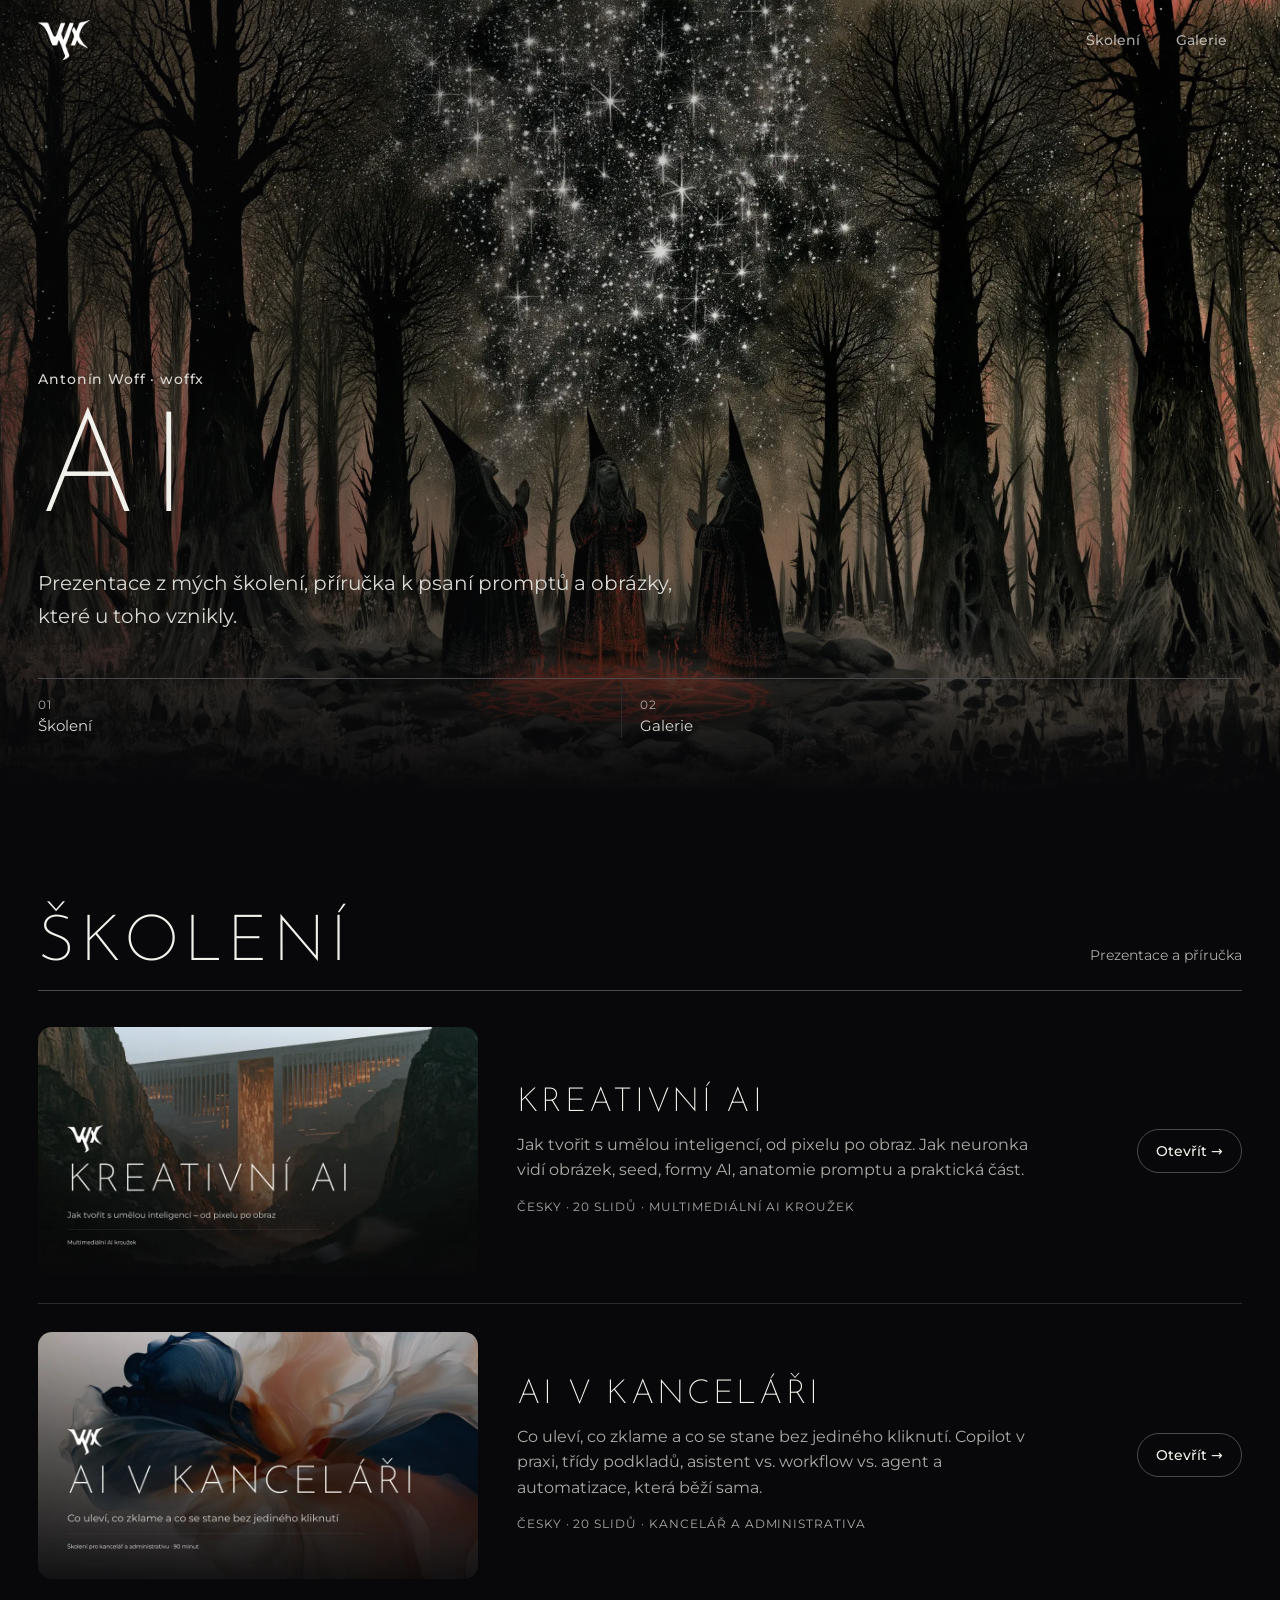
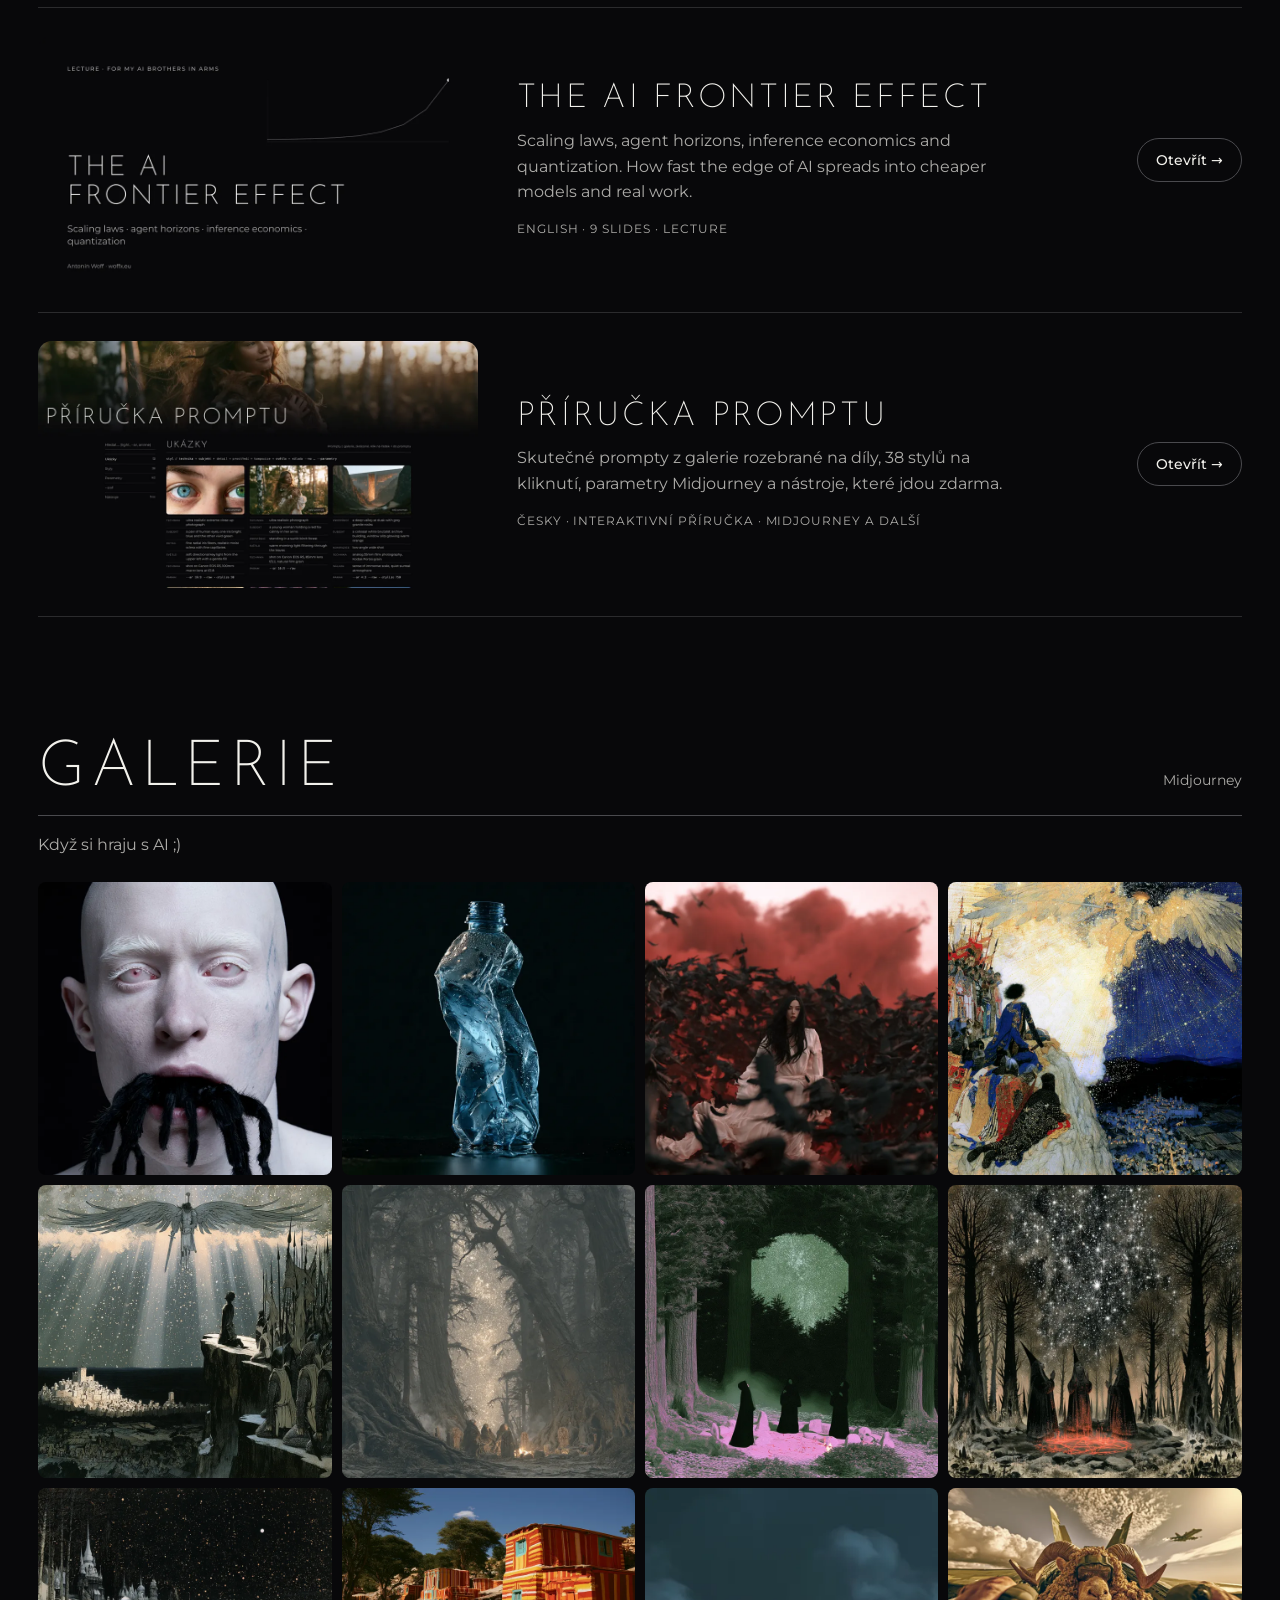
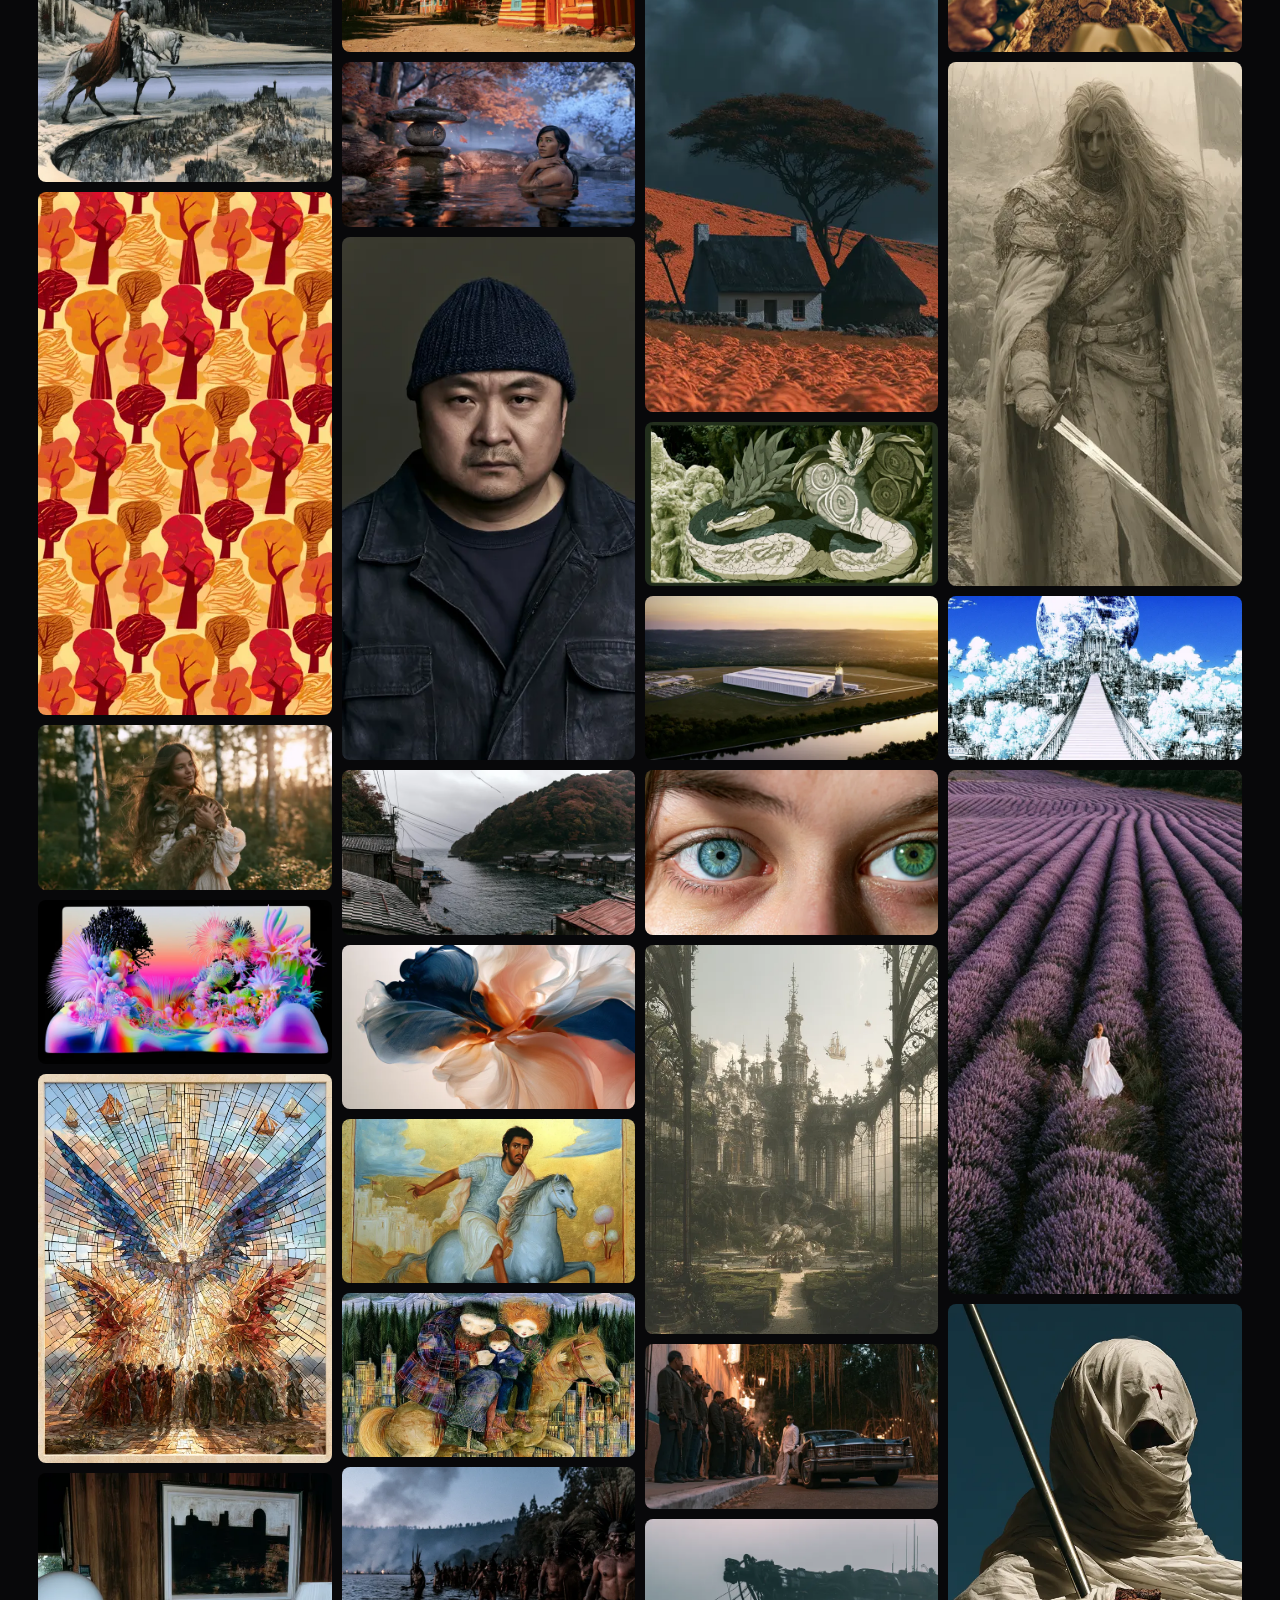
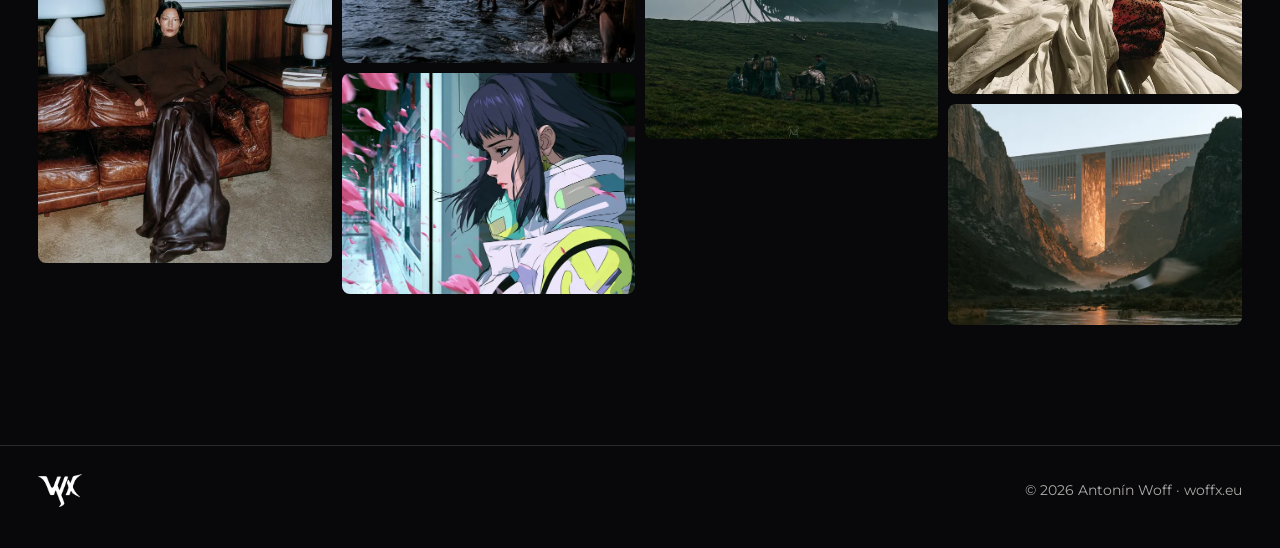
<file: index.html>
<!doctype html>
<html lang="cs"><head><meta charset="utf-8"><meta name="viewport" content="width=device-width,initial-scale=1">
<title>AI | Antonín Woff</title>
<meta name="description" content="Prezentace ze školení o AI, příručka promptu a galerie obrázků z Midjourney. Antonín Woff, woffx.">
<link rel="icon" href="/wx.png">
<link rel="preconnect" href="https://fonts.googleapis.com"><link rel="preconnect" href="https://fonts.gstatic.com" crossorigin>
<link href="https://fonts.googleapis.com/css2?family=Josefin+Sans:wght@200&family=Montserrat:wght@400;500&display=swap" rel="stylesheet">
<link rel="stylesheet" href="/site.css">
<style>
:root{--ink:#08080a;--bone:#f2f1ec;--soft:#d8d7d2;--mut:#acaba8;--l1:#4a4a4e;--l2:#2b2b2d}
*{box-sizing:border-box;margin:0;padding:0}
html{scroll-behavior:smooth}
body{background:var(--ink);color:var(--bone);font:400 16px/1.6 Montserrat,system-ui,sans-serif;-webkit-font-smoothing:antialiased}
a{color:inherit;text-decoration:none}
.arr{font-family:system-ui}
.wrap{max-width:1280px;margin:0 auto;padding:0 clamp(16px,3vw,40px)}
h1,h2{font-family:"Josefin Sans",sans-serif;font-weight:200;text-transform:uppercase;letter-spacing:.08em;line-height:1}

.hero{position:relative;height:88svh;min-height:560px;overflow:hidden}
.hero>img{position:absolute;inset:0;width:100%;height:100%;object-fit:cover;object-position:center 45%}
.hero .scrim{position:absolute;inset:0;background:linear-gradient(0deg,rgba(8,8,10,1) 0%,rgba(8,8,10,.55) 22%,rgba(8,8,10,.1) 55%,rgba(8,8,10,.25) 100%),linear-gradient(90deg,rgba(8,8,10,.55) 0%,rgba(8,8,10,0) 55%)}
.hero .in{position:absolute;left:0;right:0;bottom:0;padding-bottom:clamp(32px,6vh,64px)}
.hero .eb{font-size:14px;font-weight:500;color:var(--soft);letter-spacing:.06em;margin-bottom:16px}
.hero h1{font-size:clamp(56px,11vw,168px)}
.hero p.sub{font-size:clamp(17px,1.6vw,22px);color:var(--soft);max-width:640px;margin-top:20px}
.jump{display:grid;grid-template-columns:repeat(2,minmax(0,1fr));margin-top:clamp(28px,5vh,48px);border-top:1px solid var(--l1)}
.jump a{padding:16px 18px 0 0;border-right:1px solid var(--l2);margin-right:18px;color:var(--soft);font-size:15px;transition:color .2s}
.jump a:last-child{border:0}
.jump a span{display:block;color:var(--mut);font-size:12px;letter-spacing:.06em}
.jump a:hover{color:var(--bone)}

section{padding:clamp(72px,10vw,120px) 0 0}
.sh{display:flex;justify-content:space-between;align-items:baseline;gap:16px;border-bottom:1px solid var(--l1);padding-bottom:14px;margin-bottom:8px}
.sh h2{font-size:clamp(36px,5vw,64px)}
.sh small{color:var(--mut);font-size:14px;text-align:right}

/* trainings */
.decks a{display:grid;grid-template-columns:minmax(0,440px) minmax(0,1fr) auto;gap:clamp(18px,3vw,40px);align-items:center;padding:28px 0;border-bottom:1px solid var(--l2)}
.decks img{width:100%;aspect-ratio:16/9;object-fit:cover;border-radius:14px;display:block;transition:transform .5s}
.decks a:hover img{transform:scale(1.02)}
.decks h3{font:200 clamp(26px,2.6vw,36px)/1.1 "Josefin Sans",sans-serif;text-transform:uppercase;letter-spacing:.08em}
.decks p{color:var(--mut);margin-top:10px;max-width:520px}
.decks small{display:block;margin-top:14px;font-size:12px;color:var(--mut);letter-spacing:.08em}
.btn{display:inline-block;font-size:14px;font-weight:500;border:1px solid var(--l1);border-radius:999px;padding:10px 18px;white-space:nowrap;transition:.2s}
a:hover .btn,.btn:hover{background:var(--bone);color:var(--ink);border-color:var(--bone)}

/* prompting */
.pr{display:grid;grid-template-columns:minmax(0,1.1fr) minmax(0,1fr);gap:clamp(24px,4vw,56px);align-items:center;padding-top:28px}
.pr .mosaic{display:grid;grid-template-columns:repeat(3,1fr);gap:8px}
.pr .mosaic img{width:100%;aspect-ratio:4/3;object-fit:cover;border-radius:10px;display:block}
.pr h3{font:200 clamp(28px,3vw,40px)/1.1 "Josefin Sans",sans-serif;text-transform:uppercase;letter-spacing:.08em}
.pr p{color:var(--mut);margin:14px 0 22px;max-width:480px}
.pr ul{list-style:none;border-top:1px solid var(--l2);margin-bottom:26px}
.pr li a{display:flex;justify-content:space-between;padding:12px 0;border-bottom:1px solid var(--l2);color:var(--soft);transition:.2s}
.pr li a:hover{color:var(--bone);padding-left:6px}
.pr li a span{color:var(--mut);font-size:13px}

/* gallery */
.gal-cap{color:var(--mut);font-size:16px;margin:16px 0 24px}
.grid{display:flex;gap:10px;align-items:flex-start}
.grid .col{flex:1;min-width:0;display:flex;flex-direction:column;gap:10px}
.grid button{display:block;width:100%;border:0;padding:0;background:#141416;border-radius:8px;overflow:hidden;cursor:zoom-in}
.grid img{width:100%;height:auto;display:block;opacity:0;transition:opacity .5s,transform .5s}
.grid img.on{opacity:1}
.grid button:hover img{transform:scale(1.03)}

#lb{position:fixed;inset:0;background:var(--ink);display:none;z-index:30;padding:24px}
#lb.open{display:grid;grid-template-columns:minmax(0,3fr) minmax(0,2fr);gap:40px;align-items:center}
#lb img{width:100%;max-height:90vh;object-fit:contain;border-radius:10px}
#lb .side p{font:13.5px/1.7 ui-monospace,Consolas,monospace;color:var(--soft);max-height:62vh;overflow:auto;margin-bottom:16px}
#lb .side .row{display:flex;gap:10px;flex-wrap:wrap}
#lb button{background:none;border:1px solid var(--l1);color:var(--bone);border-radius:999px;padding:8px 16px;font:500 14px Montserrat,sans-serif;cursor:pointer}
#lb button:hover{border-color:var(--bone)}
#lb .x{position:fixed;top:14px;right:18px;border:0;font-size:32px;line-height:1;color:var(--mut);padding:6px 10px}
#lb .nv{position:fixed;top:50%;transform:translateY(-50%);border:0;font-size:36px;color:var(--mut);padding:10px 14px}
#lb .pv{left:6px}#lb .nx{right:6px}
#toast{position:fixed;left:50%;top:20px;transform:translate(-50%,-20px);background:var(--bone);color:var(--ink);padding:7px 16px;border-radius:999px;font-size:14px;opacity:0;transition:.2s;z-index:40;pointer-events:none}
#toast.on{opacity:1;transform:translate(-50%,0)}

footer{margin-top:clamp(72px,10vw,120px);border-top:1px solid var(--l2)}
footer .wrap{display:flex;justify-content:space-between;align-items:center;gap:16px;padding-top:28px;padding-bottom:40px;color:var(--mut);font-size:14px;flex-wrap:wrap}
footer img{width:44px;height:34px;object-fit:contain}
footer a:hover{color:var(--bone)}

@media (max-width:860px){
 .decks a{grid-template-columns:minmax(0,1fr);gap:14px}
 .decks .btn{justify-self:start}
 .pr{grid-template-columns:minmax(0,1fr)}
 .jump{grid-template-columns:minmax(0,1fr)}
 .jump a{border-right:0;border-bottom:1px solid var(--l2);margin:0;padding:12px 0}
 #lb.open{grid-template-columns:minmax(0,1fr);align-content:start;overflow:auto}
}
</style></head><body>

<header class="hero">
 <img src="img/hero.webp" alt="Tři čarodějnice v kruhu pod hvězdnou oblohou" fetchpriority="high">
 <div class="scrim"></div>
 <nav class="sitenav"><a class="brand" href="/"><img src="/wx.png" alt="Logo WX"></a><div class="links"><a href="/skoleni/">Školení</a><a href="/#galerie">Galerie</a></div></nav>
 <div class="in"><div class="wrap">
  <p class="eb">Antonín Woff · woffx</p>
  <h1>AI</h1>
  <p class="sub">Prezentace z mých školení, příručka k psaní promptů a obrázky, které u toho vznikly.</p>
  <div class="jump">
   <a href="#skoleni"><span>01</span>Školení</a>
   <a href="#galerie"><span>02</span>Galerie</a>
  </div>
 </div></div>
</header>

<main class="wrap">

<section id="skoleni">
 <div class="sh"><h2>Školení</h2><small>Prezentace a příručka</small></div>
 <div class="decks">
  <a href="/skoleni/kreativni-ai/"><img src="skoleni/assets/cover-kreativni-ai.webp" alt="" loading="lazy"><div><h3>Kreativní AI</h3><p>Jak tvořit s umělou inteligencí, od pixelu po obraz. Jak neuronka vidí obrázek, seed, formy AI, anatomie promptu a praktická část.</p><small>ČESKY · 20 SLIDŮ · MULTIMEDIÁLNÍ AI KROUŽEK</small></div><span class="btn">Otevřít <span class="arr">&rarr;</span></span></a>
  <a href="/skoleni/ai-v-kancelari/"><img src="skoleni/assets/cover-ai-v-kancelari.webp" alt="" loading="lazy"><div><h3>AI v kanceláři</h3><p>Co uleví, co zklame a co se stane bez jediného kliknutí. Copilot v praxi, třídy podkladů, asistent vs. workflow vs. agent a automatizace, která běží sama.</p><small>ČESKY · 20 SLIDŮ · KANCELÁŘ A ADMINISTRATIVA</small></div><span class="btn">Otevřít <span class="arr">&rarr;</span></span></a>
  <a href="/skoleni/ai-frontier-effect/"><img src="skoleni/assets/cover-ai-frontier-effect.webp" alt="" loading="lazy"><div><h3>The AI Frontier Effect</h3><p>Scaling laws, agent horizons, inference economics and quantization. How fast the edge of AI spreads into cheaper models and real work.</p><small>ENGLISH · 9 SLIDES · LECTURE</small></div><span class="btn">Otevřít <span class="arr">&rarr;</span></span></a>
  <a href="/prompting/"><img src="skoleni/assets/cover-prompting.webp" alt="" loading="lazy"><div><h3>Příručka promptu</h3><p>Skutečné prompty z galerie rozebrané na díly, 38 stylů na kliknutí, parametry Midjourney a nástroje, které jdou zdarma.</p><small>ČESKY · INTERAKTIVNÍ PŘÍRUČKA · MIDJOURNEY A DALŠÍ</small></div><span class="btn">Otevřít <span class="arr">&rarr;</span></span></a>
 </div>
</section>

<section id="galerie">
 <div class="sh"><h2>Galerie</h2><small>Midjourney</small></div>
 <p class="gal-cap">Když si hraju s AI ;)</p>
 <div class="grid" id="grid"></div>
</section>

</main>

<footer><div class="wrap"><img src="/wx.png" alt="Logo WX"><span>&copy; 2026 Antonín Woff · <a href="https://woffx.eu">woffx.eu</a></span></div></footer>

<div id="lb"><button class="x" aria-label="Zavřít">&times;</button><button class="nv pv" aria-label="Předchozí">&#8249;</button><img alt=""><div class="side"><p></p><div class="row"><button class="cp">Kopírovat prompt</button></div></div><button class="nv nx" aria-label="Další">&#8250;</button></div>
<div id="toast">Zkopírováno</div>

<script>
const G=[["02", 1024, 1024, "Ultra realistic fine art portrait of a bald albino man with translucent porcelain white skin, white eyebrows and eyelashes, pale pink eyes. A large black hairy tarantula crawls out of his open mouth - legs over his lower lip and chin, body half inside. He stares straight into the lens, calm and emotionless. Deep black background. Dramatic low key single soft key light sculpting his bald head and cheekbones; subtle rim light separating him from darkness. Strong contrast between white skin and matte black spider. Macro detail: skin pores, faint blue veins, fine hairs on spider's legs, moisture on lips. Sharp focus on eyes and spider, shallow depth of field. Surreal, unsettling, elegant editorial photography. Negative prompt: hair on head, colorful background, cartoon, illustration, CGI, plastic skin, deformed face, extra spider legs, blurry, text, watermark. --v 8.2"], ["03", 1024, 1024, "Ultra realistic fine art studio product photo of a crumpled, capless clear blue PET plastic bottle standing upright on a glossy black surface against a pure black background. Bottle is crushed and twisted into sharp faceted folds catching light like cut crystal. Fresh condensation covers it: fine mist, tiny beads, and larger droplets running down the folds. Dramatic low key lighting with strip softbox rim lights tracing the silhouette in thin bright lines. Soft backlight glows through translucent plastic, revealing pale blue tint. Caustic reflections and specular highlights glint on droplets and threaded neck. Faint mirror reflection below. Macro detail on water beads and plastic texture, sharp focus, high contrast, minimalistic and moody. Negative prompt: label, cap, white background, dust, fingerprints, cartoon, illustration, CGI look, blurry, text, watermark, logo. --v 8.2"], ["04", 1024, 1024, "Ultra-realistic, dreamlike portrait of a woman with long jet-black hair and a simple flowing white silk dress, standing calm and still at the center. The camera focuses sharply on her eyes. Every iris fiber and eyelash is crisp, and her intense gaze looks straight into the lens. A dense swirling vortex of countless black crows circles her, hundreds upon hundreds of them, so many that they nearly blot out the space around her. Their wings blur mid-flight and a few feathers drift through the air. Behind her the sky is full of turbulent blood-red clouds, thick and billowing with a soft haze. The mood is surreal and ethereal, with the white silk glowing against the crimson. Photorealistic skin texture, fine detail in hair and feathers, shallow depth of field with the eyes as the sharpest point, soft diffused lighting, cinematic composition. Negative prompt: blurry eyes, cartoon, illustration, extra limbs, deformed hands, distorted face, colorful birds, clear sky, text, watermark. --v 8.2"], ["05", 1024, 1024, "A 12th-century prince kneeling on a high rocky cliff with his soldiers kneeling behind him, all in medieval chainmail, surcoats and helmets, banners lowered in reverence. From the night sky above, the Archangel Michael descends - vast wings spread, armored, holding a sword - his radiance filling the entire night sky with beams of light that break through the clouds and wash over the cliff. Beyond the angel’s glow, the sky is densely covered with stars. Far below in the background lies the prince’s medieval kingdom - a walled town, castle towers, villages and fields stretching into the dark valley. Sacred, awe-struck atmosphere, warm angelic light against cool starlit night, volumetric light rays, dramatic shadows across the kneeling men. Negative prompt: modern clothing, daylight, cartoon, extra wings, deformed hands, text, watermark. --sref https://s.mj.run/QzxYBHNx9To --v 8.2"], ["06", 1024, 1024, "A 12th-century prince kneeling on a high rocky cliff with his soldiers kneeling behind him, all in medieval chainmail, surcoats and helmets, banners lowered in reverence. From the night sky above, the Archangel Michael descends - vast wings spread, armored, holding a sword - his radiance filling the entire night sky with beams of light that break through the clouds and wash over the cliff. Beyond the angel’s glow, the sky is densely covered with stars. Far below in the background lies the prince’s medieval kingdom - a walled town, castle towers, villages and fields stretching into the dark valley. Sacred, awe-struck atmosphere, warm angelic light against cool starlit night, volumetric light rays, dramatic shadows across the kneeling men. Negative prompt: modern clothing, daylight, cartoon, extra wings, deformed hands, text, watermark. --sref https://s.mj.run/lpOqmulmFws --v 8.2"], ["07", 1024, 1024, "Three witches performing an ancient Slavic blood magic ritual inside a weathered stone circle, deep within an impenetrably dense, primeval Slavic forest - towering ancient spruces and oaks pressing in from every side, thick undergrowth, moss-covered roots, mist creeping between the trunks. The trees form a tight dark wall around the clearing, their branches reaching overhead and framing a single opening to the sky. Through that gap, the night sky is almost completely covered in stars - a dense, blazing Milky Way. The witches gaze upward in trance, blood ritual symbols on the stones, faint ember light from a small fire. Dark folk-horror atmosphere, volumetric fog, deep shadows between the trees. Negative prompt: open field, sparse trees, daylight, city, modern clothing, cartoon. --sref https://s.mj.run/TKjUz99w_KQ --v 8.2"], ["08", 1024, 1024, "Three witches performing an ancient Slavic blood magic ritual inside a weathered stone circle, deep within an impenetrably dense, primeval Slavic forest - towering ancient spruces and oaks pressing in from every side, thick undergrowth, moss-covered roots, mist creeping between the trunks. The trees form a tight dark wall around the clearing, their branches reaching overhead and framing a single opening to the sky. Through that gap, the night sky is almost completely covered in stars - a dense, blazing Milky Way. The witches gaze upward in trance, blood ritual symbols on the stones, faint ember light from a small fire. Dark folk-horror atmosphere, volumetric fog, deep shadows between the trees. Negative prompt: open field, sparse trees, daylight, city, modern clothing, cartoon. --sref https://s.mj.run/3_PufCp6b3Y --v 8.2"], ["09", 1024, 1024, "三位女巫进行古斯拉夫血魔法仪式的图片，背景是斯拉夫森林、石圈，凝视着几乎完全被星星覆盖的天空，98% 请用英文回答。 --ar 1:1 --edit https://s.mj.run/lpOqmulmFws --v 8.2"], ["10", 1024, 1024, "Goal - Generate an image based on the description. Context - The image should depict a knight. Requirements - The knight must be in white armor with a red cloak. - The knight must be riding a white horse. - The scene takes place in the sky, above a rural landscape. - The landscape should include forests, villages, and a small fortress. - The sky must be starry. Constraints - None. Expected output - An image matching the description. --sref https://s.mj.run/lpOqmulmFws --v 8.2"], ["11", 1456, 816, "ultra realistic documentary photograph, a small African village in bright midday sunlight, low clay-brick houses with hand-painted facades in bold red, yellow, turquoise and orange patterns, the painted walls slightly weathered and cracked, dirt paths between the houses with dry grass and scattered stones, a few wooden carts and clay pots, tall acacia trees casting soft shadows, a clear deep blue sky with a few small white clouds, strong natural sunlight with warm highlights and crisp shadows, realistic dust, weathered paint and clay texture, a lively everyday atmosphere, shot on Canon EOS R5, 35mm lens f/8, natural film grain --no text, letters, numbers, writing, logos, watermarks, brand names, faces, people in close-up, CGI look, illustration, HDR, oversaturated --chaos 10 --ar 16:9 --raw --weird 45 --v 8.2"], ["12", 816, 1456, "small african wilige, gloomy weathr, autumn --chaos 10 --ar 9:16 --raw --stylize 250 --weird 45 --v 8.2"], ["13", 1456, 816, "ultra realistic cockpit photograph, modern fighter jet cockpit, camera mounted low on the instrument panel looking back toward the pilot, a ram-headed pilot with long curved horns and a dense curly woolen fleece covering the face and muzzle, a stern frowning expression visible through the wool, a modern flight helmet with a tinted visor covering the eyes, both hands gripping the control stick and throttle in the foreground, a modern glass cockpit display glowing softly in the background, through the canopy behind the pilot a V-shaped twin tail of the aircraft visible in the foreground, a wingman jet flying in formation in the distance, a vast sky with scattered cumulus clouds and soft sunlight, realistic metal and carbon surfaces with fine wear, shot on Canon EOS R5, 24mm lens f/8, natural film grain --no text, letters, numbers, writing, logos, watermarks, human face, insignia, badges, national markings, emblems, CGI look, illustration, plastic skin --chaos 10 --ar 16:9 --raw --weird 45 --v 8.2"], ["14", 1456, 816, ""], ["15", 816, 1456, "高幻想的王子，身穿装饰华丽的制服，配有金色和白色的点缀，身披长长的白色大衣，向镜头走来，手中拿着一把简单但闪闪发光的银剑，剑无护手，他的脸上有一道穿过眼睛的伤疤，但他微笑着，背景是一个阴沉的战场，但王子的白皙让他显得光彩照人，写实，纹理，微小细节，175mm，写实人物，没有塑料感，没有动漫美学，没有超自然元素 请用英文回答。 --chaos 10 --ar 9:16 --raw --sref https://s.mj.run/TKjUz99w_KQ --profile xemvzjt --stylize 250 --weird 45 --v 8.2"], ["17", 816, 1456, "Create an wallpaper design based on an sureall autumn trees scene --ar 9:16 --raw --stylize 0 --v 8.2"], ["18", 816, 1456, "40-year-old Chinese man, square face, expressionless, cold sharp piercing gaze, stocky powerful build, wearing a dark blue knitted wool beanie, worn old dark bus driver work jacket over a dark crew-neck shirt, facing the camera directly, standing still, clean solid-color backdrop, front view, half-body portrait, character costume test shot, centered composition, soft even studio lighting, muted dark tones, realistic cinematic texture, film still quality, fine skin and fabric detail --ar 9:16 --raw --profile xemvzjt --stylize 0 --v 8.2"], ["19", 1456, 816, "Original basilisk creature for a dark Japanese fantasy animated film inspired by Princess Mononoke. Colossal ancient legless serpent deity with an unforgettable silhouette - immense muscular snake body, broad flattened serpentine skull, enormous pale hypnotic eyes radiating petrifying power, crown of sharp overlapping reptilian fins and asymmetrical bony crests, expandable cobra like neck hood covered in intricate circular fossilized eye patterns, powerful venomous jaws, ancient scales transitioning from dark emerald skin to cracked ivory stone, coils bearing mysterious natural markings. Neither good nor evil - sacred, terrifying, intelligent beyond humanity. Surrounded by ancient statues turning to stone, lush primordial overgrown forest. Muted green and cream palette, richly painted watercolor backgrounds, intricate hand drawn 2D Japanese animation, atmospheric natural lighting, mythical creature concept art. No legs, arms, wings, or antlers. --ar 16:9 --raw --stylize 0 --v 8.2"], ["20", 1456, 816, "Photorealistic sky view of a large white data center that has an attached cooling tower. Building at sunset. Flat land, Texas hill country background, adjacent river --ar 16:9 --raw --profile riph62k --stylize 0 --v 8.2"], ["21", 1456, 816, "the kingdom of heaven --ar 16:9 --raw --sref https://s.mj.run/ctj4uioDQFo --stylize 0 --v 8.2"], ["22", 1456, 816, "ultra realistic photograph of a beautiful young woman standing in a sunlit birch forest, holding a red fox calmly in her arms against her chest, the fox's bushy tail hanging down, soft natural smile, wind moving her hair, warm morning light filtering through the leaves, shot on Canon EOS R5, 85mm lens f/2.2, natural film grain, realistic fur and fabric texture --no text, letters, numbers, writing, logos, watermarks, CGI look, illustration, plastic skin, airbrushed skin --ar 16:9 --raw --v 8.2"], ["23", 1456, 816, "small japan fishing/whaling village, gloomy weather, autumn --ar 16:9 --raw --stylize 0 --v 8.2"], ["24", 1456, 816, "ultra realistic extreme close-up photograph of a pair of human eyes, only the eye area and the bridge of the nose visible, one iris bright blue and the other vivid green, natural heterochromia with fine radial iris fibers and a slightly darker limbal ring, realistic moist sclera with fine capillaries, natural lash line with individual lashes and a faint shadow from the upper lid, skin texture with visible pores, fine vellus hair, micro-lines around the eyes and subtle redness at the inner corners, soft directional key light from the upper left with a gentle fill, natural catchlights in both irises, shallow depth of field with the far eye slightly softer, shot on Canon EOS R5, 100mm macro lens at f/2.8, 1/200 s, ISO 200, natural film grain, neutral dark background, photorealistic, true-to-life skin detail, unretouched --no text, letters, numbers, writing, logos, watermarks, full face, mouth, CGI look, illustration, plastic skin, airbrushed skin, oversmoothing --ar 16:9 --raw --stylize 50 --v 8.2"], ["25", 816, 1456, "Ultra realistic cinematic aerial drone photograph, shot straight down from a drone at high altitude, a vast lavender field with thousands of purple rows covering the entire landscape to the horizon, forming dense natural stripes. Exactly ONE single person is precisely centered in the composition, a lone figure in a plain white linen outfit standing among the lavender rows, seen from directly above, head and face not visible, the figure small and naturally proportioned against the enormous field. Deep green-grey foliage visible between the rows adds texture and depth. Elevated wide angle perspective reveals enormous field scale. Soft diffused daylight, realistic petal and stem textures, subtle natural shadows, cinematic color grading, photorealistic botanical detail. No buildings, paths, text, or watermarks. Not ground level, not close up, not macro. Vertical 9:16 composition --no text, letters, numbers, writing, logos, watermarks, faces, buildings, roads, CGI look, illustration --ar 9:16 --raw --stylize 150 --v 8.2"], ["26", 1456, 816, "exoplante flora in a prosperus colurfule enviorement, sky si orange, there is a blue river near the garden, lot of alien flowers --ar 16:9 --raw --sref https://s.mj.run/Fq9mWECaFrY --stylize 0 --v 8.2"], ["27", 1456, 816, "abstract art composition, flowing organic forms of translucent glass and soft matte paint layered across the canvas, sweeping curves overlapping with sharp geometric planes, a rich interplay of deep indigo, warm ochre, blush pink and pale silver, soft gradients bleeding into fine textured brushstrokes, light refracting through the forms into subtle color bands, large open negative space with a single dominant form slightly off-center, museum-print quality, tactile surface with visible paint grain, minimal and contemplative --no text, letters, numbers, writing, logos, faces, figures, buildings, landscape, recognizable objects --ar 16:9 --raw --stylize 300 --v 8.2"], ["28", 928, 1232, "cubist stained-glass mosaic, a single unified scene made entirely of glass tiles, a grand rococo chateau facade in the background with ornate scrollwork, decorative curling patterns and tall arched windows, a formal palace park with clipped hedges, symmetrical gravel paths and fountains in the foreground, winged angels descending from the sky onto the park, mingling with a group of people, figures built from sharp geometric facets, several small wooden sailing ships drifting far apart across the upper sky, each ship only a small detail, the main focus on the angels and people in the center, no separate frame or border around the scene, each tile in a distinct color: ruby, sapphire, amber, emerald and violet, pale gold accents on the chateau facade, black lead lines between the tiles, aged cathedral-glass texture, faces rendered as abstract facets with no features, symmetrical radiating composition --no text, letters, numbers, writing, logos, emblems, insignia, realistic faces, photograph, CGI look, UFO, saucer, border, frame, background panel --ar 3:4 --raw --sref https://s.mj.run/TKjUz99w_KQ --stylize 250 --v 8.2"], ["29", 928, 1232, "cubist stained-glass mosaic, a single unified scene made entirely of glass tiles, winged angels descending from the sky onto a sunlit plaza, mingling with a group of people, figures built from sharp geometric facets, several small wooden sailing ships drifting far apart across the upper sky, each ship only a small detail with amber and brown glass tiles and pale ivory sails, the ships scattered and not dominant, the main focus on the angels and people in the center, no separate frame or border around the scene, each tile in a distinct color: ruby, sapphire, amber, emerald and violet, black lead lines between the tiles, aged cathedral-glass texture, faces rendered as abstract facets with no features, symmetrical radiating composition --no text, letters, numbers, writing, logos, emblems, insignia, realistic faces, photograph, CGI look, UFO, saucer, border, frame, background panel --ar 3:4 --raw --profile riph62k --stylize 250 --v 8.2"], ["30", 1456, 816, "painted 13th-century medieval manuscript illumination on gold leaf background, very light and airy palette of pale ivory, soft sky blue, pastel rose and bright gold leaf, a young prince in embroidered light armor and a pale rose cloak riding a white-grey horse, the rider as the main focus placed off-center on the right third of the frame, face hidden under a closed helm, flat stylized perspective with delicate outlines, a walled medieval city with pale crenellated towers and small pennants on the left, a bright gold leaf sky with stylized clouds, a few stylized trees with rounded pastel canopies, flat decorative borders, aged parchment texture, asymmetric composition --no text, letters, numbers, writing, logos, faces, emblems, insignia, HUD, video game, CGI look, modern objects, dark shadows, photograph --chaos 100 --ar 16:9 --raw --sref https://s.mj.run/ym9mdk5-DLQ --profile xemvzjt --stylize 250 --v 8.2"], ["31", 1456, 816, "a knaz riding a horese with his man overlooking citi background forests and mountains --chaos 100 --ar 16:9 --raw --sref https://s.mj.run/QzxYBHNx9To --profile xemvzjt --stylize 0 --v 8.2"], ["32", 928, 1232, "photorealistic portrait of a shrouded figure, the entire body wrapped in layers of white scarves and sheets, one hand reaching out from the white fabric, its skin covered in black and red blisters, the hand gripping a silver lance, a solid rod of pure polished silver metal with no detail, metallic finish, the face completely covered by the white sheets with only a few drops of blood on the area of the face, solid sky blue background, hyper realistic, microdetails, professional studio lighting, faint film grain, ethereal glow, shot on Nikon Z5, 175mm lens --no text, letters, numbers, writing, logos, emblems, insignia, CGI look, illustration, video game --ar 3:4 --raw --sref https://s.mj.run/jB-V8vUZlQM --profile xemvzjt --stylize 150 --v 8.2"], ["33", 1456, 816, "cinematic street photograph at dusk, a narrow Mexican street with pastel-painted concrete walls, hanging strings of lights and old neon signs with no letters, a vintage classic car with chrome bumpers pulling up to the curb, a lieutenant in a crisp white suit jacket stepping out, a group of men in dark jackets lining up on both sides of the street, several holding rifles and handguns at their sides, one man lighting a cigarette with a cupped hand, smoke drifting in the warm air, a hidden hideout deep in a mangrove forest and dense jungle visible behind the street as a dark green backdrop, tangled mangrove roots and hanging vines, warm amber and deep teal palette with deep shadows, low-angle medium-wide shot, shot on Canon EOS R5, 35mm lens f/2.8, natural film grain --no text, letters, numbers, writing, logos, faces, emblems, insignia, brand names, drugs, blood --chaos 10 --ar 16:9 --raw --profile b7akcgw --stylize 150 --weird 13 --v 8.2"], ["34", 1344, 896, "photorealistic historical scene, Mexica warriors defending the causeway of Tenochtitlan during the 1521 siege, painted cotton armor and feathered headdresses, obsidian-edged macuahuitl clubs and wooden shields, dust and sweat on bare shoulders, shallow lake water splashing around bare feet, smoke from burning canoes drifting across a grey-blue dawn sky, a dense line of warriors in the middle ground, low-angle medium shot, shot on Canon EOS 5D Mark IV, 35mm lens f/4, natural dawn light, realistic skin texture and dirt, documentary photography, muted earth palette with natural color grading --no text, letters, numbers, writing, logos, CGI look, 3D, render, plastic skin, painting, illustration --chaos 10 --ar 3:2 --raw --profile b7akcgw --stylize 150 --weird 13 --v 8.2"], ["35", 928, 1232, "A fashion photoshoot in a 1970s Mid-Century house, designer furniture, shot on Canon EOS 6D Mark II, 24mm lens f/5.6, wide shot, high fashion magazine editorial style, offbeat and alternative aesthetic, model with unconventional facial features, realistic skin, natural skin texture with visible pores, natural skin glow, realistic facial expressions --no CGI look, no 3D, no render, no plastic skin, no bald, no unreal faces, no skinny, no botox --chaos 30 --ar 3:4 --raw --sref 1903707600 --profile y2mypgs na5itic --stylize 90 --v 8.2"], ["36", 1232, 928, "greenplains hills with bit of rock showint over dense grass, grupe of 5 old earth soldiers with solid green uniforms and visible retro militari insignia camping, one soldier is starting campfier, cople of donkes saddeld near soldiers one soldiers si tending the donkes, foggy, moody, retro futuristic, beckground: gigantic war maching emerging form fog, photorealistic --chaos 10 --ar 4:3 --raw --weird 13 --v 8.2"], ["37", 1232, 928, "remaster --chaos 10 --ar 4:3 --raw --sref https://s.mj.run/lfAlrONYsjY --weird 13 --v 8.2"], ["38", 1232, 928, "a deep valley at dusk with grey granite rocks peeking through dark vegetation, in the middle a colossal white brutalist archive building with deep rhythmic window slits glowing warm orange from inside, thousands of blank paper receipts streaming out of its openings and flying toward the camera, a few receipts large and slightly motion-blurred in the foreground, low mist along the valley floor, low-angle wide shot, analog 35mm film photography, Kodak Portra grain, warm sepia palette with deep near-black shadows and pale sand highlights, sense of immense scale, quiet surreal atmosphere --no text, letters, logos, faces, blue --ar 4:3 --raw --stylize 750 --v 8.1"]];
const grid=document.getElementById('grid'),lb=document.getElementById('lb');let c=0;
/* newest first, laid out row by row: each next image goes to the shortest column */
const tiles=G.map(([k,w,h],i)=>{const b=document.createElement('button');b.setAttribute('aria-label','Zobrazit obrázek');const im=new Image();im.loading='lazy';im.width=w;im.height=h;im.alt='';im.onload=()=>im.classList.add('on');im.src='thumb/'+k+'.webp';b.append(im);b.onclick=()=>show(i);b._r=h/w;return b});
let ncol=0;
function layout(){const w=grid.clientWidth;const n=w>=1100?4:w>=760?3:w>=340?2:1;if(n===ncol)return;ncol=n;grid.innerHTML='';const cols=[],hs=[];for(let j=0;j<n;j++){const c=document.createElement('div');c.className='col';grid.append(c);cols.push(c);hs.push(0)}
 tiles.forEach(b=>{let j=hs.indexOf(Math.min(...hs));cols[j].append(b);hs[j]+=b._r})}
layout();let rt;addEventListener('resize',()=>{clearTimeout(rt);rt=setTimeout(layout,150)});
function show(i){c=(i+G.length)%G.length;const [k,,,p]=G[c];lb.querySelector('img').src='img/'+k+'.webp';const t=lb.querySelector('.side p');t.textContent=p||'';lb.querySelector('.side').style.display=p?'':'none';lb.classList.add('open');document.body.style.overflow='hidden'}
function close(){lb.classList.remove('open');document.body.style.overflow=''}
lb.querySelector('.x').onclick=close;lb.querySelector('.pv').onclick=()=>show(c-1);lb.querySelector('.nx').onclick=()=>show(c+1);
lb.onclick=e=>{if(e.target===lb)close()};
lb.querySelector('.cp').onclick=()=>{const p=G[c][3];const t=document.getElementById('toast');navigator.clipboard&&navigator.clipboard.writeText(p);t.classList.add('on');setTimeout(()=>t.classList.remove('on'),1300)};
addEventListener('keydown',e=>{if(!lb.classList.contains('open'))return;if(e.key==='Escape')close();if(e.key==='ArrowLeft')show(c-1);if(e.key==='ArrowRight')show(c+1)});
let x0=null;lb.addEventListener('touchstart',e=>x0=e.touches[0].clientX,{passive:true});lb.addEventListener('touchend',e=>{if(x0===null)return;const d=e.changedTouches[0].clientX-x0;if(Math.abs(d)>50)show(c+(d<0?1:-1));x0=null});
</script>
</body></html>
</file>
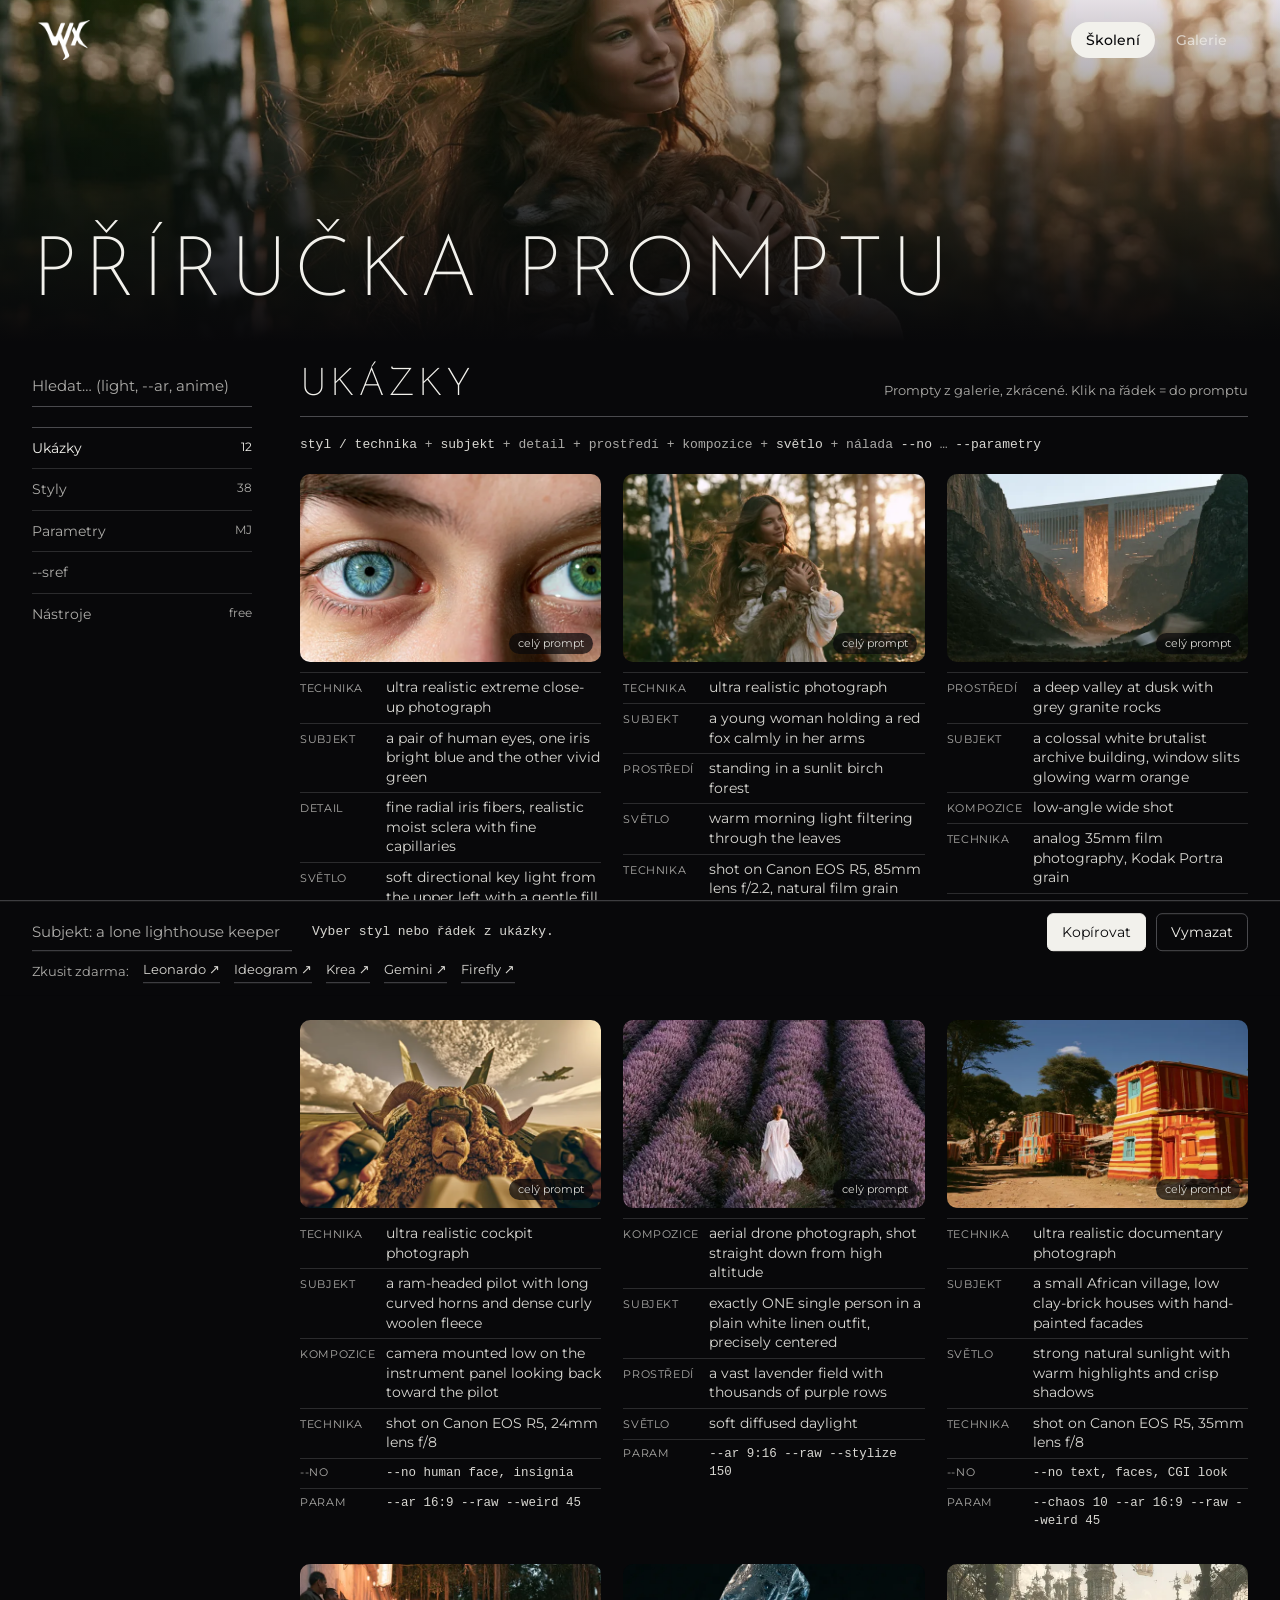
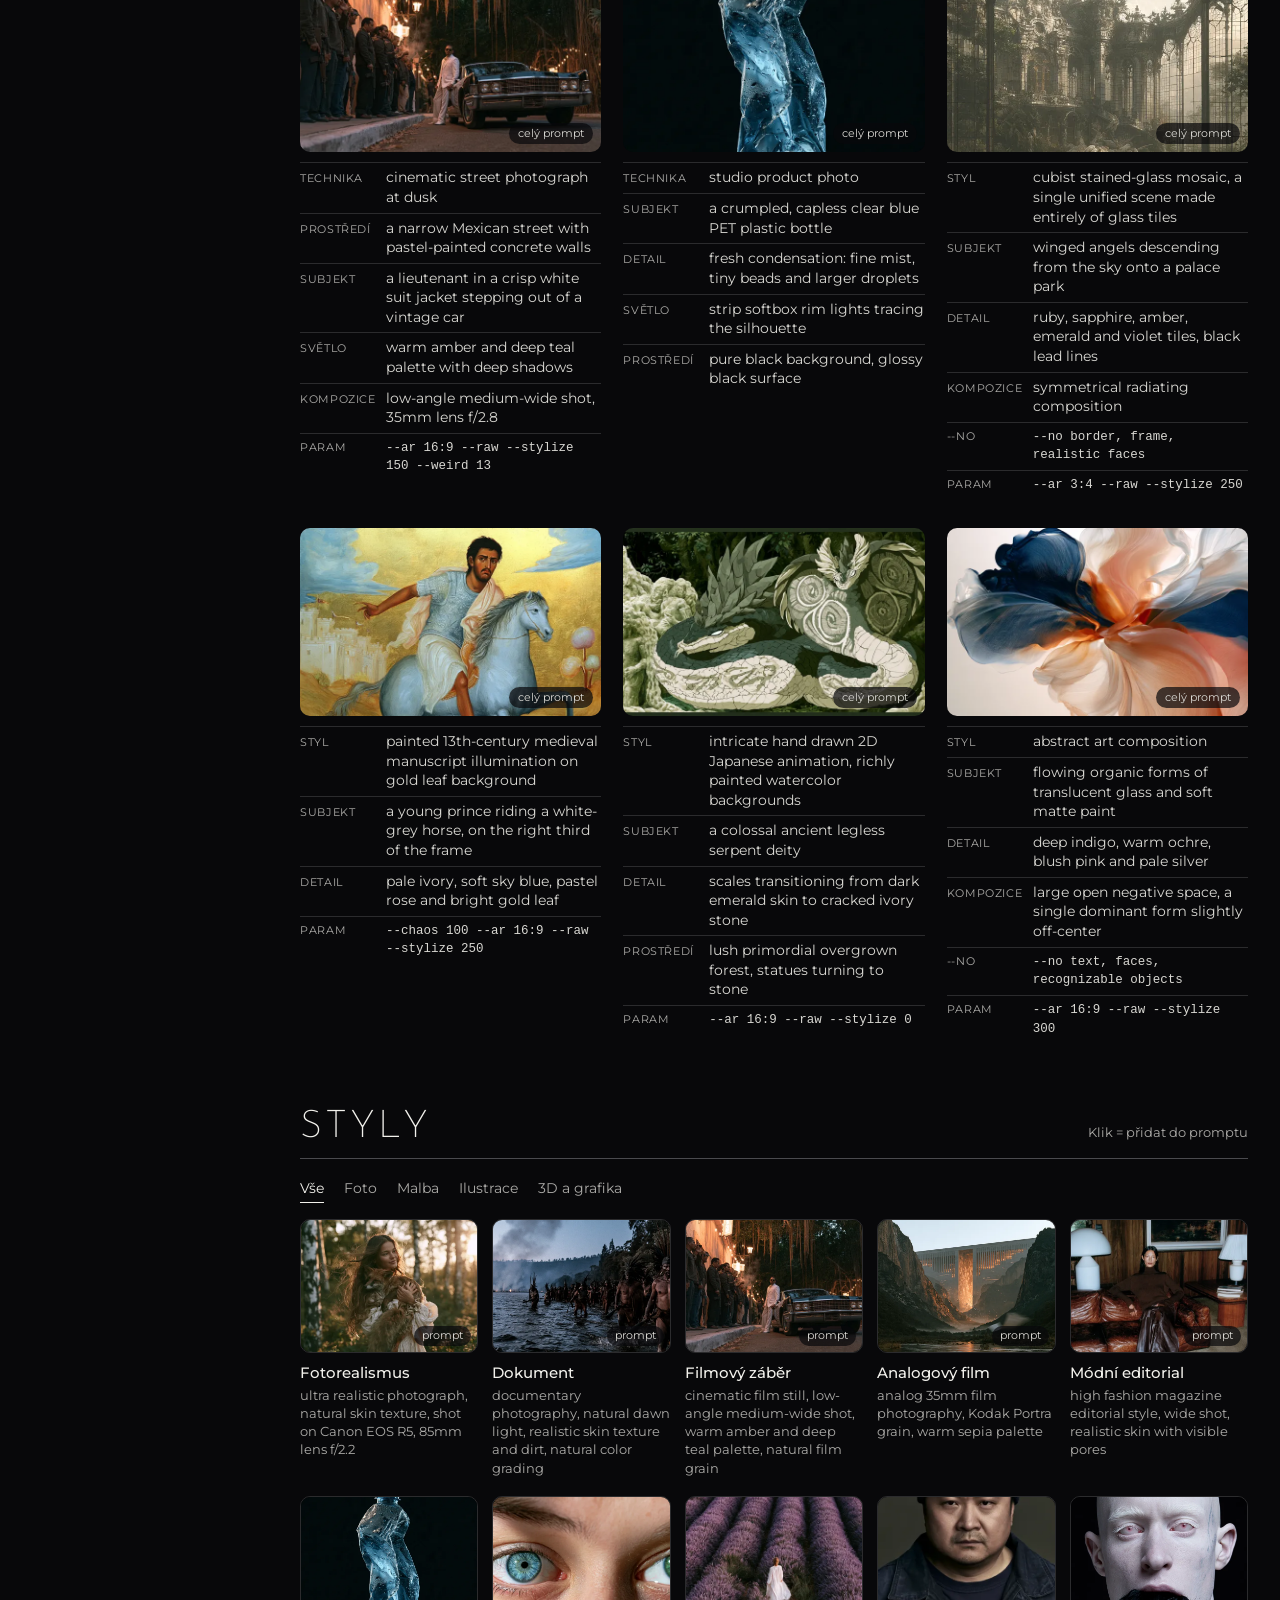
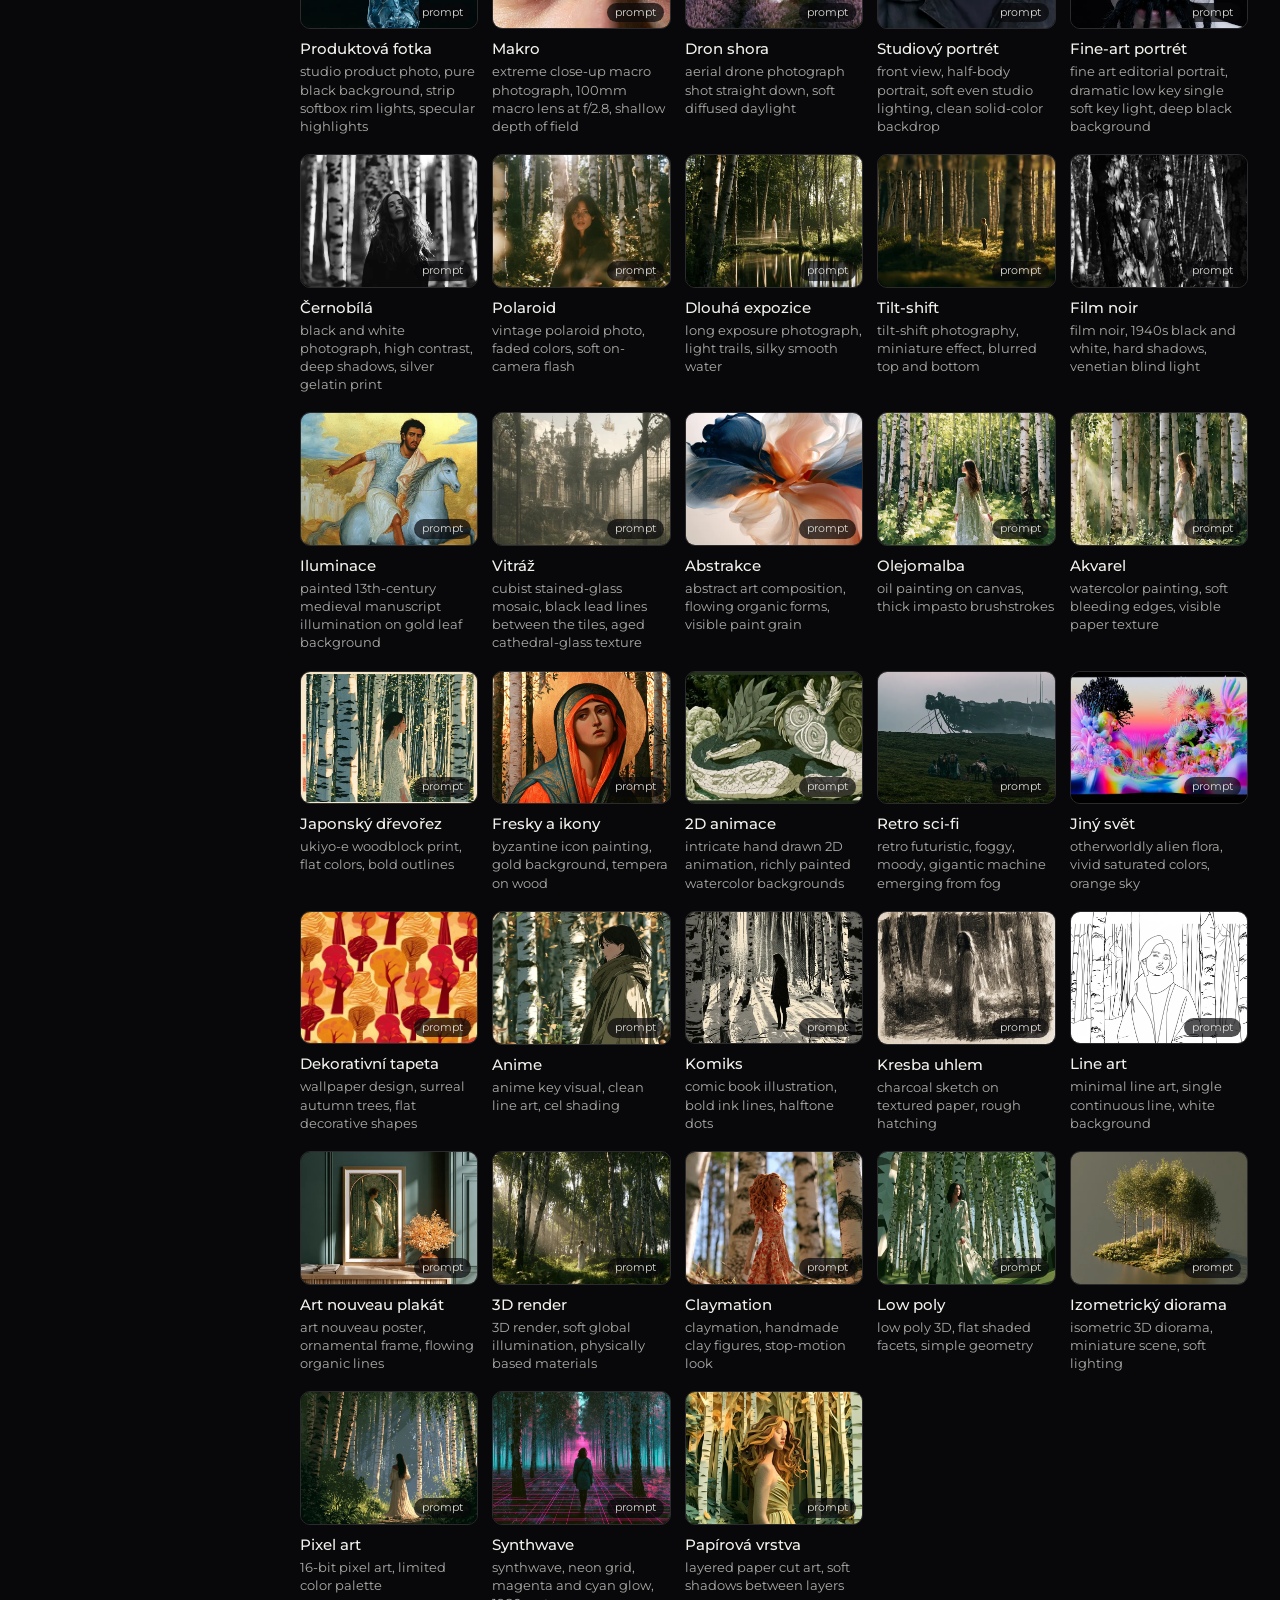
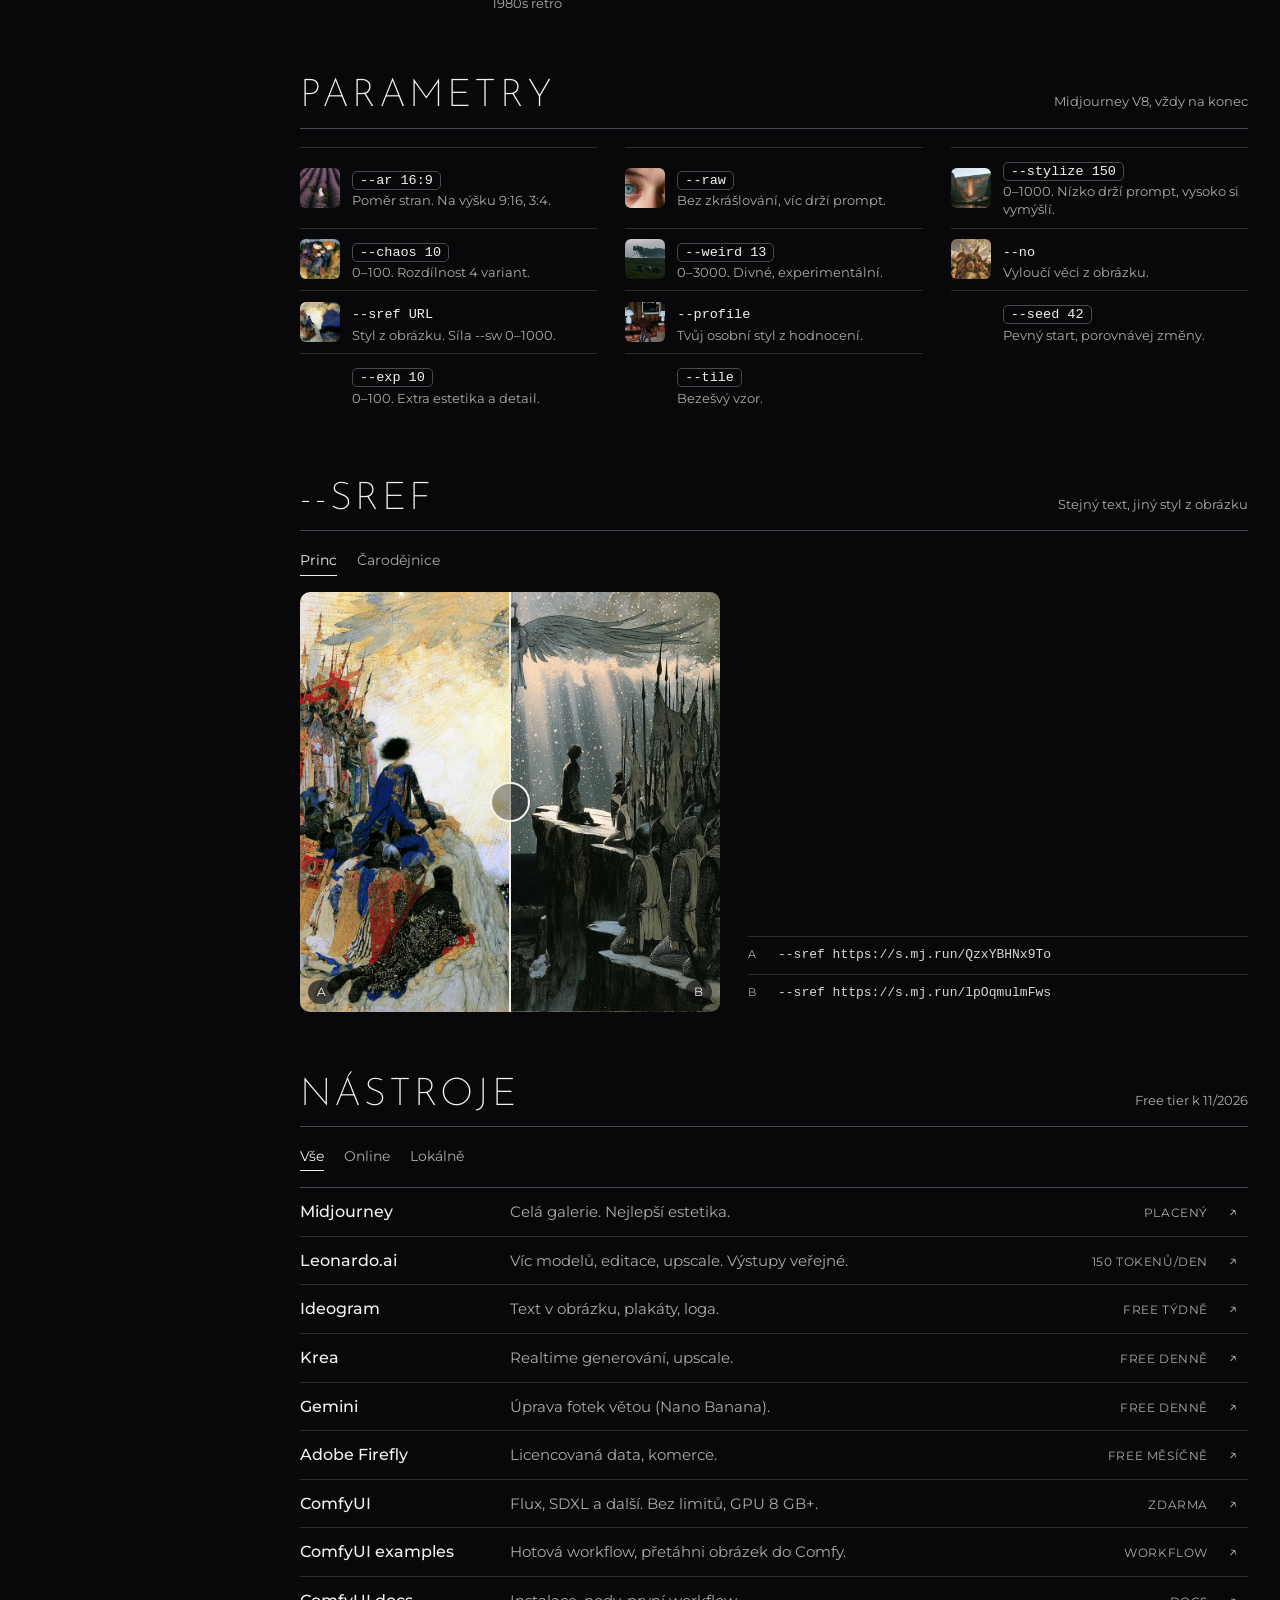
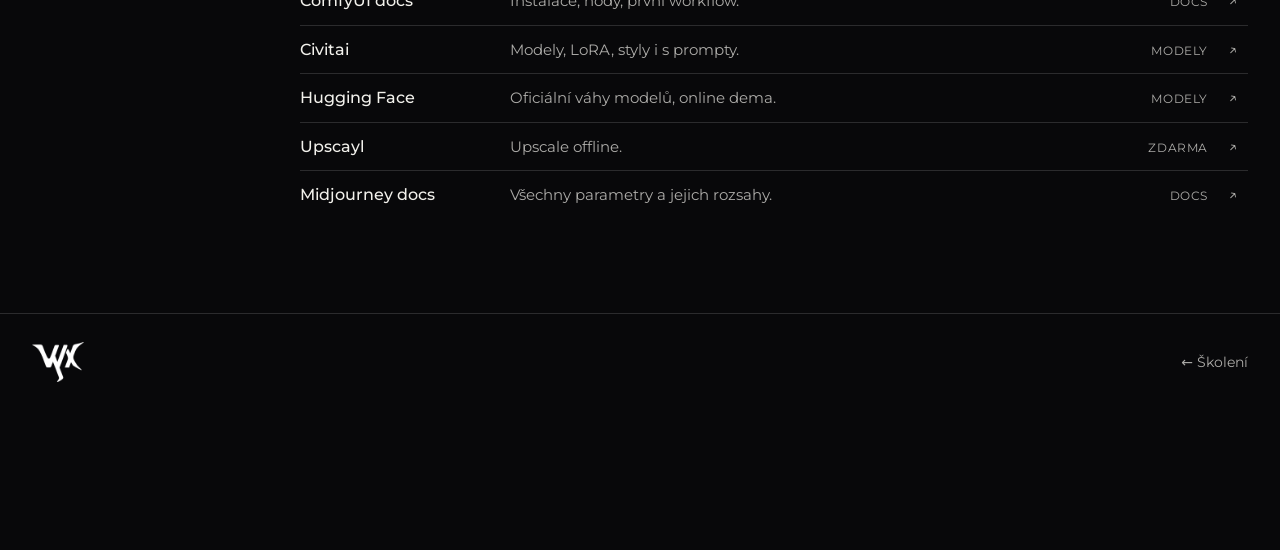
<file: prompting/index.html>
<!doctype html>
<html lang="cs"><head><meta charset="utf-8"><meta name="viewport" content="width=device-width,initial-scale=1">
<title>Příručka promptu | woffx</title>
<link rel="icon" href="/wx.png"><link rel="stylesheet" href="/site.css">
<link rel="preconnect" href="https://fonts.googleapis.com"><link rel="preconnect" href="https://fonts.gstatic.com" crossorigin>
<link href="https://fonts.googleapis.com/css2?family=Josefin+Sans:wght@200&family=Montserrat:wght@400;500&display=swap" rel="stylesheet">
<style>
:root{--ink:#08080a;--bone:#f2f1ec;--soft:#d8d7d2;--mut:#acaba8;--l1:#4a4a4e;--l2:#2b2b2d}
*{box-sizing:border-box;margin:0;padding:0}
html{scroll-behavior:smooth;scroll-padding-top:24px}
body{background:var(--ink);color:var(--bone);font:400 16px/1.6 Montserrat,system-ui,sans-serif;-webkit-font-smoothing:antialiased;padding-bottom:140px}
a{color:inherit}
button,input{font:inherit;color:inherit;background:none;border:0}
button{cursor:pointer}
code{font-family:ui-monospace,Consolas,monospace}
h1,h2{font-family:"Josefin Sans",sans-serif;font-weight:200;text-transform:uppercase;letter-spacing:.08em;line-height:1.05}
.arr{font-family:system-ui}
.hide{display:none!important}

.band{position:relative;height:38vh;min-height:280px;overflow:hidden}
.band>img{position:absolute;inset:0;width:100%;height:100%;object-fit:cover;object-position:center 40%}
.band .scrim{position:absolute;inset:0;background:linear-gradient(0deg,rgba(8,8,10,1) 0%,rgba(8,8,10,.5) 55%,rgba(8,8,10,.1) 100%)}
.band .top{position:absolute;top:24px;left:32px;right:32px;display:flex;justify-content:space-between;align-items:center}
.band .top a{font-size:14px;color:var(--soft);text-decoration:none;letter-spacing:.06em}
.band h1{position:absolute;left:32px;bottom:24px;font-size:clamp(40px,6.5vw,96px)}
.logo{width:52px;height:40px;object-fit:contain;display:block}

.lay{display:grid;grid-template-columns:220px minmax(0,1fr);gap:48px;max-width:1400px;margin:0 auto;padding:0 32px}
aside{position:sticky;top:24px;align-self:start;padding-top:24px}
.search{width:100%;border-bottom:1px solid var(--l1);padding:8px 0;font-size:15px;outline:none;margin-bottom:20px}
.search:focus{border-color:var(--bone)}
.search::placeholder{color:var(--mut)}
.idx a{display:flex;justify-content:space-between;padding:9px 0;border-top:1px solid var(--l2);font-size:14px;color:var(--mut);text-decoration:none}
.idx a:first-child{border-color:var(--l1)}
.idx a:hover,.idx a.on{color:var(--bone)}
.idx a span{font-size:12px}
main{min-width:0;padding-top:24px}
section{padding:0 0 64px}
section>header{display:flex;justify-content:space-between;align-items:baseline;gap:16px;border-bottom:1px solid var(--l1);padding-bottom:10px;margin-bottom:18px}
h2{font-size:clamp(28px,3vw,40px)}
section>header small{color:var(--mut);font-size:13px;text-align:right}
.tabs{display:flex;gap:20px;margin-bottom:16px;flex-wrap:wrap}
.tabs button{font-size:14px;color:var(--mut);padding-bottom:3px;border-bottom:1px solid transparent}
.tabs button.on{color:var(--bone);border-color:var(--bone)}
.formula{font:13px/1.6 ui-monospace,Consolas,monospace;color:var(--mut);margin-bottom:18px}
.formula b{color:var(--soft);font-weight:400}

/* examples */
.ex{display:grid;grid-template-columns:repeat(auto-fill,minmax(300px,1fr));gap:28px 22px}
.card .im{position:relative;aspect-ratio:16/10;border-radius:10px;overflow:hidden;cursor:zoom-in;display:block;width:100%}
.card .im img{width:100%;height:100%;object-fit:cover;display:block;transition:transform .4s}
.card .im:hover img{transform:scale(1.03)}
.card .im span{position:absolute;right:8px;bottom:8px;font-size:11px;background:rgba(8,8,10,.7);padding:2px 9px;border-radius:999px;color:var(--soft)}
.card ul{list-style:none;margin-top:10px}
.card li{display:grid;grid-template-columns:76px minmax(0,1fr);gap:10px;padding:5px 0;border-top:1px solid var(--l2);align-items:baseline}
.card li small{font-size:10.5px;letter-spacing:.06em;text-transform:uppercase;color:var(--mut)}
.card li button{text-align:left;font-size:13.5px;line-height:1.45;color:var(--soft);border-radius:4px;padding:1px 4px;margin:-1px -4px;transition:.15s}
.card li button.m{font:12.5px/1.5 ui-monospace,Consolas,monospace}
.card li button:hover{color:var(--bone);background:#16161a}
.card li button.on{background:var(--bone);color:var(--ink)}

/* styles */
.sg{display:grid;grid-template-columns:repeat(auto-fill,minmax(170px,1fr));gap:18px 14px;align-items:start}
.sc{display:block;text-align:left}
.sc .ti{position:relative;aspect-ratio:4/3;border-radius:10px;overflow:hidden;border:1px solid var(--l2);background:#0f0f12}
.sc .ti img{width:100%;height:100%;object-fit:cover;display:block;transition:transform .4s}
.sc:hover .ti img{transform:scale(1.04)}
.sc b{display:block;font-weight:500;font-size:15px;margin-top:8px}
.sc span{display:block;color:var(--mut);font-size:12.5px;line-height:1.45;margin-top:2px}
.sc.on .ti{outline:2px solid var(--bone);outline-offset:2px}
.sc.on b::after{content:" ✓";font-family:system-ui}
.sc .pr{position:absolute;right:6px;bottom:6px;font-size:11px;background:rgba(8,8,10,.7);padding:2px 8px;border-radius:999px;color:var(--soft)}

/* params */
.pg{display:grid;grid-template-columns:repeat(auto-fill,minmax(250px,1fr));gap:0 28px}
.pi{display:grid;grid-template-columns:40px minmax(0,1fr);gap:12px;align-items:center;padding:9px 0;border-top:1px solid var(--l2)}
.pi img{width:40px;height:40px;border-radius:6px;object-fit:cover;cursor:zoom-in;display:block}
.pi i{width:40px;height:40px;display:block}
.pi code,.pi button{font:13.5px ui-monospace,Consolas,monospace;color:var(--bone);justify-self:start}
.pi button{border:1px solid var(--l1);border-radius:5px;padding:1px 7px}
.pi button:hover{border-color:var(--bone)}
.pi button.on{background:var(--bone);color:var(--ink);border-color:var(--bone)}
.pi p{font-size:13px;color:var(--mut);line-height:1.4}

/* sref */
.srefw{display:grid;grid-template-columns:minmax(0,420px) minmax(0,1fr);gap:28px;align-items:end}
.cmp{position:relative;aspect-ratio:1;border-radius:10px;overflow:hidden;user-select:none;touch-action:none;cursor:ew-resize}
.cmp img{position:absolute;inset:0;width:100%;height:100%;object-fit:cover;pointer-events:none}
.cmp .b{clip-path:inset(0 0 0 var(--x,50%))}
.cmp .bar{position:absolute;top:0;bottom:0;left:var(--x,50%);width:2px;background:var(--bone);transform:translateX(-1px)}
.cmp .bar::after{content:"";position:absolute;top:50%;left:50%;width:36px;height:36px;border:2px solid var(--bone);border-radius:50%;transform:translate(-50%,-50%);background:rgba(8,8,10,.35)}
.cmp .lab{position:absolute;bottom:8px;font-size:12px;background:rgba(8,8,10,.6);padding:2px 9px;border-radius:999px}
.cmp .la{left:8px}.cmp .lb{right:8px}
.srefw .kv div{padding:8px 0;border-top:1px solid var(--l2);font-size:13px;display:flex;gap:12px;align-items:baseline}
.srefw .kv small{color:var(--mut);width:18px}
.srefw .kv code{word-break:break-all;color:var(--soft)}

/* tools */
.tools a{display:grid;grid-template-columns:190px minmax(0,1fr) 130px 20px;gap:20px;align-items:baseline;padding:11px 0;border-top:1px solid var(--l2);text-decoration:none}
.tools a:first-child{border-color:var(--l1)}
.tools a:hover b{text-decoration:underline}
.tools b{font-weight:500}
.tools span{color:var(--mut);font-size:15px}
.tools i{font-style:normal;font-size:12px;color:var(--mut);text-align:right;letter-spacing:.05em}
.tools em{font-style:normal;color:var(--mut)}

/* composer */
#bar{position:fixed;left:0;right:0;bottom:0;background:var(--ink);border-top:1px solid var(--l1);z-index:8;transform:translateY(100%);transition:transform .25s}
#bar.on{transform:none}
#bar .in{max-width:1400px;margin:auto;padding:12px 32px;display:grid;grid-template-columns:minmax(0,260px) minmax(0,1fr) auto;gap:8px 20px;align-items:center}
#bar input{border-bottom:1px solid var(--l1);padding:6px 0;font-size:15px;outline:none;width:100%}
#bar input:focus{border-color:var(--bone)}
#bar input::placeholder{color:var(--mut)}
#bar p{font:13px/1.5 ui-monospace,Consolas,monospace;color:var(--soft);max-height:60px;overflow:auto;word-break:break-word}
#bar .btns{display:flex;gap:10px}
#bar .btns button{border:1px solid var(--l1);border-radius:6px;padding:7px 14px;font-size:14px}
#bar .btns button.pri{background:var(--bone);color:var(--ink);border-color:var(--bone)}
.try{display:flex;flex-wrap:wrap;align-items:center;gap:6px 14px;font-size:13px;color:var(--mut)}
.try a{color:var(--soft);text-decoration:none;border-bottom:1px solid var(--l1);padding-bottom:1px}
.try a:hover{color:var(--bone);border-color:var(--bone)}
#bar .try{grid-column:1/-1}

#pv{position:fixed;width:140px;border-radius:8px;pointer-events:none;z-index:7;opacity:0;transition:opacity .12s;box-shadow:0 0 0 1px var(--l1)}
#pv.on{opacity:1}
#lb{position:fixed;inset:0;background:var(--ink);display:none;z-index:9;padding:32px;overflow:auto}
#lb.open{display:grid;grid-template-columns:minmax(0,3fr) minmax(0,2fr);gap:40px;align-items:center}
#lb img{width:100%;max-height:88vh;object-fit:contain;border-radius:12px}
#lb p{font:14px/1.7 ui-monospace,Consolas,monospace;color:var(--soft);max-height:66vh;overflow:auto;margin-bottom:14px}
#lb .x{position:fixed;top:16px;right:24px;font-size:34px;line-height:1;color:var(--mut)}
#lb .cp{border-bottom:1px solid var(--l1);font-size:14px;color:var(--mut);margin-bottom:16px}
#toast{position:fixed;left:50%;top:24px;transform:translate(-50%,-20px);background:var(--bone);color:var(--ink);padding:7px 16px;border-radius:999px;font-size:14px;opacity:0;transition:.2s;z-index:10;pointer-events:none}
#toast.on{opacity:1;transform:translate(-50%,0)}
footer{max-width:1400px;margin:30px auto 0;padding:28px 32px;border-top:1px solid var(--l2);display:flex;justify-content:space-between;align-items:center}
footer a{color:var(--mut);text-decoration:none;font-size:14px}

@media (max-width:960px){
 .band{height:30vh;min-height:220px}.band .top{left:16px;right:16px}.band h1{left:16px}
 .lay{grid-template-columns:minmax(0,1fr);gap:0;padding:0 16px}
 aside{position:sticky;top:0;z-index:6;background:var(--ink);margin:0 -16px;padding:10px 16px 0;border-bottom:1px solid var(--l2)}
 .search{margin-bottom:6px}
 .idx{display:flex;overflow-x:auto;gap:18px;scrollbar-width:none}
 .idx a{border:0;white-space:nowrap;padding:6px 0 10px}.idx a span{display:none}
 html{scroll-padding-top:110px}
 .ex{grid-template-columns:minmax(0,1fr)}
 .sg{grid-template-columns:repeat(2,minmax(0,1fr));gap:14px 10px}
 .sc span{font-size:12px}
 .srefw{grid-template-columns:minmax(0,1fr)}
 .tools a{grid-template-columns:minmax(0,1fr) 20px;gap:2px 12px}
 .tools span,.tools i{grid-column:1;text-align:left}.tools em{grid-row:1;grid-column:2}
 #bar .in{grid-template-columns:minmax(0,1fr) auto;gap:8px 12px;padding:10px 16px}
 #bar p{grid-column:1/3;grid-row:2;max-height:44px;font-size:12px}
 #bar .btns button{padding:6px 10px;font-size:13px}
 #lb.open{grid-template-columns:minmax(0,1fr);align-content:start;gap:20px}
 footer{padding:24px 16px}
}
</style></head><body>

<div class="band">
 <img src="../img/22.webp" alt="">
 <div class="scrim"></div>
 <nav class="sitenav"><a class="brand" href="/"><img src="/wx.png" alt="Logo WX"></a><div class="links"><a href="/skoleni/" class="on">Školení</a><a href="/#galerie">Galerie</a></div></nav>
 <h1>Příručka promptu</h1>
</div>

<div class="lay">
<aside>
 <input class="search" id="q" type="search" placeholder="Hledat… (light, --ar, anime)" autocomplete="off">
 <nav class="idx" id="idx">
  <a href="#ukazky">Ukázky <span>12</span></a>
  <a href="#styly">Styly <span>38</span></a>
  <a href="#parametry">Parametry <span>MJ</span></a>
  <a href="#sref">--sref</a>
  <a href="#nastroje">Nástroje <span>free</span></a>
 </nav>
</aside>

<main>

<section id="ukazky">
 <header><h2>Ukázky</h2><small>Prompty z galerie, zkrácené. Klik na řádek = do promptu</small></header>
 <p class="formula"><b>styl / technika</b> + <b>subjekt</b> + detail + prostředí + kompozice + <b>světlo</b> + nálada <b>--no</b> … <b>--parametry</b></p>
 <div class="ex" id="ex"></div>
</section>

<section id="styly">
 <header><h2>Styly</h2><small>Klik = přidat do promptu</small></header>
 <div class="tabs" id="sflt"><button class="on" data-f="all">Vše</button><button data-f="foto">Foto</button><button data-f="malba">Malba</button><button data-f="ilu">Ilustrace</button><button data-f="3d">3D a grafika</button></div>
 <div class="sg" id="sg"></div>
</section>

<section id="parametry">
 <header><h2>Parametry</h2><small>Midjourney V8, vždy na konec</small></header>
 <div class="pg" id="pg"></div>
</section>

<section id="sref">
 <header><h2>--sref</h2><small>Stejný text, jiný styl z obrázku</small></header>
 <div class="tabs" id="pairs"><button class="on" data-p="0">Princ</button><button data-p="1">Čarodějnice</button></div>
 <div class="srefw">
  <div class="cmp" id="cmp"><img class="a" alt=""><img class="b" alt=""><div class="bar"></div><span class="lab la">A</span><span class="lab lb">B</span></div>
  <div class="kv"><div><small>A</small><code id="sA"></code></div><div><small>B</small><code id="sB"></code></div></div>
 </div>
</section>

<section id="nastroje">
 <header><h2>Nástroje</h2><small>Free tier k 11/2026</small></header>
 <div class="tabs" id="flt"><button class="on" data-f="all">Vše</button><button data-f="on">Online</button><button data-f="loc">Lokálně</button></div>
 <div class="tools" id="tools">
  <a class="it" data-t="on" href="https://www.midjourney.com" target="_blank" rel="noopener"><b>Midjourney</b><span>Celá galerie. Nejlepší estetika.</span><i>PLACENÝ</i><em>&#8599;</em></a>
  <a class="it" data-t="on" href="https://leonardo.ai" target="_blank" rel="noopener"><b>Leonardo.ai</b><span>Víc modelů, editace, upscale. Výstupy veřejné.</span><i>150 TOKENŮ/DEN</i><em>&#8599;</em></a>
  <a class="it" data-t="on" href="https://ideogram.ai" target="_blank" rel="noopener"><b>Ideogram</b><span>Text v obrázku, plakáty, loga.</span><i>FREE TÝDNĚ</i><em>&#8599;</em></a>
  <a class="it" data-t="on" href="https://www.krea.ai" target="_blank" rel="noopener"><b>Krea</b><span>Realtime generování, upscale.</span><i>FREE DENNĚ</i><em>&#8599;</em></a>
  <a class="it" data-t="on" href="https://gemini.google.com" target="_blank" rel="noopener"><b>Gemini</b><span>Úprava fotek větou (Nano Banana).</span><i>FREE DENNĚ</i><em>&#8599;</em></a>
  <a class="it" data-t="on" href="https://firefly.adobe.com" target="_blank" rel="noopener"><b>Adobe Firefly</b><span>Licencovaná data, komerce.</span><i>FREE MĚSÍČNĚ</i><em>&#8599;</em></a>
  <a class="it" data-t="loc" href="https://www.comfy.org/download" target="_blank" rel="noopener"><b>ComfyUI</b><span>Flux, SDXL a další. Bez limitů, GPU 8 GB+.</span><i>ZDARMA</i><em>&#8599;</em></a>
  <a class="it" data-t="loc" href="https://comfyanonymous.github.io/ComfyUI_examples/" target="_blank" rel="noopener"><b>ComfyUI examples</b><span>Hotová workflow, přetáhni obrázek do Comfy.</span><i>WORKFLOW</i><em>&#8599;</em></a>
  <a class="it" data-t="loc" href="https://docs.comfy.org" target="_blank" rel="noopener"><b>ComfyUI docs</b><span>Instalace, nody, první workflow.</span><i>DOCS</i><em>&#8599;</em></a>
  <a class="it" data-t="loc" href="https://civitai.com" target="_blank" rel="noopener"><b>Civitai</b><span>Modely, LoRA, styly i s prompty.</span><i>MODELY</i><em>&#8599;</em></a>
  <a class="it" data-t="loc" href="https://huggingface.co" target="_blank" rel="noopener"><b>Hugging Face</b><span>Oficiální váhy modelů, online dema.</span><i>MODELY</i><em>&#8599;</em></a>
  <a class="it" data-t="loc" href="https://upscayl.org" target="_blank" rel="noopener"><b>Upscayl</b><span>Upscale offline.</span><i>ZDARMA</i><em>&#8599;</em></a>
  <a class="it" data-t="on" href="https://docs.midjourney.com" target="_blank" rel="noopener"><b>Midjourney docs</b><span>Všechny parametry a jejich rozsahy.</span><i>DOCS</i><em>&#8599;</em></a>
 </div>
</section>

</main>
</div>

<footer><img class="logo" src="/wx.png" alt="Logo WX"><a href="/skoleni/"><span class="arr">&larr;</span> Školení</a></footer>

<div id="bar"><div class="in">
 <input id="subj" placeholder="Subjekt: a lone lighthouse keeper" autocomplete="off">
 <p id="out"></p>
 <div class="btns"><button class="pri" id="bCopy">Kopírovat</button><button id="bClr">Vymazat</button></div>
 <div class="try" data-from="bar"></div>
</div></div>
<div id="lb"><button class="x" aria-label="Zavřít">&times;</button><img alt=""><div><p></p><button class="cp">Kopírovat prompt</button><div class="try" data-from="lb"></div></div></div>
<div id="toast">Zkopírováno</div>

<script>
const P={"02": "Ultra realistic fine art portrait of a bald albino man with translucent porcelain white skin, white eyebrows and eyelashes, pale pink eyes. A large black hairy tarantula crawls out of his open mouth - legs over his lower lip and chin, body half inside. He stares straight into the lens, calm and emotionless. Deep black background. Dramatic low key single soft key light sculpting his bald head and cheekbones; subtle rim light separating him from darkness. Strong contrast between white skin and matte black spider. Macro detail: skin pores, faint blue veins, fine hairs on spider's legs, moisture on lips. Sharp focus on eyes and spider, shallow depth of field. Surreal, unsettling, elegant editorial photography. Negative prompt: hair on head, colorful background, cartoon, illustration, CGI, plastic skin, deformed face, extra spider legs, blurry, text, watermark. --v 8.2", "03": "Ultra realistic fine art studio product photo of a crumpled, capless clear blue PET plastic bottle standing upright on a glossy black surface against a pure black background. Bottle is crushed and twisted into sharp faceted folds catching light like cut crystal. Fresh condensation covers it: fine mist, tiny beads, and larger droplets running down the folds. Dramatic low key lighting with strip softbox rim lights tracing the silhouette in thin bright lines. Soft backlight glows through translucent plastic, revealing pale blue tint. Caustic reflections and specular highlights glint on droplets and threaded neck. Faint mirror reflection below. Macro detail on water beads and plastic texture, sharp focus, high contrast, minimalistic and moody. Negative prompt: label, cap, white background, dust, fingerprints, cartoon, illustration, CGI look, blurry, text, watermark, logo. --v 8.2", "04": "Ultra-realistic, dreamlike portrait of a woman with long jet-black hair and a simple flowing white silk dress, standing calm and still at the center. The camera focuses sharply on her eyes. Every iris fiber and eyelash is crisp, and her intense gaze looks straight into the lens. A dense swirling vortex of countless black crows circles her, hundreds upon hundreds of them, so many that they nearly blot out the space around her. Their wings blur mid-flight and a few feathers drift through the air. Behind her the sky is full of turbulent blood-red clouds, thick and billowing with a soft haze. The mood is surreal and ethereal, with the white silk glowing against the crimson. Photorealistic skin texture, fine detail in hair and feathers, shallow depth of field with the eyes as the sharpest point, soft diffused lighting, cinematic composition. Negative prompt: blurry eyes, cartoon, illustration, extra limbs, deformed hands, distorted face, colorful birds, clear sky, text, watermark. --v 8.2", "05": "A 12th-century prince kneeling on a high rocky cliff with his soldiers kneeling behind him, all in medieval chainmail, surcoats and helmets, banners lowered in reverence. From the night sky above, the Archangel Michael descends - vast wings spread, armored, holding a sword - his radiance filling the entire night sky with beams of light that break through the clouds and wash over the cliff. Beyond the angel’s glow, the sky is densely covered with stars. Far below in the background lies the prince’s medieval kingdom - a walled town, castle towers, villages and fields stretching into the dark valley. Sacred, awe-struck atmosphere, warm angelic light against cool starlit night, volumetric light rays, dramatic shadows across the kneeling men. Negative prompt: modern clothing, daylight, cartoon, extra wings, deformed hands, text, watermark. --sref https://s.mj.run/QzxYBHNx9To --v 8.2", "06": "A 12th-century prince kneeling on a high rocky cliff with his soldiers kneeling behind him, all in medieval chainmail, surcoats and helmets, banners lowered in reverence. From the night sky above, the Archangel Michael descends - vast wings spread, armored, holding a sword - his radiance filling the entire night sky with beams of light that break through the clouds and wash over the cliff. Beyond the angel’s glow, the sky is densely covered with stars. Far below in the background lies the prince’s medieval kingdom - a walled town, castle towers, villages and fields stretching into the dark valley. Sacred, awe-struck atmosphere, warm angelic light against cool starlit night, volumetric light rays, dramatic shadows across the kneeling men. Negative prompt: modern clothing, daylight, cartoon, extra wings, deformed hands, text, watermark. --sref https://s.mj.run/lpOqmulmFws --v 8.2", "07": "Three witches performing an ancient Slavic blood magic ritual inside a weathered stone circle, deep within an impenetrably dense, primeval Slavic forest - towering ancient spruces and oaks pressing in from every side, thick undergrowth, moss-covered roots, mist creeping between the trunks. The trees form a tight dark wall around the clearing, their branches reaching overhead and framing a single opening to the sky. Through that gap, the night sky is almost completely covered in stars - a dense, blazing Milky Way. The witches gaze upward in trance, blood ritual symbols on the stones, faint ember light from a small fire. Dark folk-horror atmosphere, volumetric fog, deep shadows between the trees. Negative prompt: open field, sparse trees, daylight, city, modern clothing, cartoon. --sref https://s.mj.run/TKjUz99w_KQ --v 8.2", "08": "Three witches performing an ancient Slavic blood magic ritual inside a weathered stone circle, deep within an impenetrably dense, primeval Slavic forest - towering ancient spruces and oaks pressing in from every side, thick undergrowth, moss-covered roots, mist creeping between the trunks. The trees form a tight dark wall around the clearing, their branches reaching overhead and framing a single opening to the sky. Through that gap, the night sky is almost completely covered in stars - a dense, blazing Milky Way. The witches gaze upward in trance, blood ritual symbols on the stones, faint ember light from a small fire. Dark folk-horror atmosphere, volumetric fog, deep shadows between the trees. Negative prompt: open field, sparse trees, daylight, city, modern clothing, cartoon. --sref https://s.mj.run/3_PufCp6b3Y --v 8.2", "09": "三位女巫进行古斯拉夫血魔法仪式的图片，背景是斯拉夫森林、石圈，凝视着几乎完全被星星覆盖的天空，98% 请用英文回答。 --ar 1:1 --edit https://s.mj.run/lpOqmulmFws --v 8.2", "10": "Goal - Generate an image based on the description. Context - The image should depict a knight. Requirements - The knight must be in white armor with a red cloak. - The knight must be riding a white horse. - The scene takes place in the sky, above a rural landscape. - The landscape should include forests, villages, and a small fortress. - The sky must be starry. Constraints - None. Expected output - An image matching the description. --sref https://s.mj.run/lpOqmulmFws --v 8.2", "11": "ultra realistic documentary photograph, a small African village in bright midday sunlight, low clay-brick houses with hand-painted facades in bold red, yellow, turquoise and orange patterns, the painted walls slightly weathered and cracked, dirt paths between the houses with dry grass and scattered stones, a few wooden carts and clay pots, tall acacia trees casting soft shadows, a clear deep blue sky with a few small white clouds, strong natural sunlight with warm highlights and crisp shadows, realistic dust, weathered paint and clay texture, a lively everyday atmosphere, shot on Canon EOS R5, 35mm lens f/8, natural film grain --no text, letters, numbers, writing, logos, watermarks, brand names, faces, people in close-up, CGI look, illustration, HDR, oversaturated --chaos 10 --ar 16:9 --raw --weird 45 --v 8.2", "12": "small african wilige, gloomy weathr, autumn --chaos 10 --ar 9:16 --raw --stylize 250 --weird 45 --v 8.2", "13": "ultra realistic cockpit photograph, modern fighter jet cockpit, camera mounted low on the instrument panel looking back toward the pilot, a ram-headed pilot with long curved horns and a dense curly woolen fleece covering the face and muzzle, a stern frowning expression visible through the wool, a modern flight helmet with a tinted visor covering the eyes, both hands gripping the control stick and throttle in the foreground, a modern glass cockpit display glowing softly in the background, through the canopy behind the pilot a V-shaped twin tail of the aircraft visible in the foreground, a wingman jet flying in formation in the distance, a vast sky with scattered cumulus clouds and soft sunlight, realistic metal and carbon surfaces with fine wear, shot on Canon EOS R5, 24mm lens f/8, natural film grain --no text, letters, numbers, writing, logos, watermarks, human face, insignia, badges, national markings, emblems, CGI look, illustration, plastic skin --chaos 10 --ar 16:9 --raw --weird 45 --v 8.2", "15": "高幻想的王子，身穿装饰华丽的制服，配有金色和白色的点缀，身披长长的白色大衣，向镜头走来，手中拿着一把简单但闪闪发光的银剑，剑无护手，他的脸上有一道穿过眼睛的伤疤，但他微笑着，背景是一个阴沉的战场，但王子的白皙让他显得光彩照人，写实，纹理，微小细节，175mm，写实人物，没有塑料感，没有动漫美学，没有超自然元素 请用英文回答。 --chaos 10 --ar 9:16 --raw --sref https://s.mj.run/TKjUz99w_KQ --profile xemvzjt --stylize 250 --weird 45 --v 8.2", "16": "vysoky fantasi bolondaty princ v ornamentovane uniforme se zlatimi a bílimi doplnky a ve dlouhým bílim kabátu rozhodne kračejci smerem do kamery v ruce tříma jednoduchý ale blískajcí se stříbrný meč s bez zaštity v e tvaří má jizvu přes oko ale usmívá se pozadí je pochmurne čmoudici bojište ale princova belost jej rozařuje , realisticke , texkury , mikrodetaily ,175mm , realisticka postava , ne žadne plastove tvare ne anime estetika ne nadpřirozene deje --chaos 10 --ar 9:16 --raw --stylize 250 --weird 45 --v 8.2", "17": "Create an wallpaper design based on an sureall autumn trees scene --ar 9:16 --raw --stylize 0 --v 8.2", "18": "40-year-old Chinese man, square face, expressionless, cold sharp piercing gaze, stocky powerful build, wearing a dark blue knitted wool beanie, worn old dark bus driver work jacket over a dark crew-neck shirt, facing the camera directly, standing still, clean solid-color backdrop, front view, half-body portrait, character costume test shot, centered composition, soft even studio lighting, muted dark tones, realistic cinematic texture, film still quality, fine skin and fabric detail --ar 9:16 --raw --profile xemvzjt --stylize 0 --v 8.2", "19": "Original basilisk creature for a dark Japanese fantasy animated film inspired by Princess Mononoke. Colossal ancient legless serpent deity with an unforgettable silhouette - immense muscular snake body, broad flattened serpentine skull, enormous pale hypnotic eyes radiating petrifying power, crown of sharp overlapping reptilian fins and asymmetrical bony crests, expandable cobra like neck hood covered in intricate circular fossilized eye patterns, powerful venomous jaws, ancient scales transitioning from dark emerald skin to cracked ivory stone, coils bearing mysterious natural markings. Neither good nor evil - sacred, terrifying, intelligent beyond humanity. Surrounded by ancient statues turning to stone, lush primordial overgrown forest. Muted green and cream palette, richly painted watercolor backgrounds, intricate hand drawn 2D Japanese animation, atmospheric natural lighting, mythical creature concept art. No legs, arms, wings, or antlers. --ar 16:9 --raw --stylize 0 --v 8.2", "20": "Photorealistic sky view of a large white data center that has an attached cooling tower. Building at sunset. Flat land, Texas hill country background, adjacent river --ar 16:9 --raw --profile riph62k --stylize 0 --v 8.2", "21": "the kingdom of heaven --ar 16:9 --raw --sref https://s.mj.run/ctj4uioDQFo --stylize 0 --v 8.2", "22": "ultra realistic photograph of a beautiful young woman standing in a sunlit birch forest, holding a red fox calmly in her arms against her chest, the fox's bushy tail hanging down, soft natural smile, wind moving her hair, warm morning light filtering through the leaves, shot on Canon EOS R5, 85mm lens f/2.2, natural film grain, realistic fur and fabric texture --no text, letters, numbers, writing, logos, watermarks, CGI look, illustration, plastic skin, airbrushed skin --ar 16:9 --raw --v 8.2", "23": "small japan fishing/whaling village, gloomy weather, autumn --ar 16:9 --raw --stylize 0 --v 8.2", "24": "ultra realistic extreme close-up photograph of a pair of human eyes, only the eye area and the bridge of the nose visible, one iris bright blue and the other vivid green, natural heterochromia with fine radial iris fibers and a slightly darker limbal ring, realistic moist sclera with fine capillaries, natural lash line with individual lashes and a faint shadow from the upper lid, skin texture with visible pores, fine vellus hair, micro-lines around the eyes and subtle redness at the inner corners, soft directional key light from the upper left with a gentle fill, natural catchlights in both irises, shallow depth of field with the far eye slightly softer, shot on Canon EOS R5, 100mm macro lens at f/2.8, 1/200 s, ISO 200, natural film grain, neutral dark background, photorealistic, true-to-life skin detail, unretouched --no text, letters, numbers, writing, logos, watermarks, full face, mouth, CGI look, illustration, plastic skin, airbrushed skin, oversmoothing --ar 16:9 --raw --stylize 50 --v 8.2", "25": "Ultra realistic cinematic aerial drone photograph, shot straight down from a drone at high altitude, a vast lavender field with thousands of purple rows covering the entire landscape to the horizon, forming dense natural stripes. Exactly ONE single person is precisely centered in the composition, a lone figure in a plain white linen outfit standing among the lavender rows, seen from directly above, head and face not visible, the figure small and naturally proportioned against the enormous field. Deep green-grey foliage visible between the rows adds texture and depth. Elevated wide angle perspective reveals enormous field scale. Soft diffused daylight, realistic petal and stem textures, subtle natural shadows, cinematic color grading, photorealistic botanical detail. No buildings, paths, text, or watermarks. Not ground level, not close up, not macro. Vertical 9:16 composition --no text, letters, numbers, writing, logos, watermarks, faces, buildings, roads, CGI look, illustration --ar 9:16 --raw --stylize 150 --v 8.2", "26": "exoplante flora in a prosperus colurfule enviorement, sky si orange, there is a blue river near the garden, lot of alien flowers --ar 16:9 --raw --sref https://s.mj.run/Fq9mWECaFrY --stylize 0 --v 8.2", "27": "abstract art composition, flowing organic forms of translucent glass and soft matte paint layered across the canvas, sweeping curves overlapping with sharp geometric planes, a rich interplay of deep indigo, warm ochre, blush pink and pale silver, soft gradients bleeding into fine textured brushstrokes, light refracting through the forms into subtle color bands, large open negative space with a single dominant form slightly off-center, museum-print quality, tactile surface with visible paint grain, minimal and contemplative --no text, letters, numbers, writing, logos, faces, figures, buildings, landscape, recognizable objects --ar 16:9 --raw --stylize 300 --v 8.2", "28": "cubist stained-glass mosaic, a single unified scene made entirely of glass tiles, a grand rococo chateau facade in the background with ornate scrollwork, decorative curling patterns and tall arched windows, a formal palace park with clipped hedges, symmetrical gravel paths and fountains in the foreground, winged angels descending from the sky onto the park, mingling with a group of people, figures built from sharp geometric facets, several small wooden sailing ships drifting far apart across the upper sky, each ship only a small detail, the main focus on the angels and people in the center, no separate frame or border around the scene, each tile in a distinct color: ruby, sapphire, amber, emerald and violet, pale gold accents on the chateau facade, black lead lines between the tiles, aged cathedral-glass texture, faces rendered as abstract facets with no features, symmetrical radiating composition --no text, letters, numbers, writing, logos, emblems, insignia, realistic faces, photograph, CGI look, UFO, saucer, border, frame, background panel --ar 3:4 --raw --sref https://s.mj.run/TKjUz99w_KQ --stylize 250 --v 8.2", "29": "cubist stained-glass mosaic, a single unified scene made entirely of glass tiles, winged angels descending from the sky onto a sunlit plaza, mingling with a group of people, figures built from sharp geometric facets, several small wooden sailing ships drifting far apart across the upper sky, each ship only a small detail with amber and brown glass tiles and pale ivory sails, the ships scattered and not dominant, the main focus on the angels and people in the center, no separate frame or border around the scene, each tile in a distinct color: ruby, sapphire, amber, emerald and violet, black lead lines between the tiles, aged cathedral-glass texture, faces rendered as abstract facets with no features, symmetrical radiating composition --no text, letters, numbers, writing, logos, emblems, insignia, realistic faces, photograph, CGI look, UFO, saucer, border, frame, background panel --ar 3:4 --raw --profile riph62k --stylize 250 --v 8.2", "30": "painted 13th-century medieval manuscript illumination on gold leaf background, very light and airy palette of pale ivory, soft sky blue, pastel rose and bright gold leaf, a young prince in embroidered light armor and a pale rose cloak riding a white-grey horse, the rider as the main focus placed off-center on the right third of the frame, face hidden under a closed helm, flat stylized perspective with delicate outlines, a walled medieval city with pale crenellated towers and small pennants on the left, a bright gold leaf sky with stylized clouds, a few stylized trees with rounded pastel canopies, flat decorative borders, aged parchment texture, asymmetric composition --no text, letters, numbers, writing, logos, faces, emblems, insignia, HUD, video game, CGI look, modern objects, dark shadows, photograph --chaos 100 --ar 16:9 --raw --sref https://s.mj.run/ym9mdk5-DLQ --profile xemvzjt --stylize 250 --v 8.2", "31": "a knaz riding a horese with his man overlooking citi background forests and mountains --chaos 100 --ar 16:9 --raw --sref https://s.mj.run/QzxYBHNx9To --profile xemvzjt --stylize 0 --v 8.2", "32": "photorealistic portrait of a shrouded figure, the entire body wrapped in layers of white scarves and sheets, one hand reaching out from the white fabric, its skin covered in black and red blisters, the hand gripping a silver lance, a solid rod of pure polished silver metal with no detail, metallic finish, the face completely covered by the white sheets with only a few drops of blood on the area of the face, solid sky blue background, hyper realistic, microdetails, professional studio lighting, faint film grain, ethereal glow, shot on Nikon Z5, 175mm lens --no text, letters, numbers, writing, logos, emblems, insignia, CGI look, illustration, video game --ar 3:4 --raw --sref https://s.mj.run/jB-V8vUZlQM --profile xemvzjt --stylize 150 --v 8.2", "33": "cinematic street photograph at dusk, a narrow Mexican street with pastel-painted concrete walls, hanging strings of lights and old neon signs with no letters, a vintage classic car with chrome bumpers pulling up to the curb, a lieutenant in a crisp white suit jacket stepping out, a group of men in dark jackets lining up on both sides of the street, several holding rifles and handguns at their sides, one man lighting a cigarette with a cupped hand, smoke drifting in the warm air, a hidden hideout deep in a mangrove forest and dense jungle visible behind the street as a dark green backdrop, tangled mangrove roots and hanging vines, warm amber and deep teal palette with deep shadows, low-angle medium-wide shot, shot on Canon EOS R5, 35mm lens f/2.8, natural film grain --no text, letters, numbers, writing, logos, faces, emblems, insignia, brand names, drugs, blood --chaos 10 --ar 16:9 --raw --profile b7akcgw --stylize 150 --weird 13 --v 8.2", "34": "photorealistic historical scene, Mexica warriors defending the causeway of Tenochtitlan during the 1521 siege, painted cotton armor and feathered headdresses, obsidian-edged macuahuitl clubs and wooden shields, dust and sweat on bare shoulders, shallow lake water splashing around bare feet, smoke from burning canoes drifting across a grey-blue dawn sky, a dense line of warriors in the middle ground, low-angle medium shot, shot on Canon EOS 5D Mark IV, 35mm lens f/4, natural dawn light, realistic skin texture and dirt, documentary photography, muted earth palette with natural color grading --no text, letters, numbers, writing, logos, CGI look, 3D, render, plastic skin, painting, illustration --chaos 10 --ar 3:2 --raw --profile b7akcgw --stylize 150 --weird 13 --v 8.2", "35": "A fashion photoshoot in a 1970s Mid-Century house, designer furniture, shot on Canon EOS 6D Mark II, 24mm lens f/5.6, wide shot, high fashion magazine editorial style, offbeat and alternative aesthetic, model with unconventional facial features, realistic skin, natural skin texture with visible pores, natural skin glow, realistic facial expressions --no CGI look, no 3D, no render, no plastic skin, no bald, no unreal faces, no skinny, no botox --chaos 30 --ar 3:4 --raw --sref 1903707600 --profile y2mypgs na5itic --stylize 90 --v 8.2", "36": "greenplains hills with bit of rock showint over dense grass, grupe of 5 old earth soldiers with solid green uniforms and visible retro militari insignia camping, one soldier is starting campfier, cople of donkes saddeld near soldiers one soldiers si tending the donkes, foggy, moody, retro futuristic, beckground: gigantic war maching emerging form fog, photorealistic --chaos 10 --ar 4:3 --raw --weird 13 --v 8.2", "37": "remaster --chaos 10 --ar 4:3 --raw --sref https://s.mj.run/lfAlrONYsjY --weird 13 --v 8.2", "38": "a deep valley at dusk with grey granite rocks peeking through dark vegetation, in the middle a colossal white brutalist archive building with deep rhythmic window slits glowing warm orange from inside, thousands of blank paper receipts streaming out of its openings and flying toward the camera, a few receipts large and slightly motion-blurred in the foreground, low mist along the valley floor, low-angle wide shot, analog 35mm film photography, Kodak Portra grain, warm sepia palette with deep near-black shadows and pale sand highlights, sense of immense scale, quiet surreal atmosphere --no text, letters, logos, faces, blue --ar 4:3 --raw --stylize 750 --v 8.1", "s-cernobila": "black and white photograph of a beautiful young woman standing in a sunlit birch forest, high contrast, deep shadows, silver gelatin print --ar 4:3", "s-polaroid": "vintage polaroid photo of a beautiful young woman standing in a sunlit birch forest, faded colors, soft on-camera flash --ar 4:3", "s-dlouha-expozice": "long exposure photograph of a beautiful young woman standing in a sunlit birch forest, light trails, silky smooth water --ar 4:3", "s-tilt-shift": "tilt-shift photography of a beautiful young woman standing in a sunlit birch forest, miniature effect, blurred top and bottom --ar 4:3", "s-film-noir": "film noir still of a beautiful young woman standing in a sunlit birch forest, 1940s black and white, hard shadows, venetian blind light --ar 4:3", "s-olejomalba": "oil painting on canvas of a beautiful young woman standing in a sunlit birch forest, thick impasto brushstrokes --ar 4:3", "s-akvarel": "watercolor painting of a beautiful young woman standing in a sunlit birch forest, soft bleeding edges, visible paper texture --ar 4:3", "s-drevorez": "ukiyo-e woodblock print of a beautiful young woman standing in a sunlit birch forest, flat colors, bold outlines --ar 4:3", "s-ikony": "byzantine icon painting of a beautiful young woman standing in a sunlit birch forest, gold background, tempera on wood --ar 4:3", "s-anime": "anime key visual of a beautiful young woman standing in a sunlit birch forest, clean line art, cel shading --ar 4:3", "s-komiks": "comic book illustration of a beautiful young woman standing in a sunlit birch forest, bold ink lines, halftone dots --ar 4:3", "s-uhel": "charcoal sketch on textured paper of a beautiful young woman standing in a sunlit birch forest, rough hatching --ar 4:3", "s-line-art": "minimal line art of a beautiful young woman standing in a sunlit birch forest, single continuous line, white background --ar 4:3", "s-art-nouveau": "art nouveau poster of a beautiful young woman standing in a sunlit birch forest, ornamental frame, flowing organic lines --ar 4:3", "s-3d-render": "3D render of a beautiful young woman standing in a sunlit birch forest, soft global illumination, physically based materials --ar 4:3", "s-claymation": "claymation of a beautiful young woman standing in a sunlit birch forest, handmade clay figures, stop-motion look --ar 4:3", "s-low-poly": "low poly 3D of a beautiful young woman standing in a sunlit birch forest, flat shaded facets, simple geometry --ar 4:3", "s-izometrie": "isometric 3D diorama of a beautiful young woman standing in a sunlit birch forest, miniature scene, soft lighting --ar 4:3", "s-pixel-art": "16-bit pixel art of a beautiful young woman standing in a sunlit birch forest, limited color palette --ar 4:3", "s-synthwave": "synthwave artwork of a beautiful young woman standing in a sunlit birch forest, neon grid, magenta and cyan glow, 1980s retro --ar 4:3", "s-papir": "layered paper cut art of a beautiful young woman standing in a sunlit birch forest, soft shadows between layers --ar 4:3"};
const $=s=>document.querySelector(s),$$=s=>[...document.querySelectorAll(s)];
const toast=t=>{const e=$('#toast');e.textContent=t||'Zkopírováno';e.classList.add('on');clearTimeout(e._t);e._t=setTimeout(()=>e.classList.remove('on'),1400)};
const copy=s=>{const ok=()=>toast();navigator.clipboard?navigator.clipboard.writeText(s).then(ok,ok):ok()};
const hover=matchMedia('(hover:hover)').matches;
let lbK;

/* free AI: copy prompt + open tool */
const FREE=[['Leonardo','https://leonardo.ai'],['Ideogram','https://ideogram.ai'],['Krea','https://www.krea.ai'],['Gemini','https://gemini.google.com'],['Firefly','https://firefly.adobe.com']];
$$('.try').forEach(w=>{w.innerHTML='<span>Zkusit zdarma:</span>'+FREE.map(([n,u])=>`<a href="${u}" target="_blank" rel="noopener">${n} <span class="arr">&#8599;</span></a>`).join('');
 w.querySelectorAll('a').forEach(a=>a.addEventListener('click',()=>{const s=w.dataset.from==='lb'?P[lbK]:$('#out').textContent;if(navigator.clipboard)navigator.clipboard.writeText(s).catch(()=>{});toast('Prompt zkopírován, vlož ho přes Ctrl+V')}))});

/* lightbox */
const lb=$('#lb');
function openLb(k){if(!P[k])return;lbK=k;lb.querySelector('img').src='../img/'+k+'.webp';lb.querySelector('p').textContent=P[k];lb.classList.add('open');document.body.style.overflow='hidden'}
function closeLb(){lb.classList.remove('open');document.body.style.overflow=''}
lb.querySelector('.x').onclick=closeLb;lb.onclick=e=>{if(e.target===lb)closeLb()};lb.querySelector('.cp').onclick=()=>copy(P[lbK]);
addEventListener('keydown',e=>{if(e.key==='Escape')closeLb();if(e.key==='/'&&document.activeElement.tagName!=='INPUT'){e.preventDefault();$('#q').focus()}});
document.addEventListener('click',e=>{const t=e.target.closest('[data-k]');if(t)openLb(t.dataset.k)});

/* composer */
const sel=new Map();const ORDER='YTSDEKLMNP';
function toggle(b){const v=b.dataset.v;if(sel.has(v))sel.delete(v);else{if(b.dataset.c==='P'){const key=v.split(' ')[0];[...sel.keys()].forEach(x=>{if(sel.get(x)==='P'&&x.split(' ')[0]===key)sel.delete(x)})}sel.set(v,b.dataset.c)}render()}
function render(){const it=[...sel.entries()];const s=$('#subj').value.trim();
 const head=it.filter(([,c])=>c==='Y').concat(it.filter(([,c])=>c==='T')).map(([v])=>v);
 const subj=it.filter(([,c])=>c==='S').map(([v])=>v);
 const rest=it.filter(([,c])=>!'YTSNP'.includes(c)).sort((a,b)=>ORDER.indexOf(a[1])-ORDER.indexOf(b[1])).map(([v])=>v);
 const txt=[...head,s,...subj,...rest].filter(Boolean);
 const no=it.filter(([,c])=>c==='N').map(([v])=>v.replace(/^--no\s*/,''));const par=it.filter(([,c])=>c==='P').map(([v])=>v);
 $('#out').textContent=[txt.join(', '),no.length?'--no '+no.join(', '):'',par.join(' ')].filter(Boolean).join(' ')||'Vyber styl nebo řádek z ukázky.';
 $('#bar').classList.toggle('on',sel.size>0||!!s);$$('[data-v]').forEach(b=>b.classList.toggle('on',sel.has(b.dataset.v)))}
$('#subj').oninput=render;$('#bCopy').onclick=()=>copy($('#out').textContent);$('#bClr').onclick=()=>{sel.clear();$('#subj').value='';render()};
document.addEventListener('click',e=>{const b=e.target.closest('button[data-v]');if(b&&!e.target.closest('[data-k]'))toggle(b)});

/* examples: real gallery prompts, condensed to their key parts */
const TAG={Y:'styl',T:'technika',S:'subjekt',D:'detail',E:'prostředí',K:'kompozice',L:'světlo',M:'nálada',N:'--no',P:'param'};
const EX=[
['24',[['T','ultra realistic extreme close-up photograph'],['S','a pair of human eyes, one iris bright blue and the other vivid green'],['D','fine radial iris fibers, realistic moist sclera with fine capillaries'],['L','soft directional key light from the upper left with a gentle fill'],['T','shot on Canon EOS R5, 100mm macro lens at f/2.8'],['P','--ar 16:9 --raw --stylize 50']]],
['22',[['T','ultra realistic photograph'],['S','a young woman holding a red fox calmly in her arms'],['E','standing in a sunlit birch forest'],['L','warm morning light filtering through the leaves'],['T','shot on Canon EOS R5, 85mm lens f/2.2, natural film grain'],['P','--ar 16:9 --raw']]],
['38',[['E','a deep valley at dusk with grey granite rocks'],['S','a colossal white brutalist archive building, window slits glowing warm orange'],['K','low-angle wide shot'],['T','analog 35mm film photography, Kodak Portra grain'],['M','sense of immense scale, quiet surreal atmosphere'],['P','--ar 4:3 --raw --stylize 750']]],
['13',[['T','ultra realistic cockpit photograph'],['S','a ram-headed pilot with long curved horns and dense curly woolen fleece'],['K','camera mounted low on the instrument panel looking back toward the pilot'],['T','shot on Canon EOS R5, 24mm lens f/8'],['N','--no human face, insignia'],['P','--ar 16:9 --raw --weird 45']]],
['25',[['K','aerial drone photograph, shot straight down from high altitude'],['S','exactly ONE single person in a plain white linen outfit, precisely centered'],['E','a vast lavender field with thousands of purple rows'],['L','soft diffused daylight'],['P','--ar 9:16 --raw --stylize 150']]],
['11',[['T','ultra realistic documentary photograph'],['S','a small African village, low clay-brick houses with hand-painted facades'],['L','strong natural sunlight with warm highlights and crisp shadows'],['T','shot on Canon EOS R5, 35mm lens f/8'],['N','--no text, faces, CGI look'],['P','--chaos 10 --ar 16:9 --raw --weird 45']]],
['33',[['T','cinematic street photograph at dusk'],['E','a narrow Mexican street with pastel-painted concrete walls'],['S','a lieutenant in a crisp white suit jacket stepping out of a vintage car'],['L','warm amber and deep teal palette with deep shadows'],['K','low-angle medium-wide shot, 35mm lens f/2.8'],['P','--ar 16:9 --raw --stylize 150 --weird 13']]],
['03',[['T','studio product photo'],['S','a crumpled, capless clear blue PET plastic bottle'],['D','fresh condensation: fine mist, tiny beads and larger droplets'],['L','strip softbox rim lights tracing the silhouette'],['E','pure black background, glossy black surface']]],
['28',[['Y','cubist stained-glass mosaic, a single unified scene made entirely of glass tiles'],['S','winged angels descending from the sky onto a palace park'],['D','ruby, sapphire, amber, emerald and violet tiles, black lead lines'],['K','symmetrical radiating composition'],['N','--no border, frame, realistic faces'],['P','--ar 3:4 --raw --stylize 250']]],
['30',[['Y','painted 13th-century medieval manuscript illumination on gold leaf background'],['S','a young prince riding a white-grey horse, on the right third of the frame'],['D','pale ivory, soft sky blue, pastel rose and bright gold leaf'],['P','--chaos 100 --ar 16:9 --raw --stylize 250']]],
['19',[['Y','intricate hand drawn 2D Japanese animation, richly painted watercolor backgrounds'],['S','a colossal ancient legless serpent deity'],['D','scales transitioning from dark emerald skin to cracked ivory stone'],['E','lush primordial overgrown forest, statues turning to stone'],['P','--ar 16:9 --raw --stylize 0']]],
['27',[['Y','abstract art composition'],['S','flowing organic forms of translucent glass and soft matte paint'],['D','deep indigo, warm ochre, blush pink and pale silver'],['K','large open negative space, a single dominant form slightly off-center'],['N','--no text, faces, recognizable objects'],['P','--ar 16:9 --raw --stylize 300']]]];
$('#ex').innerHTML=EX.map(([k,rows])=>`<article class="card it"><div class="im" data-k="${k}"><img src="../thumb/${k}.webp" alt="" loading="lazy"><span>celý prompt</span></div><ul>${rows.map(([c,t])=>`<li><small>${TAG[c]}</small><button data-v="${t.replace(/"/g,'&quot;')}" data-c="${c}"${'NP'.includes(c)?' class="m"':''}>${t}</button></li>`).join('')}</ul></article>`).join('');

/* styles */
const STY=[
['foto','Fotorealismus','ultra realistic photograph, natural skin texture, shot on Canon EOS R5, 85mm lens f/2.2','22'],
['foto','Dokument','documentary photography, natural dawn light, realistic skin texture and dirt, natural color grading','34'],
['foto','Filmový záběr','cinematic film still, low-angle medium-wide shot, warm amber and deep teal palette, natural film grain','33'],
['foto','Analogový film','analog 35mm film photography, Kodak Portra grain, warm sepia palette','38'],
['foto','Módní editorial','high fashion magazine editorial style, wide shot, realistic skin with visible pores','35'],
['foto','Produktová fotka','studio product photo, pure black background, strip softbox rim lights, specular highlights','03'],
['foto','Makro','extreme close-up macro photograph, 100mm macro lens at f/2.8, shallow depth of field','24'],
['foto','Dron shora','aerial drone photograph shot straight down, soft diffused daylight','25'],
['foto','Studiový portrét','front view, half-body portrait, soft even studio lighting, clean solid-color backdrop','18'],
['foto','Fine-art portrét','fine art editorial portrait, dramatic low key single soft key light, deep black background','02'],
['foto','Černobílá','black and white photograph, high contrast, deep shadows, silver gelatin print','s-cernobila'],
['foto','Polaroid','vintage polaroid photo, faded colors, soft on-camera flash','s-polaroid'],
['foto','Dlouhá expozice','long exposure photograph, light trails, silky smooth water','s-dlouha-expozice'],
['foto','Tilt-shift','tilt-shift photography, miniature effect, blurred top and bottom','s-tilt-shift'],
['foto','Film noir','film noir, 1940s black and white, hard shadows, venetian blind light','s-film-noir'],
['malba','Iluminace','painted 13th-century medieval manuscript illumination on gold leaf background','30'],
['malba','Vitráž','cubist stained-glass mosaic, black lead lines between the tiles, aged cathedral-glass texture','28'],
['malba','Abstrakce','abstract art composition, flowing organic forms, visible paint grain','27'],
['malba','Olejomalba','oil painting on canvas, thick impasto brushstrokes','s-olejomalba'],
['malba','Akvarel','watercolor painting, soft bleeding edges, visible paper texture','s-akvarel'],
['malba','Japonský dřevořez','ukiyo-e woodblock print, flat colors, bold outlines','s-drevorez'],
['malba','Fresky a ikony','byzantine icon painting, gold background, tempera on wood','s-ikony'],
['ilu','2D animace','intricate hand drawn 2D animation, richly painted watercolor backgrounds','19'],
['ilu','Retro sci-fi','retro futuristic, foggy, moody, gigantic machine emerging from fog','36'],
['ilu','Jiný svět','otherworldly alien flora, vivid saturated colors, orange sky','26'],
['ilu','Dekorativní tapeta','wallpaper design, surreal autumn trees, flat decorative shapes','17'],
['ilu','Anime','anime key visual, clean line art, cel shading','s-anime'],
['ilu','Komiks','comic book illustration, bold ink lines, halftone dots','s-komiks'],
['ilu','Kresba uhlem','charcoal sketch on textured paper, rough hatching','s-uhel'],
['ilu','Line art','minimal line art, single continuous line, white background','s-line-art'],
['ilu','Art nouveau plakát','art nouveau poster, ornamental frame, flowing organic lines','s-art-nouveau'],
['3d','3D render','3D render, soft global illumination, physically based materials','s-3d-render'],
['3d','Claymation','claymation, handmade clay figures, stop-motion look','s-claymation'],
['3d','Low poly','low poly 3D, flat shaded facets, simple geometry','s-low-poly'],
['3d','Izometrický diorama','isometric 3D diorama, miniature scene, soft lighting','s-izometrie'],
['3d','Pixel art','16-bit pixel art, limited color palette','s-pixel-art'],
['3d','Synthwave','synthwave, neon grid, magenta and cyan glow, 1980s retro','s-synthwave'],
['3d','Papírová vrstva','layered paper cut art, soft shadows between layers','s-papir']];
const sg=$('#sg');
STY.forEach(([f,n,ph,k])=>{const b=document.createElement('button');b.className='sc it';b.dataset.f=f;b.dataset.v=ph;b.dataset.c='Y';
 b.innerHTML=`<div class="ti"><img src="../thumb/${k}.webp" alt="" loading="lazy"><span class="pr" data-k="${k}">prompt</span></div><b>${n}</b><span>${ph}</span>`;sg.append(b)});
$('#sflt').onclick=e=>{const b=e.target.closest('button');if(!b)return;[...$('#sflt').children].forEach(x=>x.classList.toggle('on',x===b));$$('#sg .sc').forEach(c=>c.classList.toggle('hide',b.dataset.f!=='all'&&c.dataset.f!==b.dataset.f))};

/* params */
const PR=[['--ar 16:9','Poměr stran. Na výšku 9:16, 3:4.','25',1],['--raw','Bez zkrášlování, víc drží prompt.','24',1],['--stylize 150','0–1000. Nízko drží prompt, vysoko si vymýšlí.','38',1],['--chaos 10','0–100. Rozdílnost 4 variant.','31',1],['--weird 13','0–3000. Divné, experimentální.','36',1],['--no','Vyloučí věci z obrázku.','13',0],['--sref URL','Styl z obrázku. Síla --sw 0–1000.','05',0],['--profile','Tvůj osobní styl z hodnocení.','35',0],['--seed 42','Pevný start, porovnávej změny.','',1],['--exp 10','0–100. Extra estetika a detail.','',1],['--tile','Bezešvý vzor.','',1]];
$('#pg').innerHTML=PR.map(([c,d,k,add])=>`<div class="pi it">${k?`<img src="../thumb/${k}.webp" data-k="${k}" alt="">`:'<i></i>'}<div>${add?`<button data-v="${c}" data-c="P">${c}</button>`:`<code>${c}</code>`}<p>${d}</p></div></div>`).join('');

/* sref compare */
const PAIRS=[['05','06'],['07','08']];
const sref=k=>(P[k].match(/--sref \S+/)||[''])[0];const cmp=$('#cmp');
function setPair(i){const [a,b]=PAIRS[i];cmp.querySelector('.a').src='../img/'+a+'.webp';cmp.querySelector('.b').src='../img/'+b+'.webp';$('#sA').textContent=sref(a);$('#sB').textContent=sref(b);[...$('#pairs').children].forEach((x,j)=>x.classList.toggle('on',i===j));cmp.style.setProperty('--x','50%')}
$('#pairs').onclick=e=>{const b=e.target.closest('button');if(b)setPair(+b.dataset.p)};
let drag=false;const mv=e=>{const r=cmp.getBoundingClientRect();cmp.style.setProperty('--x',Math.min(Math.max((e.clientX-r.left)/r.width,0),1)*100+'%')};
cmp.addEventListener('pointerdown',e=>{drag=true;cmp.setPointerCapture(e.pointerId);mv(e)});cmp.addEventListener('pointermove',e=>{if(drag)mv(e)});cmp.addEventListener('pointerup',()=>drag=false);setPair(0);

/* tools filter */
$('#flt').onclick=e=>{const b=e.target.closest('button');if(!b)return;[...$('#flt').children].forEach(x=>x.classList.toggle('on',x===b));$$('#tools a').forEach(a=>a.classList.toggle('hide',b.dataset.f!=='all'&&a.dataset.t!==b.dataset.f))};

/* search */
const norm=s=>s.toLowerCase().normalize('NFD').replace(/[̀-ͯ]/g,'');
$('#q').oninput=e=>{const q=norm(e.target.value.trim());
 $$('main section').forEach(sec=>{const its=sec.querySelectorAll('.it');if(!its.length){sec.classList.toggle('hide',!!q);return}let any=false;
  its.forEach(it=>{const m=!q||norm(it.textContent).includes(q);it.classList.toggle('hide',!m);if(m)any=true});sec.classList.toggle('hide',!!q&&!any)});
 if(!q){$('#flt .on').click();$('#sflt .on').click()}};

/* index highlight */
const secs=$$('main section');let ticking=false;
function spy(){ticking=false;let cur=secs[0];secs.forEach(s=>{if(!s.classList.contains('hide')&&s.getBoundingClientRect().top<innerHeight*.35)cur=s});$$('#idx a').forEach(a=>a.classList.toggle('on',a.getAttribute('href')==='#'+cur.id))}
addEventListener('scroll',()=>{if(!ticking){ticking=true;requestAnimationFrame(spy)}},{passive:true});spy();
render();
</script>
</body></html>
</file>
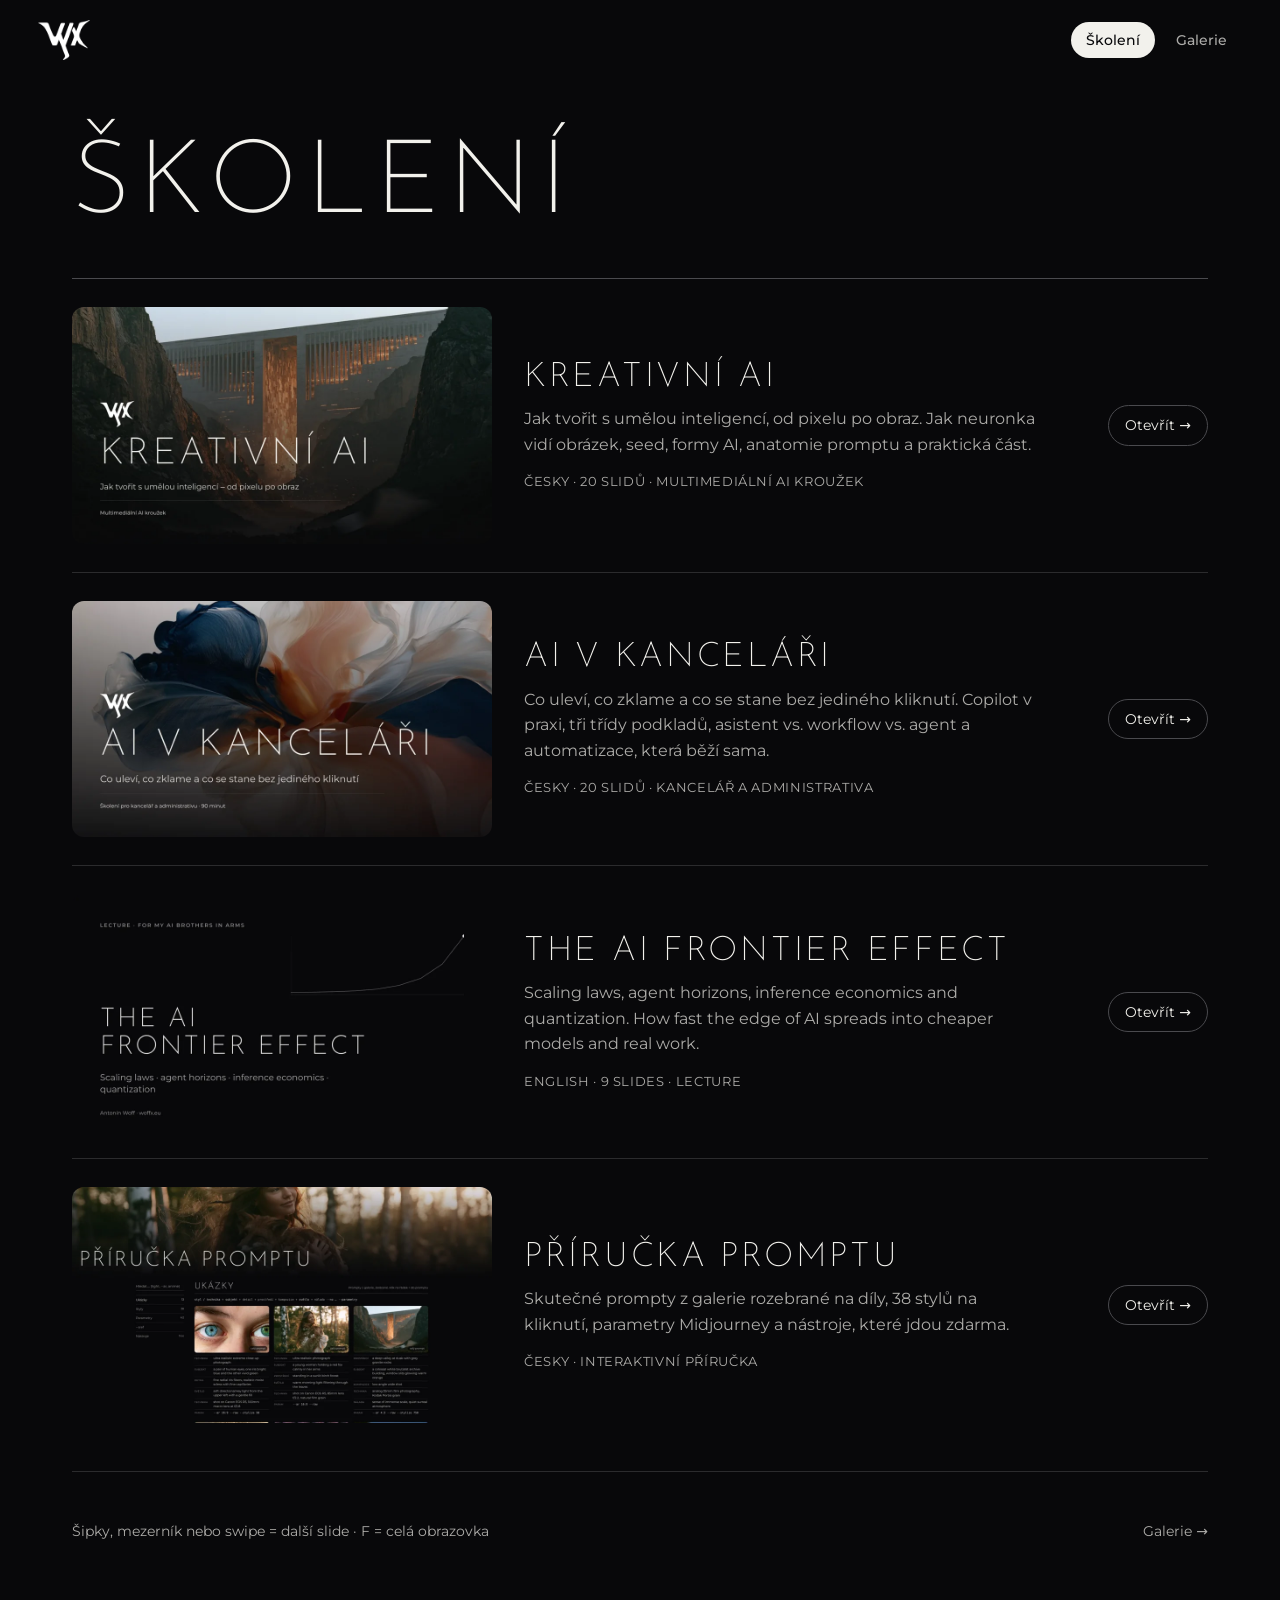
<file: skoleni/index.html>
<!doctype html>
<html lang="cs"><head><meta charset="utf-8"><meta name="viewport" content="width=device-width,initial-scale=1">
<title>Školení | woffx</title>
<link rel="icon" href="/wx.png"><link rel="stylesheet" href="/site.css">
<link rel="preconnect" href="https://fonts.googleapis.com"><link rel="preconnect" href="https://fonts.gstatic.com" crossorigin>
<link href="https://fonts.googleapis.com/css2?family=Josefin+Sans:wght@200&family=Montserrat:wght@400;500&display=swap" rel="stylesheet">
<style>
:root{--ink:#08080a;--bone:#f2f1ec;--mut:#acaba8;--l1:#4a4a4e;--l2:#2b2b2d}
*{box-sizing:border-box;margin:0;padding:0}
body{background:var(--ink);color:var(--bone);font:400 16px/1.6 Montserrat,system-ui,sans-serif;-webkit-font-smoothing:antialiased}
a{color:inherit;text-decoration:none}
.wrap{max-width:1200px;margin:auto;padding:0 32px}
header{display:flex;justify-content:space-between;align-items:center;padding:28px 0}
header a{font-size:14px;color:var(--mut);letter-spacing:.06em}header a:hover{color:var(--bone)}
.logo{width:52px;height:40px;object-fit:contain;display:block}
h1{font:200 clamp(48px,8vw,112px)/1 "Josefin Sans",sans-serif;text-transform:uppercase;letter-spacing:.08em;margin:40px 0 40px}
.list a{display:grid;grid-template-columns:minmax(0,420px) minmax(0,1fr) auto;gap:32px;align-items:center;padding:28px 0;border-top:1px solid var(--l2)}
.list a:first-child{border-color:var(--l1)}
.list img{width:100%;aspect-ratio:16/9;object-fit:cover;border-radius:12px;display:block;transition:transform .4s}
.list a:hover img{transform:scale(1.02)}
.list h2{font:200 34px/1.1 "Josefin Sans",sans-serif;text-transform:uppercase;letter-spacing:.08em}
.list p{color:var(--mut);margin-top:10px;max-width:520px}
.list small{display:block;margin-top:14px;font-size:13px;color:var(--mut);letter-spacing:.05em}
.list em{font-style:normal;font-size:14px;border:1px solid var(--l1);border-radius:999px;padding:8px 16px;white-space:nowrap}
.list a:hover em{background:var(--bone);color:var(--ink);border-color:var(--bone)}
footer{padding:48px 0 60px;color:var(--mut);font-size:14px;display:flex;justify-content:space-between;border-top:1px solid var(--l2);margin-top:20px}
footer a:hover{color:var(--bone)}
.arr{font-family:system-ui}
@media (max-width:820px){.wrap{padding:0 16px}.list a{grid-template-columns:minmax(0,1fr);gap:16px}.list em{justify-self:start}}
</style></head><body>
<div class="wrap">
</div><div class="pagehead"><nav class="sitenav"><a class="brand" href="/"><img src="/wx.png" alt="Logo WX"></a><div class="links"><a href="/skoleni/" class="on">Školení</a><a href="/#galerie">Galerie</a></div></nav></div><div class="wrap">
<h1>Školení</h1>
<div class="list">
 <a href="kreativni-ai/"><img src="assets/cover-kreativni-ai.webp" alt=""><div><h2>Kreativní AI</h2><p>Jak tvořit s umělou inteligencí, od pixelu po obraz. Jak neuronka vidí obrázek, seed, formy AI, anatomie promptu a praktická část.</p><small>ČESKY · 20 SLIDŮ · MULTIMEDIÁLNÍ AI KROUŽEK</small></div><em>Otevřít <span class="arr">&rarr;</span></em></a>
<a href="ai-v-kancelari/"><img src="assets/cover-ai-v-kancelari.webp" alt=""><div><h2>AI v kanceláři</h2><p>Co uleví, co zklame a co se stane bez jediného kliknutí. Copilot v praxi, tři třídy podkladů, asistent vs. workflow vs. agent a automatizace, která běží sama.</p><small>ČESKY · 20 SLIDŮ · KANCELÁŘ A ADMINISTRATIVA</small></div><em>Otevřít <span class="arr">&rarr;</span></em></a>
 <a href="ai-frontier-effect/"><img src="assets/cover-ai-frontier-effect.webp" alt=""><div><h2>The AI Frontier Effect</h2><p>Scaling laws, agent horizons, inference economics and quantization. How fast the edge of AI spreads into cheaper models and real work.</p><small>ENGLISH · 9 SLIDES · LECTURE</small></div><em>Otevřít <span class="arr">&rarr;</span></em></a>
 <a href="/prompting/"><img src="assets/cover-prompting.webp" alt=""><div><h2>Příručka promptu</h2><p>Skutečné prompty z galerie rozebrané na díly, 38 stylů na kliknutí, parametry Midjourney a nástroje, které jdou zdarma.</p><small>ČESKY · INTERAKTIVNÍ PŘÍRUČKA</small></div><em>Otevřít <span class="arr">&rarr;</span></em></a>
</div>
<footer><span>Šipky, mezerník nebo swipe = další slide · F = celá obrazovka</span><a href="/#galerie">Galerie <span class="arr">&rarr;</span></a></footer>
</div>
</body></html>
</file>
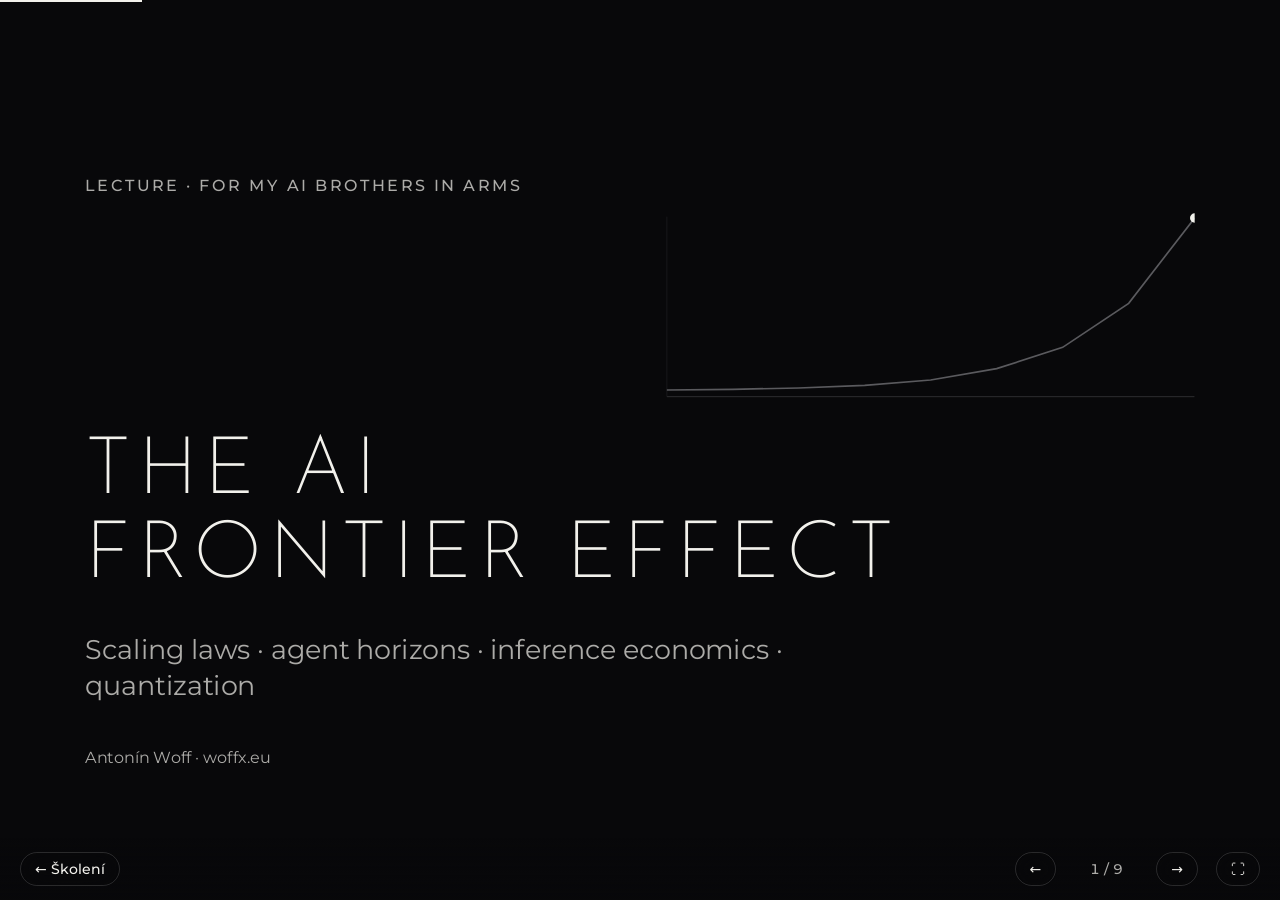
<file: skoleni/ai-frontier-effect/index.html>
<!doctype html>
<html lang="en"><head><meta charset="utf-8"><meta name="viewport" content="width=device-width,initial-scale=1">
<title>The AI Frontier Effect | woffx</title>
<link rel="preconnect" href="https://fonts.googleapis.com"><link rel="preconnect" href="https://fonts.gstatic.com" crossorigin><link href="https://fonts.googleapis.com/css2?family=Josefin+Sans:wght@100;200;300&family=Montserrat:wght@400;500&display=swap" rel="stylesheet">
<style>
html,body{margin:0;height:100%;background:#08080a;overflow:hidden;-webkit-font-smoothing:antialiased}
#stage{position:fixed;inset:0;display:flex;align-items:center;justify-content:center;cursor:pointer;touch-action:pan-y}
#deck{position:relative;width:1920px;height:1080px;flex:none;transform-origin:center center}
#deck>section{position:absolute;left:0;top:0;width:1920px;height:1080px;box-sizing:border-box;overflow:hidden;opacity:0;visibility:hidden;transition:opacity .35s,visibility .35s}
#deck>section.on{opacity:1;visibility:visible}
#deck section *{box-sizing:border-box;margin:0}
#deck>section>*{position:relative}
#deck section h1,#deck section h2,#deck section h3{font-weight:400}
#deck section a{cursor:pointer}
#ui{position:fixed;left:0;right:0;bottom:0;display:flex;align-items:center;gap:18px;padding:14px 20px;font:500 14px Montserrat,system-ui,sans-serif;color:#f2f1ec;background:linear-gradient(0deg,rgba(8,8,10,.85),rgba(8,8,10,0));transition:opacity .4s;z-index:5}
#ui.idle{opacity:0}
#ui a,#ui button{color:#f2f1ec;text-decoration:none;background:none;border:1px solid #ffffff24;border-radius:999px;padding:7px 14px;font:inherit;cursor:pointer;backdrop-filter:blur(14px)}
#ui a:hover,#ui button:hover{border-color:#ffffff60}
#ui .sp{flex:1}
#ui .n{color:#acaba8;min-width:64px;text-align:center;font-variant-numeric:tabular-nums}
#bar{position:fixed;left:0;top:0;height:2px;background:#f2f1ec;transition:width .35s;z-index:6}
.arr{font-family:system-ui}
</style></head><body>
<div id="bar"></div>
<div id="stage"><div id="deck">
<section id="cover" data-transition="fade" style="background:#08080a;color:#f2f1ec;font-family:'Montserrat', Arial, sans-serif;padding:128px 128px 160px;display:flex;flex-direction:column;justify-content:flex-end;gap:48px">
<svg aria-label="Exponential curve rising to the top right" style="position:absolute;left:1000px;top:180px;width:792px;height:290px" width="792" height="290" viewBox="0 0 792 290"><line x1="0" y1="280" x2="792" y2="280" stroke="#2c2c2f" stroke-width="1.5"/><line x1="0" y1="10" x2="0" y2="280" stroke="#2c2c2f" stroke-width="1.5"/><polyline points="0,270 99,269 198,267 297,263 396,255 495,238 594,206 693,140 792,12" fill="none" stroke="#5a5a5e" stroke-width="2.5"/><circle cx="792" cy="12" r="7" fill="#f2f1ec"/></svg>
<p style="position:absolute;left:128px;top:128px;width:800px;font-size:24px;font-weight:500;letter-spacing:4px;color:#acaba8">LECTURE · FOR MY AI BROTHERS IN ARMS</p>
<h1 style="font-family:'Josefin Sans', Arial, sans-serif;font-weight:200;font-size:120px;line-height:1.05;letter-spacing:10px">THE AI<br>FRONTIER EFFECT</h1>
<p style="font-size:40px;font-weight:400;line-height:1.35;color:#acaba8;width:1300px">Scaling laws · agent horizons · inference economics · quantization</p>
<p style="position:absolute;left:128px;bottom:64px;width:900px;font-size:24px;color:#acaba8">Antonín Woff · woffx.eu</p>

</section>
<section id="frontier" data-transition="fade" style="background:#0f0f12;color:#f2f1ec;font-family:'Montserrat', Arial, sans-serif;padding:128px 128px 160px;display:flex;flex-direction:column;justify-content:flex-start;gap:56px">
<h2 style="font-family:'Josefin Sans', Arial, sans-serif;font-weight:200;font-size:72px;line-height:1.1;letter-spacing:6px">THE COMPUTE-EFFICIENT FRONTIER</h2>
<div style="display:flex;gap:96px;align-items:center">
<div style="width:560px;display:flex;flex-direction:column;gap:48px">
<div style="display:flex;flex-direction:column;gap:8px">
<p style="font-family:'Josefin Sans', Arial, sans-serif;font-weight:200;font-size:96px;line-height:1.05">5×</p>
<p style="font-size:26px;line-height:1.4;color:#acaba8">annual growth in training compute</p>
</div>
<div style="display:flex;flex-direction:column;gap:8px">
<p style="font-family:'Josefin Sans', Arial, sans-serif;font-weight:200;font-size:96px;line-height:1.05">5.2 mo</p>
<p style="font-size:26px;line-height:1.4;color:#acaba8">doubling time for training compute</p>
</div>
<div style="display:flex;flex-direction:column;gap:8px">
<p style="font-family:'Josefin Sans', Arial, sans-serif;font-weight:200;font-size:96px;line-height:1.05">2.2×</p>
<p style="font-size:26px;line-height:1.4;color:#acaba8">annual growth in power draw; runs now exceed 100 MW</p>
</div>
</div>
<div style="flex:1;display:flex;flex-direction:column;gap:16px">
<svg aria-label="Schematic log-log chart: individual training runs lower their loss with compute but none crosses a single power-law line, the compute-efficient frontier, which flattens towards an irreducible loss floor" width="1008" height="520" viewBox="0 0 1008 520"><text x="0" y="22" fill="#acaba8" font-family="Montserrat, Arial, sans-serif" font-size="24">LOSS · cross-entropy, log</text><line x1="120" y1="40" x2="120" y2="440" stroke="#3a3a3e" stroke-width="1.5"/><line x1="120" y1="440" x2="980" y2="440" stroke="#3a3a3e" stroke-width="1.5"/><polygon points="120,70.0 163,104.4 206,135.2 249,162.8 292,187.5 335,209.6 378,229.4 421,247.2 464,263.1 507,277.4 550,290.2 593,301.6 636,311.8 679,321.0 722,329.3 765,336.6 808,343.2 851,349.1 894,354.4 937,359.2 980,363.4 980,400 120,400" fill="#f2f1ec" fill-opacity="0.07"/><polyline points="120,-13.6 137,34.9 154,71.3 172,98.7 189,119.3 206,134.7 223,146.3 240,155.1 258,161.6 275,166.5 292,170.2 309,173.0 326,175.1 344,176.7 361,177.9 378,178.8 395,179.4 412,179.9 430,180.3 447,180.6 464,180.8 481,181.0 498,181.1 516,181.2 533,181.2 550,181.3 567,181.3 584,181.4 602,181.4 619,181.4 636,181.4 653,181.4 670,181.4 688,181.4 705,181.4 722,181.4 739,181.4 756,181.4 774,181.4 791,181.4 808,181.4 825,181.4 842,181.4 860,181.4 877,181.4 894,181.4 911,181.4 928,181.4 946,181.4 963,181.4 980,181.4" fill="none" stroke="#6e6d6a" stroke-width="2.5"/><polyline points="206,1.3 223,52.1 240,92.8 258,125.4 275,151.4 292,172.3 309,189.1 326,202.5 344,213.2 361,221.8 378,228.6 395,234.1 412,238.6 430,242.1 447,244.9 464,247.2 481,249.0 498,250.4 516,251.6 533,252.5 550,253.3 567,253.9 584,254.4 602,254.7 619,255.0 636,255.3 653,255.5 670,255.6 688,255.8 705,255.9 722,256.0 739,256.0 756,256.1 774,256.1 791,256.1 808,256.2 825,256.2 842,256.2 860,256.2 877,256.2 894,256.2 911,256.2 928,256.3 946,256.3 963,256.3 980,256.3" fill="none" stroke="#6e6d6a" stroke-width="2.5"/><polyline points="326,24.7 344,73.4 361,114.0 378,147.9 395,176.1 412,199.7 430,219.3 447,235.7 464,249.3 481,260.7 498,270.2 516,278.1 533,284.7 550,290.1 567,294.7 584,298.6 602,301.7 619,304.4 636,306.6 653,308.5 670,310.0 688,311.3 705,312.3 722,313.2 739,314.0 756,314.6 774,315.1 791,315.6 808,315.9 825,316.2 842,316.5 860,316.7 877,316.8 894,317.0 911,317.1 928,317.2 946,317.3 963,317.4 980,317.4" fill="none" stroke="#6e6d6a" stroke-width="2.5"/><polyline points="481,43.2 498,88.4 516,127.2 533,160.4 550,188.9 567,213.4 584,234.3 602,252.3 619,267.7 636,280.9 653,292.2 670,301.9 688,310.2 705,317.3 722,323.5 739,328.7 756,333.2 774,337.1 791,340.4 808,343.2 825,345.6 842,347.7 860,349.5 877,351.0 894,352.3 911,353.5 928,354.4 946,355.3 963,356.0 980,356.6" fill="none" stroke="#6e6d6a" stroke-width="2.5"/><polyline points="120,70.0 163,104.4 206,135.2 249,162.8 292,187.5 335,209.6 378,229.4 421,247.2 464,263.1 507,277.4 550,290.2 593,301.6 636,311.8 679,321.0 722,329.3 765,336.6 808,343.2 851,349.1 894,354.4 937,359.2 980,363.4" fill="none" stroke="#f2f1ec" stroke-width="3.5"/><line x1="120" y1="400" x2="980" y2="400" stroke="#acaba8" stroke-width="1.5" stroke-dasharray="8 8"/><text x="140" y="385" fill="#f2f1ec" font-family="Montserrat, Arial, sans-serif" font-size="24">no model has trained into this region</text><text x="980" y="430" fill="#acaba8" font-family="Montserrat, Arial, sans-serif" font-size="24" text-anchor="end">irreducible loss · E ≈ 1.69 nats</text><text x="550" y="490" fill="#acaba8" font-family="Montserrat, Arial, sans-serif" font-size="24" text-anchor="middle">COMPUTE · training FLOP, log</text></svg>
<p style="font-size:24px;line-height:1.4;color:#acaba8">Schematic · light: frontier · grey: training runs · dashed: floor E<br><span style="color:#f2f1ec">L(N, D) = E + A·N⁻ᵅ + B·D⁻ᵝ</span> · <span style="color:#f2f1ec">L ∝ C⁻⁰·⁰⁵</span>: 10× compute buys ~11 % lower loss</p>
</div>
</div>
<p style="position:absolute;left:128px;bottom:64px;width:1400px;font-size:24px;color:#acaba8">I · BREAKTHROUGH — Epoch AI (2024–25); Kaplan et al. (2020); Hoffmann et al., Chinchilla (2022)</p>
<p style="position:absolute;right:128px;bottom:64px;width:200px;font-size:24px;text-align:right;color:#acaba8">02 / 09</p>

</section>
<section id="ripple" data-transition="fade" style="background:#08080a;color:#f2f1ec;font-family:'Montserrat', Arial, sans-serif;padding:128px 128px 160px;display:flex;flex-direction:column;justify-content:flex-start;gap:56px">
<h2 style="font-family:'Josefin Sans', Arial, sans-serif;font-weight:200;font-size:72px;line-height:1.1;letter-spacing:6px">THE AGENT HORIZON</h2>
<div style="display:flex;gap:96px;align-items:center">
<div style="width:1000px;display:flex;flex-direction:column;gap:16px">
<svg aria-label="Schematic: success rate falls as task length grows; the newer model's 50 percent point sits at longer tasks, doubling about every 7 months" width="1000" height="560" viewBox="0 0 1000 560"><line x1="120" y1="480" x2="960" y2="480" stroke="#3a3a3e" stroke-width="1.5"/><line x1="120" y1="40" x2="120" y2="480" stroke="#3a3a3e" stroke-width="1.5"/><line x1="120" y1="260" x2="960" y2="260" stroke="#5a5a5e" stroke-width="1.5" stroke-dasharray="8 8"/><text x="100" y="48" fill="#acaba8" font-family="Montserrat, Arial, sans-serif" font-size="24" text-anchor="end">100 %</text><text x="100" y="268" fill="#acaba8" font-family="Montserrat, Arial, sans-serif" font-size="24" text-anchor="end">50 %</text><text x="100" y="488" fill="#acaba8" font-family="Montserrat, Arial, sans-serif" font-size="24" text-anchor="end">0 %</text><polyline points="120,44 180,52 240,73 300,124 360,221 420,336 480,418 540,457 600,472 660,477 720,479 960,480" fill="none" stroke="#6e6d6a" stroke-width="3"/><polyline points="120,40 300,41 360,41 420,44 480,52 540,73 600,124 660,221 720,336 780,418 840,457 900,472 960,477" fill="none" stroke="#f2f1ec" stroke-width="3"/><circle cx="380" cy="260" r="8" fill="#6e6d6a"/><circle cx="680" cy="260" r="8" fill="#f2f1ec"/><line x1="396" y1="290" x2="654" y2="290" stroke="#f2f1ec" stroke-width="2"/><polygon points="664,290 650,282 650,298" fill="#f2f1ec"/><text x="530" y="330" fill="#f2f1ec" font-family="Montserrat, Arial, sans-serif" font-size="26" text-anchor="middle">×2 ≈ 7 months</text><text x="120" y="525" fill="#acaba8" font-family="Montserrat, Arial, sans-serif" font-size="24" text-anchor="start">seconds</text><text x="400" y="525" fill="#acaba8" font-family="Montserrat, Arial, sans-serif" font-size="24" text-anchor="middle">minutes</text><text x="680" y="525" fill="#acaba8" font-family="Montserrat, Arial, sans-serif" font-size="24" text-anchor="middle">hours</text><text x="960" y="525" fill="#acaba8" font-family="Montserrat, Arial, sans-serif" font-size="24" text-anchor="end">days</text><text x="0" y="20" fill="#acaba8" font-family="Montserrat, Arial, sans-serif" font-size="24" text-anchor="start">SUCCESS RATE · P(task solved)</text><text x="960" y="248" fill="#f2f1ec" font-family="Montserrat, Arial, sans-serif" font-size="24" text-anchor="end">50 % time horizon</text><text x="540" y="556" fill="#acaba8" font-family="Montserrat, Arial, sans-serif" font-size="24" text-anchor="middle">TIME · task length in human expert time · log</text></svg>
<p style="font-size:24px;line-height:1.4;color:#acaba8">Schematic of the method · <span style="color:#f2f1ec">— newer model</span> · — older model<br><span style="color:#f2f1ec">P(success | t) = σ(a − b·log₂ t)</span> · time horizon h₅₀ = t at which P = 0.5</p>
</div>
<div style="flex:1;display:flex;flex-direction:column;gap:40px">
<div style="display:flex;flex-direction:column;gap:8px">
<p style="font-family:'Josefin Sans', Arial, sans-serif;font-weight:200;font-size:96px;line-height:1.05">~7 mo</p>
<p style="font-size:26px;line-height:1.4;color:#acaba8">doubling time of the 50 % time horizon</p>
</div>
<div style="display:flex;flex-direction:column;gap:8px">
<p style="font-family:'Josefin Sans', Arial, sans-serif;font-weight:200;font-size:96px;line-height:1.05">&lt;3 mo</p>
<p style="font-size:26px;line-height:1.4;color:#acaba8">doubling time on SWE-bench Verified</p>
</div>
<div style="display:flex;flex-direction:column;gap:8px">
<p style="font-family:'Josefin Sans', Arial, sans-serif;font-weight:200;font-size:96px;line-height:1.05">170</p>
<p style="font-size:26px;line-height:1.4;color:#acaba8">software, cyber-security and ML tasks, 2019–2025</p>
</div>
</div>
</div>
<p style="position:absolute;left:128px;bottom:64px;width:1400px;font-size:24px;color:#acaba8">I · BREAKTHROUGH — METR, Kwa et al. (2025), Measuring AI Ability to Complete Long Tasks</p>
<p style="position:absolute;right:128px;bottom:64px;width:200px;font-size:24px;text-align:right;color:#acaba8">03 / 09</p>

</section>
<section id="balance" data-transition="fade" style="background:#0f0f12;color:#f2f1ec;font-family:'Montserrat', Arial, sans-serif;padding:128px 128px 160px;display:flex;flex-direction:column;justify-content:flex-start;gap:56px">
<h2 style="font-family:'Josefin Sans', Arial, sans-serif;font-weight:200;font-size:72px;line-height:1.1;letter-spacing:6px">FRONTIER VS BUDGET MODELS</h2>
<div style="display:flex;gap:96px;align-items:center">
<div style="width:1000px;display:flex;flex-direction:column;gap:16px">
<svg aria-label="Scissors chart, log scale over two years: the cost of running the frontier rises 3 to 18 times per year while the price of a fixed capability falls 5 to 10 times per year" width="1000" height="560" viewBox="0 0 1000 560"><line x1="140" y1="40" x2="960" y2="40" stroke="#2c2c2f" stroke-width="1"/><line x1="140" y1="128" x2="960" y2="128" stroke="#2c2c2f" stroke-width="1"/><line x1="140" y1="216" x2="960" y2="216" stroke="#2c2c2f" stroke-width="1"/><line x1="140" y1="304" x2="960" y2="304" stroke="#5a5a5e" stroke-width="1.5"/><line x1="140" y1="392" x2="960" y2="392" stroke="#2c2c2f" stroke-width="1"/><line x1="140" y1="480" x2="960" y2="480" stroke="#3a3a3e" stroke-width="1.5"/><text x="120" y="48" fill="#acaba8" font-family="Montserrat, Arial, sans-serif" font-size="24" text-anchor="end">1000×</text><text x="120" y="136" fill="#acaba8" font-family="Montserrat, Arial, sans-serif" font-size="24" text-anchor="end">100×</text><text x="120" y="224" fill="#acaba8" font-family="Montserrat, Arial, sans-serif" font-size="24" text-anchor="end">10×</text><text x="120" y="312" fill="#acaba8" font-family="Montserrat, Arial, sans-serif" font-size="24" text-anchor="end">1×</text><text x="120" y="400" fill="#acaba8" font-family="Montserrat, Arial, sans-serif" font-size="24" text-anchor="end">0.1×</text><text x="120" y="488" fill="#acaba8" font-family="Montserrat, Arial, sans-serif" font-size="24" text-anchor="end">0.01×</text><polygon points="140,304 550,194 960,83 960,220 550,262" fill="#f2f1ec" fill-opacity="0.35" stroke="#f2f1ec" stroke-width="2"/><polygon points="140,304 550,366 960,427 960,480 550,392" fill="#6e6d6a" fill-opacity="0.6" stroke="#acaba8" stroke-width="2"/><text x="940" y="64" fill="#f2f1ec" font-family="Montserrat, Arial, sans-serif" font-size="26" text-anchor="end">frontier: ×9 to ×324</text><text x="580" y="455" fill="#acaba8" font-family="Montserrat, Arial, sans-serif" font-size="26" text-anchor="end">fixed level: ÷25 to ÷100</text><text x="140" y="525" fill="#acaba8" font-family="Montserrat, Arial, sans-serif" font-size="24" text-anchor="middle">today</text><text x="550" y="525" fill="#acaba8" font-family="Montserrat, Arial, sans-serif" font-size="24" text-anchor="middle">+1 year</text><text x="960" y="525" fill="#acaba8" font-family="Montserrat, Arial, sans-serif" font-size="24" text-anchor="end">+2 years</text><text x="0" y="20" fill="#acaba8" font-family="Montserrat, Arial, sans-serif" font-size="24" text-anchor="start">COST · USD per task, relative to today · log</text><text x="550" y="556" fill="#acaba8" font-family="Montserrat, Arial, sans-serif" font-size="24" text-anchor="middle">TIME · years from today</text></svg>
<p style="font-size:24px;line-height:1.4;color:#acaba8"><span style="color:#f2f1ec">Light band</span>: cost of running the frontier · <span style="color:#f2f1ec">grey band</span>: price of a fixed capability<br><span style="color:#f2f1ec">cost / task = price / token × tokens / task</span> · reasoning inflates the second term</p>
</div>
<div style="flex:1;display:flex;flex-direction:column;gap:40px">
<div style="display:flex;flex-direction:column;gap:8px">
<p style="font-family:'Josefin Sans', Arial, sans-serif;font-weight:200;font-size:96px;line-height:1.05">280×</p>
<p style="font-size:26px;line-height:1.4;color:#acaba8">cheaper at GPT-3.5 level, Nov 2022 → Oct 2024</p>
</div>
<div style="display:flex;flex-direction:column;gap:8px">
<p style="font-family:'Josefin Sans', Arial, sans-serif;font-weight:200;font-size:96px;line-height:1.05">50× / yr</p>
<p style="font-size:26px;line-height:1.4;color:#acaba8">median annual price decline at fixed capability</p>
</div>
<div style="display:flex;flex-direction:column;gap:8px">
<p style="font-family:'Josefin Sans', Arial, sans-serif;font-weight:200;font-size:96px;line-height:1.05">3–18× / yr</p>
<p style="font-size:26px;line-height:1.4;color:#acaba8">annual rise in the cost of running the frontier</p>
</div>
</div>
</div>
<p style="position:absolute;left:128px;bottom:64px;width:1450px;font-size:24px;color:#acaba8">II · DIFFUSION — Stanford AI Index 2025; Epoch AI (2025); Gundlach et al., MIT (2025)</p>
<p style="position:absolute;right:128px;bottom:64px;width:200px;font-size:24px;text-align:right;color:#acaba8">04 / 09</p>

</section>
<section id="data" data-transition="fade" style="background:#08080a;color:#f2f1ec;font-family:'Montserrat', Arial, sans-serif;padding:128px 128px 160px;display:flex;flex-direction:column;justify-content:flex-start;gap:56px">
<h2 style="font-family:'Josefin Sans', Arial, sans-serif;font-weight:200;font-size:72px;line-height:1.1;letter-spacing:6px">THE DATA WALL, AND HOW TO FLIP IT</h2>
<div style="display:flex;gap:64px">
<div style="width:512px;display:flex;flex-direction:column;gap:16px">
<h3 style="font-family:'Josefin Sans', Arial, sans-serif;font-weight:200;font-size:32px;line-height:1.1;letter-spacing:3px">1 · CHEAPER TO TRAIN</h3>
<svg aria-label="Log chart: compute needed for a fixed performance level halves about every 8 months, falling to roughly 1.6 percent after four years" width="512" height="420" viewBox="0 0 512 420"><text x="0" y="22" fill="#acaba8" font-family="Montserrat, Arial, sans-serif" font-size="24">COMPUTE for fixed result · log</text><line x1="90" y1="60" x2="500" y2="60" stroke="#2c2c2f" stroke-width="1"/><line x1="90" y1="200" x2="500" y2="200" stroke="#2c2c2f" stroke-width="1"/><line x1="90" y1="340" x2="500" y2="340" stroke="#3a3a3e" stroke-width="1.5"/><text x="80" y="68" fill="#acaba8" font-family="Montserrat, Arial, sans-serif" font-size="24" text-anchor="end">1×</text><text x="80" y="208" fill="#acaba8" font-family="Montserrat, Arial, sans-serif" font-size="24" text-anchor="end">0.1×</text><text x="80" y="348" fill="#acaba8" font-family="Montserrat, Arial, sans-serif" font-size="24" text-anchor="end">0.01×</text><polyline points="90,60 190,123 290,186 390,250 490,313" fill="none" stroke="#f2f1ec" stroke-width="3"/><circle cx="90" cy="60" r="6" fill="#f2f1ec"/><circle cx="490" cy="313" r="6" fill="#f2f1ec"/><text x="500" y="110" fill="#f2f1ec" font-family="Montserrat, Arial, sans-serif" font-size="24" text-anchor="end">÷2 every ~8 months</text><text x="90" y="378" fill="#acaba8" font-family="Montserrat, Arial, sans-serif" font-size="24" text-anchor="middle">0</text><text x="290" y="378" fill="#acaba8" font-family="Montserrat, Arial, sans-serif" font-size="24" text-anchor="middle">+2</text><text x="490" y="378" fill="#acaba8" font-family="Montserrat, Arial, sans-serif" font-size="24" text-anchor="middle">+4</text><text x="290" y="412" fill="#acaba8" font-family="Montserrat, Arial, sans-serif" font-size="24" text-anchor="middle">TIME · years</text></svg>
<p style="font-size:24px;line-height:1.4;color:#acaba8">Algorithmic progress halves the compute needed for a given result roughly every eight months.</p>
</div>
<div style="width:512px;display:flex;flex-direction:column;gap:16px">
<h3 style="font-family:'Josefin Sans', Arial, sans-serif;font-weight:200;font-size:32px;line-height:1.1;letter-spacing:3px">2 · RUNNING OUT OF TEXT</h3>
<svg aria-label="Schematic log chart: training dataset size rises until it meets the stock of public human text, about 300 trillion tokens, with exhaustion expected between 2026 and 2032, median 2028" width="512" height="420" viewBox="0 0 512 420"><text x="0" y="22" fill="#acaba8" font-family="Montserrat, Arial, sans-serif" font-size="24">TOKENS · log</text><rect x="250" y="60" width="240" height="280" fill="#f2f1ec" fill-opacity="0.06"/><rect x="90" y="60" width="410" height="93" fill="#6e6d6a" fill-opacity="0.45"/><line x1="90" y1="109" x2="500" y2="109" stroke="#acaba8" stroke-width="1.5" stroke-dasharray="6 6"/><line x1="90" y1="247" x2="500" y2="247" stroke="#2c2c2f" stroke-width="1"/><line x1="90" y1="340" x2="500" y2="340" stroke="#3a3a3e" stroke-width="1.5"/><text x="80" y="68" fill="#acaba8" font-family="Montserrat, Arial, sans-serif" font-size="24" text-anchor="end">1000T</text><text x="80" y="161" fill="#acaba8" font-family="Montserrat, Arial, sans-serif" font-size="24" text-anchor="end">100T</text><text x="80" y="255" fill="#acaba8" font-family="Montserrat, Arial, sans-serif" font-size="24" text-anchor="end">10T</text><text x="80" y="348" fill="#acaba8" font-family="Montserrat, Arial, sans-serif" font-size="24" text-anchor="end">1T</text><text x="100" y="140" fill="#f2f1ec" font-family="Montserrat, Arial, sans-serif" font-size="24">≈ 300T stock</text><polyline points="90,296 393,60" fill="none" stroke="#f2f1ec" stroke-width="3"/><circle cx="330" cy="109" r="7" fill="#f2f1ec"/><line x1="330" y1="60" x2="330" y2="340" stroke="#f2f1ec" stroke-width="1.5" stroke-dasharray="4 6"/><text x="330" y="52" fill="#f2f1ec" font-family="Montserrat, Arial, sans-serif" font-size="24" text-anchor="middle">median 2028</text><text x="200" y="322" fill="#acaba8" font-family="Montserrat, Arial, sans-serif" font-size="24">data used</text><text x="90" y="378" fill="#acaba8" font-family="Montserrat, Arial, sans-serif" font-size="24" text-anchor="middle">2022</text><text x="250" y="378" fill="#acaba8" font-family="Montserrat, Arial, sans-serif" font-size="24" text-anchor="middle">2026</text><text x="490" y="378" fill="#acaba8" font-family="Montserrat, Arial, sans-serif" font-size="24" text-anchor="end">2032</text><text x="290" y="412" fill="#acaba8" font-family="Montserrat, Arial, sans-serif" font-size="24" text-anchor="middle">TIME · year</text></svg>
<p style="font-size:24px;line-height:1.4;color:#acaba8">Public human text, ≈ 300T tokens, is likely exhausted between 2026 and 2032. Schematic.</p>
</div>
<div style="width:512px;display:flex;flex-direction:column;gap:16px">
<h3 style="font-family:'Josefin Sans', Arial, sans-serif;font-weight:200;font-size:32px;line-height:1.1;letter-spacing:3px">3 · FLIP IT: QUANTIZE</h3>
<svg aria-label="Bar chart: weights of a 32-billion-parameter model need 64 GB in FP16, 32 GB in INT8 and 16 GB in 4-bit, which fits under a 24 GB consumer GPU" width="512" height="420" viewBox="0 0 512 420"><text x="0" y="22" fill="#acaba8" font-family="Montserrat, Arial, sans-serif" font-size="24">WEIGHTS · GB, 32B-param model</text><line x1="90" y1="84" x2="500" y2="84" stroke="#2c2c2f" stroke-width="1"/><line x1="90" y1="212" x2="500" y2="212" stroke="#2c2c2f" stroke-width="1"/><line x1="90" y1="340" x2="500" y2="340" stroke="#3a3a3e" stroke-width="1.5"/><text x="80" y="92" fill="#acaba8" font-family="Montserrat, Arial, sans-serif" font-size="24" text-anchor="end">64</text><text x="80" y="220" fill="#acaba8" font-family="Montserrat, Arial, sans-serif" font-size="24" text-anchor="end">32</text><text x="80" y="348" fill="#acaba8" font-family="Montserrat, Arial, sans-serif" font-size="24" text-anchor="end">0</text><rect x="110" y="84" width="80" height="256" fill="#6e6d6a"/><rect x="230" y="212" width="80" height="128" fill="#acaba8"/><rect x="350" y="276" width="80" height="64" fill="#f2f1ec"/><line x1="90" y1="244" x2="500" y2="244" stroke="#f2f1ec" stroke-width="2" stroke-dasharray="8 6"/><text x="500" y="236" fill="#f2f1ec" font-family="Montserrat, Arial, sans-serif" font-size="24" text-anchor="end">24 GB GPU</text><text x="150" y="74" fill="#f2f1ec" font-family="Montserrat, Arial, sans-serif" font-size="24" text-anchor="middle">64</text><text x="270" y="202" fill="#f2f1ec" font-family="Montserrat, Arial, sans-serif" font-size="24" text-anchor="middle">32</text><text x="390" y="268" fill="#f2f1ec" font-family="Montserrat, Arial, sans-serif" font-size="24" text-anchor="middle">16</text><text x="150" y="378" fill="#acaba8" font-family="Montserrat, Arial, sans-serif" font-size="24" text-anchor="middle">FP16</text><text x="270" y="378" fill="#acaba8" font-family="Montserrat, Arial, sans-serif" font-size="24" text-anchor="middle">INT8</text><text x="390" y="378" fill="#acaba8" font-family="Montserrat, Arial, sans-serif" font-size="24" text-anchor="middle">4-bit</text><text x="290" y="412" fill="#acaba8" font-family="Montserrat, Arial, sans-serif" font-size="24" text-anchor="middle">BYTES / WEIGHT · 2 · 1 · 0.5</text></svg>
<p style="font-size:24px;line-height:1.4;color:#acaba8">Memory = parameters × bytes per weight. At 4 bits, a 32B model fits one consumer GPU.</p>
</div>
</div>
<p style="position:absolute;left:128px;bottom:64px;width:1450px;font-size:24px;color:#acaba8">II · DIFFUSION — Ho et al., NeurIPS 2024; Villalobos et al., Epoch AI 2024; Dettmers et al., QLoRA 2023</p>
<p style="position:absolute;right:128px;bottom:64px;width:200px;font-size:24px;text-align:right;color:#acaba8">05 / 09</p>

</section>
<section id="quant" data-transition="fade" style="background:#0f0f12;color:#f2f1ec;font-family:'Montserrat', Arial, sans-serif;padding:128px 128px 160px;display:flex;flex-direction:column;justify-content:flex-start;gap:56px">
<h2 style="font-family:'Josefin Sans', Arial, sans-serif;font-weight:200;font-size:72px;line-height:1.1;letter-spacing:6px">SAVINGS VS DEMENTIA</h2>
<div style="display:flex;gap:64px;align-items:center">
<div style="width:1100px;display:flex;flex-direction:column;gap:16px">
<svg aria-label="Measured curve for Llama 3 70B: as quantization shrinks the model from 70 GiB (Q8_0) to 14 GiB (IQ1_S), perplexity loss stays under 5 percent down to Q4_K_M at 40 GiB, then explodes to 249 percent in the dementia zone below about 26 GiB" width="1100" height="580" viewBox="0 0 1100 580"><text x="0" y="22" fill="#acaba8" font-family="Montserrat, Arial, sans-serif" font-size="24" text-anchor="start">DEMENTIA · perplexity increase vs FP16, log</text><rect x="110" y="50" width="239" height="450" fill="#6e6d6a" fill-opacity="0.25"/><text x="229" y="486" fill="#f2f1ec" font-family="Montserrat, Arial, sans-serif" font-size="24" text-anchor="middle">DEMENTIA ZONE</text><rect x="513" y="50" width="157" height="450" fill="#f2f1ec" fill-opacity="0.08"/><text x="591" y="486" fill="#f2f1ec" font-family="Montserrat, Arial, sans-serif" font-size="24" text-anchor="middle">SWEET SPOT</text><line x1="110" y1="50" x2="1080" y2="50" stroke="#2c2c2f" stroke-width="1"/><text x="100" y="58" fill="#acaba8" font-family="Montserrat, Arial, sans-serif" font-size="24" text-anchor="end">1000 %</text><line x1="110" y1="140" x2="1080" y2="140" stroke="#2c2c2f" stroke-width="1"/><text x="100" y="148" fill="#acaba8" font-family="Montserrat, Arial, sans-serif" font-size="24" text-anchor="end">100 %</text><line x1="110" y1="230" x2="1080" y2="230" stroke="#2c2c2f" stroke-width="1"/><text x="100" y="238" fill="#acaba8" font-family="Montserrat, Arial, sans-serif" font-size="24" text-anchor="end">10 %</text><line x1="110" y1="320" x2="1080" y2="320" stroke="#2c2c2f" stroke-width="1"/><text x="100" y="328" fill="#acaba8" font-family="Montserrat, Arial, sans-serif" font-size="24" text-anchor="end">1 %</text><line x1="110" y1="410" x2="1080" y2="410" stroke="#2c2c2f" stroke-width="1"/><text x="100" y="418" fill="#acaba8" font-family="Montserrat, Arial, sans-serif" font-size="24" text-anchor="end">0.1 %</text><line x1="110" y1="500" x2="1080" y2="500" stroke="#2c2c2f" stroke-width="1"/><text x="100" y="508" fill="#acaba8" font-family="Montserrat, Arial, sans-serif" font-size="24" text-anchor="end">0.01 %</text><line x1="110" y1="500" x2="1080" y2="500" stroke="#3a3a3e" stroke-width="1.5"/><line x1="628" y1="110" x2="628" y2="500" stroke="#f2f1ec" stroke-width="2" stroke-dasharray="8 6"/><text x="638" y="134" fill="#f2f1ec" font-family="Montserrat, Arial, sans-serif" font-size="24" text-anchor="start">48 GB VRAM</text><polyline points="174,104.4 226,128.1 296,152.7 327,154.7 343,175.7 437,205.4 488,243.6 552,258.4 655,311.9 765,349.5 1003,457.1" fill="none" stroke="#f2f1ec" stroke-width="3"/><circle cx="174" cy="104.4" r="6" fill="#f2f1ec"/><text x="186" y="88" fill="#acaba8" font-family="Montserrat, Arial, sans-serif" font-size="24" text-anchor="start">IQ1_S</text><circle cx="226" cy="128.1" r="6" fill="#f2f1ec"/><circle cx="296" cy="152.7" r="6" fill="#f2f1ec"/><circle cx="327" cy="154.7" r="6" fill="#f2f1ec"/><text x="339" y="141" fill="#acaba8" font-family="Montserrat, Arial, sans-serif" font-size="24" text-anchor="start">Q2_K</text><circle cx="343" cy="175.7" r="6" fill="#f2f1ec"/><circle cx="437" cy="205.4" r="6" fill="#f2f1ec"/><text x="451" y="191" fill="#acaba8" font-family="Montserrat, Arial, sans-serif" font-size="24" text-anchor="start">Q3_K_M</text><circle cx="488" cy="243.6" r="6" fill="#f2f1ec"/><circle cx="552" cy="258.4" r="9" fill="#f2f1ec"/><text x="538" y="292" fill="#f2f1ec" font-family="Montserrat, Arial, sans-serif" font-size="24" text-anchor="end">Q4_K_M</text><circle cx="655" cy="311.9" r="6" fill="#f2f1ec"/><text x="669" y="298" fill="#acaba8" font-family="Montserrat, Arial, sans-serif" font-size="24" text-anchor="start">Q5_K_M</text><circle cx="765" cy="349.5" r="6" fill="#f2f1ec"/><text x="779" y="336" fill="#acaba8" font-family="Montserrat, Arial, sans-serif" font-size="24" text-anchor="start">Q6_K</text><circle cx="1003" cy="457.1" r="6" fill="#f2f1ec"/><text x="991" y="441" fill="#acaba8" font-family="Montserrat, Arial, sans-serif" font-size="24" text-anchor="end">Q8_0</text><text x="259" y="536" fill="#acaba8" font-family="Montserrat, Arial, sans-serif" font-size="24" text-anchor="middle">20</text><text x="408" y="536" fill="#acaba8" font-family="Montserrat, Arial, sans-serif" font-size="24" text-anchor="middle">30</text><text x="558" y="536" fill="#acaba8" font-family="Montserrat, Arial, sans-serif" font-size="24" text-anchor="middle">40</text><text x="707" y="536" fill="#acaba8" font-family="Montserrat, Arial, sans-serif" font-size="24" text-anchor="middle">50</text><text x="856" y="536" fill="#acaba8" font-family="Montserrat, Arial, sans-serif" font-size="24" text-anchor="middle">60</text><text x="1005" y="536" fill="#acaba8" font-family="Montserrat, Arial, sans-serif" font-size="24" text-anchor="middle">70</text><text x="595" y="574" fill="#acaba8" font-family="Montserrat, Arial, sans-serif" font-size="24" text-anchor="middle">MEMORY · model file size, GiB  (← more savings)</text></svg>
<p style="font-size:24px;color:#acaba8">Measured: Llama 3 70B, GGUF quants, wikitext-2 perplexity. <span style="color:#f2f1ec">Q4_K_M</span> highlighted.</p>
</div>
<div style="flex:1;display:flex;flex-direction:column;gap:40px">
<div style="display:flex;flex-direction:column;gap:8px"><p style="font-family:'Josefin Sans', Arial, sans-serif;font-weight:200;font-size:96px;line-height:1.05">≈ 70 %</p><p style="font-size:26px;line-height:1.4;color:#acaba8">smaller than FP16 at Q4_K_M (131 → 40 GiB)</p></div>
<div style="display:flex;flex-direction:column;gap:8px"><p style="font-family:'Josefin Sans', Arial, sans-serif;font-weight:200;font-size:96px;line-height:1.05">+4.8 %</p><p style="font-size:26px;line-height:1.4;color:#acaba8">perplexity cost at Q4_K_M, ~4.8 bits per weight</p></div>
<div style="display:flex;flex-direction:column;gap:8px"><p style="font-family:'Josefin Sans', Arial, sans-serif;font-weight:200;font-size:96px;line-height:1.05">+249 %</p><p style="font-size:26px;line-height:1.4;color:#acaba8">at IQ1_S, ~1.7 bits per weight: coherence collapses</p></div>
</div>
</div>
<p style="position:absolute;left:128px;bottom:64px;width:1450px;font-size:24px;color:#acaba8">II · DIFFUSION — llama.cpp perplexity measurements, Llama 3 70B (dranger003); llama.cpp Llama 2 70B scoreboard</p>
<p style="position:absolute;right:128px;bottom:64px;width:200px;font-size:24px;text-align:right;color:#acaba8">06 / 09</p>

</section>
<section id="jagged" data-transition="fade" style="background:#08080a;color:#f2f1ec;font-family:'Montserrat', Arial, sans-serif;padding:128px 128px 160px;display:flex;flex-direction:column;justify-content:flex-start;gap:48px">
<h2 style="font-family:'Josefin Sans', Arial, sans-serif;font-weight:200;font-size:72px;line-height:1.1;letter-spacing:6px">THE JAGGED FRONTIER</h2>
<p style="font-size:28px;line-height:1.4;color:#acaba8">758 BCG consultants · GPT-4 · 18 realistic tasks · randomised field experiment</p>
<svg aria-label="Diverging bar chart: inside the frontier, AI users completed 12.2 percent more tasks, were 25.1 percent faster and had over 40 percent higher quality; outside the frontier they were 19 percentage points less likely to be correct" width="1664" height="440" viewBox="0 0 1664 440"><text x="0" y="28" fill="#acaba8" font-family="Montserrat, Arial, sans-serif" font-size="24" letter-spacing="3">INSIDE THE FRONTIER</text><text x="0" y="98" fill="#f2f1ec" font-family="Montserrat, Arial, sans-serif" font-size="28">Tasks completed</text><rect x="900" y="60" width="195" height="56" fill="#f2f1ec"/><text x="1115" y="98" fill="#f2f1ec" font-family="Montserrat, Arial, sans-serif" font-size="30">+12.2 %</text><text x="0" y="178" fill="#f2f1ec" font-family="Montserrat, Arial, sans-serif" font-size="28">Speed</text><rect x="900" y="140" width="402" height="56" fill="#f2f1ec"/><text x="1322" y="178" fill="#f2f1ec" font-family="Montserrat, Arial, sans-serif" font-size="30">+25.1 %</text><text x="0" y="258" fill="#f2f1ec" font-family="Montserrat, Arial, sans-serif" font-size="28">Quality</text><rect x="900" y="220" width="640" height="56" fill="#f2f1ec"/><text x="1560" y="258" fill="#f2f1ec" font-family="Montserrat, Arial, sans-serif" font-size="30">+40 %</text><line x1="0" y1="310" x2="1664" y2="310" stroke="#2c2c2f" stroke-width="1.5"/><text x="0" y="350" fill="#acaba8" font-family="Montserrat, Arial, sans-serif" font-size="24" letter-spacing="3">OUTSIDE THE FRONTIER</text><text x="0" y="408" fill="#f2f1ec" font-family="Montserrat, Arial, sans-serif" font-size="28">Correct answers</text><rect x="596" y="370" width="304" height="56" fill="#6e6d6a"/><text x="576" y="408" fill="#f2f1ec" font-family="Montserrat, Arial, sans-serif" font-size="30" text-anchor="end">−19 pp</text><text x="1664" y="28" fill="#acaba8" font-family="Montserrat, Arial, sans-serif" font-size="24" text-anchor="end">CHANGE vs no-AI control group</text><text x="900" y="44" fill="#acaba8" font-family="Montserrat, Arial, sans-serif" font-size="24" text-anchor="middle">0</text><line x1="900" y1="50" x2="900" y2="436" stroke="#acaba8" stroke-width="2"/></svg>
<p style="font-size:28px;line-height:1.4;color:#acaba8">Inside the frontier, gains skew to the bottom: below-average performers <span style="color:#f2f1ec">+43 %</span>, above-average <span style="color:#f2f1ec">+17 %</span></p>
<p style="position:absolute;left:128px;bottom:64px;width:1400px;font-size:24px;color:#acaba8">III · IMPACT &amp; PRACTICE — Dell'Acqua et al. (2023), Harvard Business School &amp; BCG</p>
<p style="position:absolute;right:128px;bottom:64px;width:200px;font-size:24px;text-align:right;color:#acaba8">07 / 09</p>

</section>
<section id="adapt" data-transition="fade" style="background:#08080a;color:#f2f1ec;font-family:'Montserrat', Arial, sans-serif;padding:128px 128px 160px;display:flex;flex-direction:column;justify-content:flex-start;gap:56px">
<h2 style="font-family:'Josefin Sans', Arial, sans-serif;font-weight:200;font-size:72px;line-height:1.1;letter-spacing:6px">CHOOSING THE TIER</h2>
<div style="display:flex;flex-direction:column">
<div style="display:grid;grid-template-columns:380px 440px 400px 444px;padding-bottom:20px;border-bottom:1px solid #3a3a3e">
<p style="font-size:24px;letter-spacing:3px;color:#acaba8">TIER</p>
<p style="font-size:24px;letter-spacing:3px;color:#acaba8">COST DYNAMICS</p>
<p style="font-size:24px;letter-spacing:3px;color:#acaba8">CAPABILITY</p>
<p style="font-size:24px;letter-spacing:3px;color:#acaba8">BEST FOR</p>
</div>
<div style="display:grid;grid-template-columns:380px 440px 400px 444px;padding-top:28px;padding-bottom:28px;border-bottom:1px solid #2c2c2f;align-items:start">
<h3 style="font-family:'Josefin Sans', Arial, sans-serif;font-weight:200;font-size:36px;line-height:1.2;letter-spacing:3px;padding-right:32px">FRONTIER API</h3>
<p style="font-size:28px;line-height:1.4;color:#acaba8;padding-right:32px">running cost up 3–18× a year</p>
<p style="font-size:28px;line-height:1.4;color:#acaba8;padding-right:32px">state of the art</p>
<p style="font-size:28px;line-height:1.4;color:#acaba8">novel, long-horizon, high-stakes tasks</p>
</div>
<div style="display:grid;grid-template-columns:380px 440px 400px 444px;padding-top:28px;padding-bottom:28px;border-bottom:1px solid #2c2c2f;align-items:start">
<h3 style="font-family:'Josefin Sans', Arial, sans-serif;font-weight:200;font-size:36px;line-height:1.2;letter-spacing:3px;padding-right:32px">BUDGET API</h3>
<p style="font-size:28px;line-height:1.4;color:#acaba8;padding-right:32px">same score 5–10× cheaper each year</p>
<p style="font-size:28px;line-height:1.4;color:#acaba8;padding-right:32px">roughly last year's frontier</p>
<p style="font-size:28px;line-height:1.4;color:#acaba8">high-volume, routine workloads</p>
</div>
<div style="display:grid;grid-template-columns:380px 440px 400px 444px;padding-top:28px;padding-bottom:28px;border-bottom:1px solid #2c2c2f;align-items:start">
<h3 style="font-family:'Josefin Sans', Arial, sans-serif;font-weight:200;font-size:36px;line-height:1.2;letter-spacing:3px;padding-right:32px">LOCAL OPEN WEIGHTS</h3>
<p style="font-size:28px;line-height:1.4;color:#acaba8;padding-right:32px">hardware only, no per-token fee</p>
<p style="font-size:28px;line-height:1.4;color:#acaba8;padding-right:32px">~6–12 mo behind; weights ≤28–40B params fit one GPU</p>
<p style="font-size:28px;line-height:1.4;color:#acaba8">sensitive data, air-gapped agents</p>
</div>
</div>
<p style="font-size:28px;line-height:1.4;color:#acaba8">Pattern: <span style="color:#f2f1ec">route to the cheapest tier that clears the bar, escalate on low confidence</span> · n8n · Ollama · NeMo Guardrails</p>
<p style="position:absolute;left:128px;bottom:64px;width:1450px;font-size:24px;color:#acaba8">III · IMPACT &amp; PRACTICE — Gundlach et al., MIT (2025); Epoch AI (2025–2026)</p>
<p style="position:absolute;right:128px;bottom:64px;width:200px;font-size:24px;text-align:right;color:#acaba8">08 / 09</p>

</section>
<section id="close" data-transition="fade" style="background:#f2f1ec;color:#08080a;font-family:'Montserrat', Arial, sans-serif;padding:128px 128px 160px;display:flex;flex-direction:column;justify-content:flex-start;gap:56px">
<h2 style="font-family:'Josefin Sans', Arial, sans-serif;font-weight:200;font-size:72px;line-height:1.1;letter-spacing:6px">DISCUSSION</h2>
<div style="display:flex;flex-direction:column">
<div style="display:flex;gap:48px;border-top:1px solid #c9c8c2;padding-top:32px;padding-bottom:32px;align-items:flex-start">
<p style="width:96px;font-family:'Josefin Sans', Arial, sans-serif;font-weight:200;font-size:56px;line-height:1">01</p>
<p style="flex:1;font-size:36px;line-height:1.35">If a fixed capability grows ~50× cheaper each year, what still justifies frontier prices?</p>
</div>
<div style="display:flex;gap:48px;border-top:1px solid #c9c8c2;padding-top:32px;padding-bottom:32px;align-items:flex-start">
<p style="width:96px;font-family:'Josefin Sans', Arial, sans-serif;font-weight:200;font-size:56px;line-height:1">02</p>
<p style="flex:1;font-size:36px;line-height:1.35">How would we even notice our own agents straying beyond the jagged edge?</p>
</div>
<div style="display:flex;gap:48px;border-top:1px solid #c9c8c2;border-bottom:1px solid #c9c8c2;padding-top:32px;padding-bottom:32px;align-items:flex-start">
<p style="width:96px;font-family:'Josefin Sans', Arial, sans-serif;font-weight:200;font-size:56px;line-height:1">03</p>
<p style="flex:1;font-size:36px;line-height:1.35">With open weights trailing the frontier by mere months, can capability-based regulation still bite?</p>
</div>
</div>
<p style="position:absolute;left:128px;bottom:64px;width:1000px;font-size:24px;letter-spacing:3px;color:#4b4a47">STAY CURIOUS · STAY CRITICAL · THANK YOU</p>
<p style="position:absolute;right:128px;bottom:64px;width:200px;font-size:24px;text-align:right;color:#4b4a47">09 / 09</p>

</section>
</div></div>
<div id="ui">
 <a href="../"><span class="arr">&larr;</span> Školení</a>
 <span class="sp"></span>
 <button id="prev" aria-label="Předchozí"><span class="arr">&larr;</span></button>
 <span class="n" id="n"></span>
 <button id="next" aria-label="Další"><span class="arr">&rarr;</span></button>
 <button id="fs" aria-label="Celá obrazovka">⛶</button>
</div>
<script>
const deck=document.getElementById('deck'),S=[...deck.children],N=S.length;let i=0;
function fit(){const s=Math.min(innerWidth/1920,innerHeight/1080);deck.style.transform='scale('+s+')'}
function go(k){i=Math.max(0,Math.min(N-1,k));S.forEach((s,j)=>s.classList.toggle('on',j===i));document.getElementById('n').textContent=(i+1)+' / '+N;document.getElementById('bar').style.width=((i+1)/N*100)+'%';history.replaceState(null,'','#'+(i+1))}
addEventListener('resize',fit);fit();
go((parseInt(location.hash.slice(1))||1)-1);
addEventListener('keydown',e=>{if(['ArrowRight','PageDown',' ','Enter'].includes(e.key)){e.preventDefault();go(i+1)}else if(['ArrowLeft','PageUp','Backspace'].includes(e.key)){e.preventDefault();go(i-1)}else if(e.key==='Home')go(0);else if(e.key==='End')go(N-1);else if(e.key==='f'||e.key==='F')fs()});
document.getElementById('stage').addEventListener('click',e=>{if(e.target.closest('a'))return;go(e.clientX<innerWidth*.3?i-1:i+1)});
document.getElementById('prev').onclick=()=>go(i-1);document.getElementById('next').onclick=()=>go(i+1);
function fs(){document.fullscreenElement?document.exitFullscreen():document.documentElement.requestFullscreen&&document.documentElement.requestFullscreen()}
document.getElementById('fs').onclick=fs;
let x0=null;addEventListener('touchstart',e=>{x0=e.touches[0].clientX},{passive:true});addEventListener('touchend',e=>{if(x0===null)return;const d=e.changedTouches[0].clientX-x0;if(Math.abs(d)>50)go(d<0?i+1:i-1);x0=null});
const ui=document.getElementById('ui');let t;function wake(){ui.classList.remove('idle');clearTimeout(t);t=setTimeout(()=>ui.classList.add('idle'),2500)}addEventListener('mousemove',wake);addEventListener('touchstart',wake,{passive:true});wake();
</script>
</body></html>
</file>
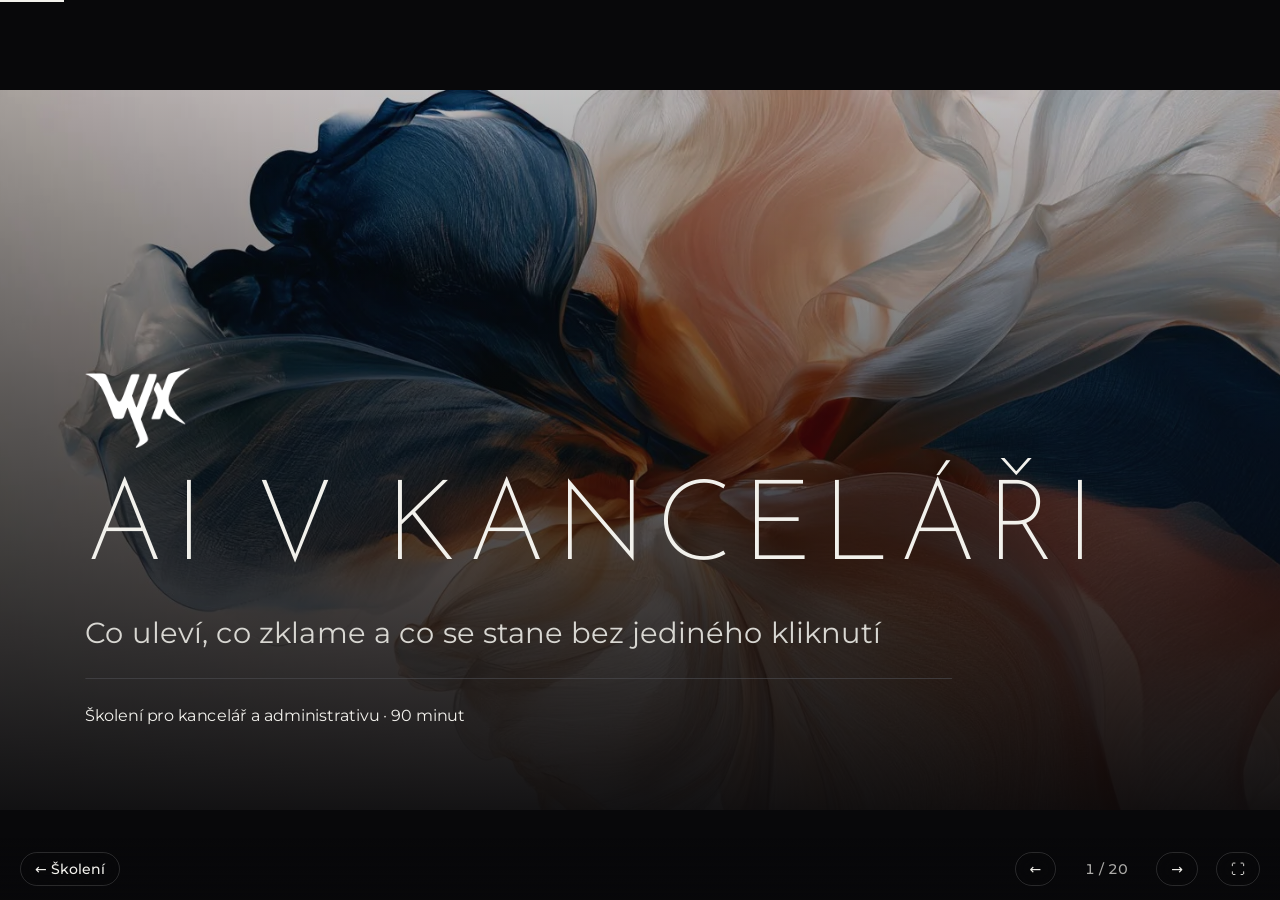
<file: skoleni/ai-v-kancelari/index.html>
<!doctype html>
<html lang="cs"><head><meta charset="utf-8"><meta name="viewport" content="width=device-width,initial-scale=1">
<title>AI v kanceláři | woffx</title>
<link rel="preconnect" href="https://fonts.googleapis.com"><link rel="preconnect" href="https://fonts.gstatic.com" crossorigin><link href="https://fonts.googleapis.com/css2?family=Josefin+Sans:wght@100;200;300&family=Montserrat:wght@400;500&display=swap" rel="stylesheet">
<style>
html,body{margin:0;height:100%;background:#08080a;overflow:hidden;-webkit-font-smoothing:antialiased}
#stage{position:fixed;inset:0;display:flex;align-items:center;justify-content:center;cursor:pointer;touch-action:pan-y}
#deck{position:relative;width:1920px;height:1080px;flex:none;transform-origin:center center}
#deck>section{position:absolute;left:0;top:0;width:1920px;height:1080px;box-sizing:border-box;overflow:hidden;opacity:0;visibility:hidden;transition:opacity .35s,visibility .35s}
#deck>section.on{opacity:1;visibility:visible}
#deck section *{box-sizing:border-box;margin:0}
#deck>section>*{position:relative}
#deck section h1,#deck section h2,#deck section h3{font-weight:400}
#deck section a{cursor:pointer}
#deck table{border-collapse:collapse;width:100%}
#deck th,#deck td{padding:.35em .6em;border-bottom:1px solid #2b2b2d;vertical-align:top;text-align:left;line-height:1.35}
#deck th{border-bottom:1px solid #4a4a4e}
#ui{position:fixed;left:0;right:0;bottom:0;display:flex;align-items:center;gap:18px;padding:14px 20px;font:500 14px Montserrat,system-ui,sans-serif;color:#f2f1ec;background:linear-gradient(0deg,rgba(8,8,10,.85),rgba(8,8,10,0));transition:opacity .4s;z-index:5}
#ui.idle{opacity:0}
#ui a,#ui button{color:#f2f1ec;text-decoration:none;background:none;border:1px solid #ffffff24;border-radius:999px;padding:7px 14px;font:inherit;cursor:pointer;backdrop-filter:blur(14px)}
#ui a:hover,#ui button:hover{border-color:#ffffff60}
#ui .sp{flex:1}
#ui .n{color:#acaba8;min-width:64px;text-align:center;font-variant-numeric:tabular-nums}
#bar{position:fixed;left:0;top:0;height:2px;background:#f2f1ec;transition:width .35s;z-index:6}
.arr{font-family:system-ui}
</style></head><body>
<div id="bar"></div>
<div id="stage"><div id="deck">
<section id="cover" data-transition="fade" style="background:#08080a;color:#f2f1ec;font-family:'Montserrat', Arial, sans-serif;padding:128px;display:flex;flex-direction:column;justify-content:flex-end;gap:40px">
<img src="../assets/121ddf23ccd26215451fd423bba7f1a2.webp" alt="" style="position:absolute;left:0;top:0;width:1920px;height:1080px;object-fit:cover">
<div style="position:absolute;left:0;top:0;width:1920px;height:1080px;background:linear-gradient(0deg, rgba(8,8,10,0.95) 0%, rgba(8,8,10,0.6) 55%, rgba(8,8,10,0.25) 100%)"></div>
<img src="../assets/wx.png" alt="Logo WX" style="width:157px;height:120px;object-fit:contain">
<h1 style="font-family:'Josefin Sans', Arial, sans-serif;font-size:168px;font-weight:200;letter-spacing:0.08em;line-height:1">AI V KANCELÁŘI</h1>
<p style="font-size:44px;font-weight:400;color:#d8d7d2;line-height:1.3;width:1300px">Co uleví, co zklame a co se stane bez jediného kliknutí</p>
<hr style="border:none;border-top:1px solid #4a4a4e;width:1300px">
<p style="font-size:24px;font-weight:400;color:#f2f1ec">Školení pro kancelář a administrativu · 90 minut</p>

</section>
<section id="plan" data-transition="fade" style="background:#08080a;color:#f2f1ec;font-family:'Montserrat', Arial, sans-serif;padding:128px;display:flex;flex-direction:column;gap:48px">
<h2 style="font-family:'Josefin Sans', Arial, sans-serif;font-size:96px;font-weight:200;letter-spacing:0.08em;line-height:1">PROGRAM</h2>
<div style="display:flex;flex-direction:column">
<div style="display:flex;gap:40px;align-items:baseline;border-top:1px solid #4a4a4e;padding:18px 0">
<p style="width:72px;font-family:'Josefin Sans', Arial, sans-serif;font-size:44px;font-weight:200;color:#acaba8">01</p>
<p style="width:620px;font-size:32px">Jak jazykový model funguje</p>
<p style="flex:1;font-size:24px;color:#acaba8">Principy, na kterých stojí každé rozhodnutí o AI.</p>
<p style="width:120px;font-size:24px;color:#acaba8;text-align:right">18 min</p>
</div>
<div style="display:flex;gap:40px;align-items:baseline;border-top:1px solid #2b2b2d;padding:18px 0">
<p style="width:72px;font-family:'Josefin Sans', Arial, sans-serif;font-size:44px;font-weight:200;color:#acaba8">02</p>
<p style="width:620px;font-size:32px">Copilot v praxi</p>
<p style="flex:1;font-size:24px;color:#acaba8">Živě, na úkolech z běžné kancelářské agendy.</p>
<p style="width:120px;font-size:24px;color:#acaba8;text-align:right">20 min</p>
</div>
<div style="display:flex;gap:40px;align-items:baseline;border-top:1px solid #2b2b2d;padding:18px 0">
<p style="width:72px;font-family:'Josefin Sans', Arial, sans-serif;font-size:44px;font-weight:200;color:#acaba8">03</p>
<p style="width:620px;font-size:32px">Kde to selže a kdy zůstat doma</p>
<p style="flex:1;font-size:24px;color:#acaba8">Limity, které vám dodavatelé sami neřeknou.</p>
<p style="width:120px;font-size:24px;color:#acaba8;text-align:right">10 min</p>
</div>
<div style="display:flex;gap:40px;align-items:baseline;border-top:1px solid #2b2b2d;padding:18px 0">
<p style="width:72px;font-family:'Josefin Sans', Arial, sans-serif;font-size:44px;font-weight:200;color:#acaba8">04</p>
<p style="width:620px;font-size:32px">Asistent, workflow, agent</p>
<p style="flex:1;font-size:24px;color:#acaba8">Tři věci, kterým se říká AI. Rozdíl rozhoduje o penězích.</p>
<p style="width:120px;font-size:24px;color:#acaba8;text-align:right">12 min</p>
</div>
<div style="display:flex;gap:40px;align-items:baseline;border-top:1px solid #2b2b2d;padding:18px 0">
<p style="width:72px;font-family:'Josefin Sans', Arial, sans-serif;font-size:44px;font-weight:200;color:#acaba8">05</p>
<p style="width:620px;font-size:32px">Co se děje bez kliknutí</p>
<p style="flex:1;font-size:24px;color:#acaba8">Živá ukázka automatizace, která běží sama.</p>
<p style="width:120px;font-size:24px;color:#acaba8;text-align:right">15 min</p>
</div>
<div style="display:flex;gap:40px;align-items:baseline;border-top:1px solid #2b2b2d;border-bottom:1px solid #2b2b2d;padding:18px 0">
<p style="width:72px;font-family:'Josefin Sans', Arial, sans-serif;font-size:44px;font-weight:200;color:#acaba8">06</p>
<p style="width:620px;font-size:32px">Jak poznat dobré nasazení</p>
<p style="flex:1;font-size:24px;color:#acaba8">Pět kritérií a otázky.</p>
<p style="width:120px;font-size:24px;color:#acaba8;text-align:right">10 min</p>
</div>
</div>
<img src="../assets/wx.png" alt="Logo WX" style="position:absolute;right:64px;bottom:52px;width:52px;height:40px;object-fit:contain">

</section>
<section id="jak-funguje" data-transition="fade" style="background:#08080a;color:#f2f1ec;font-family:'Montserrat', Arial, sans-serif;padding:128px;display:flex;flex-direction:column;gap:40px">
<div style="display:flex;flex-direction:column;gap:24px">
<p style="font-size:24px;font-weight:500;color:#acaba8">Jak to funguje</p>
<h2 style="font-family:'Josefin Sans', Arial, sans-serif;font-size:96px;font-weight:200;letter-spacing:0.08em;line-height:1">MODEL NENÍ VYHLEDÁVAČ</h2>
</div>
<p style="font-size:32px;line-height:1.4;width:1400px">Je to stroj, který doplňuje text. Nezná fakta, zná, jak fakta obvykle znějí.</p>
<div style="display:grid;grid-template-columns:1fr 1fr 1fr;column-gap:48px">
<div style="display:flex;flex-direction:column;gap:16px;border-top:1px solid #4a4a4e;padding-top:28px">
<p style="font-family:'Josefin Sans', Arial, sans-serif;font-size:56px;font-weight:200;line-height:1">01</p>
<h3 style="font-size:32px;font-weight:400">Nehledá, skládá</h3>
<p style="font-size:24px;line-height:1.45;color:#acaba8">Odpověď nevytáhne z databáze. Píše ji slovo po slově tak, aby zněla správně. Většinou správná i je. To „většinou“ je celý dnešek.</p>
</div>
<div style="display:flex;flex-direction:column;gap:16px;border-top:1px solid #4a4a4e;padding-top:28px">
<p style="font-family:'Josefin Sans', Arial, sans-serif;font-size:56px;font-weight:200;line-height:1">02</p>
<h3 style="font-size:32px;font-weight:400">Nemá nic, co mu nedáte</h3>
<p style="font-size:24px;line-height:1.45;color:#acaba8">Neví, co leží ve vašich složkách, co psal klient minulý týden, ani co stojí v poslední výzvě. Dokud mu to nedáte.</p>
</div>
<div style="display:flex;flex-direction:column;gap:16px;border-top:1px solid #4a4a4e;padding-top:28px">
<p style="font-family:'Josefin Sans', Arial, sans-serif;font-size:56px;font-weight:200;line-height:1">03</p>
<h3 style="font-size:32px;font-weight:400">Stroj na formu, ne na pravdu</h3>
<p style="font-size:24px;line-height:1.45;color:#acaba8">Silný v tvaru textu: shrnout, přeformulovat, roztřídit, přeložit. Slabý tam, kde jde o ověřitelný údaj.</p>
</div>
</div>
<img src="../assets/wx.png" alt="Logo WX" style="position:absolute;right:64px;bottom:52px;width:52px;height:40px;object-fit:contain">

</section>
<section id="dve-odpovedi" data-transition="fade" style="background:#08080a;color:#f2f1ec;font-family:'Montserrat', Arial, sans-serif;padding:128px;display:flex;flex-direction:column;gap:40px">
<div style="display:flex;flex-direction:column;gap:24px">
<p style="font-size:24px;font-weight:500;color:#acaba8">Ukázka</p>
<h2 style="font-family:'Josefin Sans', Arial, sans-serif;font-size:96px;font-weight:200;letter-spacing:0.08em;line-height:1">STEJNÁ OTÁZKA, DVĚ ODPOVĚDI</h2>
</div>
<p style="font-size:32px;line-height:1.4">„Do kdy se podávají žádosti do aktuální dotační výzvy?“</p>
<div style="display:grid;grid-template-columns:1fr 1fr;column-gap:64px">
<div style="display:flex;flex-direction:column;gap:16px;border-top:1px solid #4a4a4e;padding-top:28px">
<h3 style="font-size:32px;font-weight:400">A · Bez podkladu</h3>
<p style="font-size:24px;line-height:1.45;color:#acaba8">Model odpoví a uvede datum. Bude znít naprosto jistě. A klidně si ho vymyslí: nezná dnešek a k textu výzvy nemá přístup, tak dopoví, co je pravděpodobné.</p>
<p style="font-size:24px;color:#f2f1ec">Riziko, které stojí termín</p>
</div>
<div style="display:flex;flex-direction:column;gap:16px;border-top:1px solid #4a4a4e;padding-top:28px">
<h3 style="font-size:32px;font-weight:400">B · S přiloženým PDF výzvy</h3>
<p style="font-size:24px;line-height:1.45;color:#acaba8">Stejná otázka, jen s nahraným dokumentem. Teď odpovídá z dokumentu, ne z paměti. A zvládne i to, co byste hledali půl hodiny: pro koho je, co je způsobilý výdaj, jaké přílohy chce.</p>
<p style="font-size:24px;color:#f2f1ec">Použitelný nástroj</p>
</div>
</div>
<p style="font-size:32px;line-height:1.4;border:2px solid #f2f1ec;border-radius:8px;padding:20px 28px">Ptát se na fakta zpaměti je loterie. Ptát se nad přiloženým dokumentem je práce.</p>
<img src="../assets/wx.png" alt="Logo WX" style="position:absolute;right:64px;bottom:52px;width:52px;height:40px;object-fit:contain">

</section>
<section id="data" data-transition="fade" style="background:#08080a;color:#f2f1ec;font-family:'Montserrat', Arial, sans-serif;padding:128px;display:flex;flex-direction:column;gap:48px">
<div style="display:flex;flex-direction:column;gap:24px">
<p style="font-size:24px;font-weight:500;color:#acaba8">Data</p>
<h2 style="font-family:'Josefin Sans', Arial, sans-serif;font-size:96px;font-weight:200;letter-spacing:0.08em;line-height:1">KUDY TEČOU PODKLADY</h2>
</div>
<div style="display:grid;grid-template-columns:1fr 1fr;column-gap:64px">
<div style="display:flex;flex-direction:column;gap:20px;border-top:1px solid #4a4a4e;padding-top:28px">
<p style="font-size:24px;font-weight:500;color:#acaba8">Model běží u dodavatele · Copilot, ChatGPT</p>
<p style="font-family:'Josefin Sans', Arial, sans-serif;font-size:44px;font-weight:200;letter-spacing:0.08em">VY → SERVER DODAVATELE</p>
<p style="font-size:24px;line-height:1.45;color:#acaba8">U firemních licencí obvykle platí, že se na vašich datech netrénuje. Ale odejdou. S tím se pracuje, nastavením se to nevyřeší.</p>
</div>
<div style="display:flex;flex-direction:column;gap:20px;border-top:1px solid #4a4a4e;padding-top:28px">
<p style="font-size:24px;font-weight:500;color:#acaba8">Model běží u vás · Ollama</p>
<p style="font-family:'Josefin Sans', Arial, sans-serif;font-size:44px;font-weight:200;letter-spacing:0.08em">VY → VÁŠ POČÍTAČ</p>
<p style="font-size:24px;line-height:1.45;color:#acaba8">Nic neopustí zařízení. Žádný účet, žádný přenos, žádná třetí strana. Za cenu nižšího výkonu a vlastní správy.</p>
</div>
</div>
<p style="font-size:32px;line-height:1.4;width:1400px">Neptejte se, jestli je AI bezpečná. Ptejte se, <span style="color:#f2f1ec">který podklad smí opustit vaši budovu.</span></p>
<img src="../assets/wx.png" alt="Logo WX" style="position:absolute;right:64px;bottom:52px;width:52px;height:40px;object-fit:contain">

</section>
<section id="tridy" data-transition="fade" style="background:#08080a;color:#f2f1ec;font-family:'Montserrat', Arial, sans-serif;padding:128px;display:flex;flex-direction:column;gap:44px">
<div style="display:flex;flex-direction:column;gap:24px">
<p style="font-size:24px;font-weight:500;color:#acaba8">Pravidlo, které přežije dnešek</p>
<h2 style="font-family:'Josefin Sans', Arial, sans-serif;font-size:96px;font-weight:200;letter-spacing:0.08em;line-height:1">TŘI TŘÍDY PODKLADŮ</h2>
</div>
<div style="display:grid;grid-template-columns:1fr 1fr 1fr;column-gap:48px">
<div style="display:flex;flex-direction:column;gap:16px;border-top:1px solid #4a4a4e;padding-top:24px">
<p style="font-family:'Josefin Sans', Arial, sans-serif;font-size:96px;font-weight:200;line-height:1">A</p>
<h3 style="font-size:32px;font-weight:400">Veřejné</h3>
<p style="font-size:24px;line-height:1.45;color:#acaba8">Tiskové zprávy, web, pozvánky, publikované výstupy. Už venku jsou.</p>
<p style="font-size:24px;color:#f2f1ec">Kterýkoliv nástroj</p>
</div>
<div style="display:flex;flex-direction:column;gap:16px;border-top:1px solid #4a4a4e;padding-top:24px">
<p style="font-family:'Josefin Sans', Arial, sans-serif;font-size:96px;font-weight:200;line-height:1">B</p>
<h3 style="font-size:32px;font-weight:400">Interní</h3>
<p style="font-size:24px;line-height:1.45;color:#acaba8">Zápisy, interní tabulky, koncepty, korespondence. Provozní věci firmy.</p>
<p style="font-size:24px;color:#f2f1ec">Firemní licence s dohodou o datech</p>
</div>
<div style="display:flex;flex-direction:column;gap:16px;border-top:1px solid #4a4a4e;padding-top:24px">
<p style="font-family:'Josefin Sans', Arial, sans-serif;font-size:96px;font-weight:200;line-height:1">C</p>
<h3 style="font-size:32px;font-weight:400">Svěřené</h3>
<p style="font-size:24px;line-height:1.45;color:#acaba8">Cokoliv pod NDA: dokumentace klientů, rozpočty, nabídky před podáním. Není to vaše, je to svěřené.</p>
<p style="font-size:24px;color:#f2f1ec;border:2px solid #f2f1ec;border-radius:8px;padding:6px 14px">Jen lokálně, nebo vůbec</p>
</div>
</div>
<p style="font-size:28px;line-height:1.4;color:#d8d7d2;width:1500px">Jeden svěřený podklad ve špatném nástroji je rozhovor s klientem, který nechcete vést. Rozřazení je zadarmo, ten rozhovor ne.</p>
<img src="../assets/wx.png" alt="Logo WX" style="position:absolute;right:64px;bottom:52px;width:52px;height:40px;object-fit:contain">

</section>
<section id="kde-ano" data-transition="fade" style="background:#08080a;color:#f2f1ec;font-family:'Montserrat', Arial, sans-serif;padding:128px;display:flex;flex-direction:column;gap:40px">
<div style="display:flex;flex-direction:column;gap:24px">
<p style="font-size:24px;font-weight:500;color:#acaba8">Použitelnost</p>
<h2 style="font-family:'Josefin Sans', Arial, sans-serif;font-size:96px;font-weight:200;letter-spacing:0.08em;line-height:1">KDE ANO A KDE NE</h2>
</div>
<div style="display:grid;grid-template-columns:1fr 1fr;column-gap:64px">
<div style="display:flex;flex-direction:column">
<h3 style="font-size:32px;font-weight:400;padding-bottom:16px">Spolehněte se</h3>
<p style="font-size:24px;line-height:1.4;color:#d8d7d2;border-top:1px solid #4a4a4e;padding:14px 0">Shrnout čtyřicetistránkový dokument na jednu stranu</p>
<p style="font-size:24px;line-height:1.4;color:#d8d7d2;border-top:1px solid #2b2b2d;padding:14px 0">Z přepisu jednání vytáhnout úkoly, jména a termíny</p>
<p style="font-size:24px;line-height:1.4;color:#d8d7d2;border-top:1px solid #2b2b2d;padding:14px 0">Přepsat poznámky do tiskové zprávy nebo do angličtiny</p>
<p style="font-size:24px;line-height:1.4;color:#d8d7d2;border-top:1px solid #2b2b2d;padding:14px 0">Vytáhnout údaje z volného textu do tabulky</p>
<p style="font-size:24px;line-height:1.4;color:#d8d7d2;border-top:1px solid #2b2b2d;border-bottom:1px solid #2b2b2d;padding:14px 0">Roztřídit poštu podle toho, co se s ní má stát</p>
</div>
<div style="display:flex;flex-direction:column">
<h3 style="font-size:32px;font-weight:400;padding-bottom:16px">Ověřujte vždy</h3>
<p style="font-size:24px;line-height:1.4;color:#d8d7d2;border-top:1px solid #4a4a4e;padding:14px 0">Termíny a čísla zpaměti: vymyslí si je stejně jistě, jako je uvede správně</p>
<p style="font-size:24px;line-height:1.4;color:#d8d7d2;border-top:1px solid #2b2b2d;padding:14px 0">Počítání: na to je Excel, ne chat</p>
<p style="font-size:24px;line-height:1.4;color:#d8d7d2;border-top:1px solid #2b2b2d;padding:14px 0">Zdroje a odkazy: umí vyrobit adresu, která neexistuje</p>
<p style="font-size:24px;line-height:1.4;color:#d8d7d2;border-top:1px solid #2b2b2d;border-bottom:1px solid #2b2b2d;padding:14px 0">Cokoliv, co podepisujete: smluvní a právní texty čte člověk</p>
</div>
</div>
<p style="font-size:32px;line-height:1.4">Draft dělá stroj, podpis dává člověk.</p>
<img src="../assets/wx.png" alt="Logo WX" style="position:absolute;right:64px;bottom:52px;width:52px;height:40px;object-fit:contain">

</section>
<section id="copilot" data-transition="fade" style="background:#08080a;color:#f2f1ec;font-family:'Montserrat', Arial, sans-serif;padding:128px;display:flex;flex-direction:column;gap:40px">
<div style="display:flex;flex-direction:column;gap:24px">
<p style="font-size:24px;font-weight:500;color:#acaba8">Copilot v praxi</p>
<h2 style="font-family:'Josefin Sans', Arial, sans-serif;font-size:96px;font-weight:200;letter-spacing:0.08em;line-height:1">TAK DOBRÝ, JAK MÁTE UKLIZENO</h2>
</div>
<p style="font-size:32px;line-height:1.4;width:1500px">Model je stejný, jaký znáte odjinud. Síla je v tom, že vidí vaše maily, soubory a schůzky. Když je nemáte v Microsoftu, zbude vám o něco lepší chat.</p>
<div style="display:grid;grid-template-columns:1fr 1fr;column-gap:64px">
<div style="display:flex;flex-direction:column;gap:16px;border-top:1px solid #4a4a4e;padding-top:28px">
<h3 style="font-size:32px;font-weight:400">Copilot Chat</h3>
<p style="font-size:24px;font-weight:500;color:#acaba8">v ceně Microsoft 365</p>
<p style="font-size:24px;line-height:1.45;color:#d8d7d2">Chat uvnitř Microsoftu. Pracuje jen s tím, co mu vložíte. Sám na vaše dokumenty a maily nesáhne.</p>
</div>
<div style="display:flex;flex-direction:column;gap:16px;border-top:1px solid #4a4a4e;padding-top:28px">
<h3 style="font-size:32px;font-weight:400">Microsoft 365 Copilot</h3>
<p style="font-size:24px;font-weight:500;color:#acaba8">placený za uživatele</p>
<p style="font-size:24px;line-height:1.45;color:#d8d7d2">Přímo ve Wordu, Outlooku a Teams. Vidí, co vidíte vy. Odtud plyne většina užitku i většina rizik.</p>
</div>
</div>
<p style="font-size:28px;line-height:1.4;border:2px solid #f2f1ec;border-radius:8px;padding:18px 26px">Dvě otázky předem: jakou máte licenci a kde reálně leží vaše dokumenty.</p>
<img src="../assets/wx.png" alt="Logo WX" style="position:absolute;right:64px;bottom:52px;width:52px;height:40px;object-fit:contain">

</section>
<section id="prompty" data-transition="fade" style="background:#08080a;color:#f2f1ec;font-family:'Montserrat', Arial, sans-serif;padding:128px;display:flex;flex-direction:column;gap:40px">
<div style="display:flex;flex-direction:column;gap:24px">
<p style="font-size:24px;font-weight:500;color:#acaba8">Živé ukázky</p>
<h2 style="font-family:'Josefin Sans', Arial, sans-serif;font-size:96px;font-weight:200;letter-spacing:0.08em;line-height:1">PĚT PROMPTŮ NA ZKOUŠKU</h2>
</div>
<div style="display:flex;flex-direction:column">
<div style="display:flex;gap:40px;align-items:baseline;border-top:1px solid #4a4a4e;padding:16px 0">
<p style="width:300px;font-size:24px;font-weight:500;color:#acaba8">01 · Outlook · vlákno</p>
<p style="flex:1;font-size:26px;line-height:1.4">Shrň toto vlákno do pěti bodů a označ, co po nás kdo chce a do kdy. Pak navrhni odpověď: účast potvrzujeme, podklady dodáme do pátku.</p>
</div>
<div style="display:flex;gap:40px;align-items:baseline;border-top:1px solid #2b2b2d;padding:16px 0">
<p style="width:300px;font-size:24px;font-weight:500;color:#acaba8">02 · Teams · jednání</p>
<p style="flex:1;font-size:26px;line-height:1.4">Z přepisu jednání vytvoř zápis: přijatá rozhodnutí, úkoly s odpovědnou osobou a termínem, otevřené body na příště.</p>
</div>
<div style="display:flex;gap:40px;align-items:baseline;border-top:1px solid #2b2b2d;padding:16px 0">
<p style="width:300px;font-size:24px;font-weight:500;color:#acaba8">03 · Word · poznámky</p>
<p style="flex:1;font-size:26px;line-height:1.4">Z těchto poznámek napiš tiskovou zprávu, max. jedna normostrana: titulek, perex, tři odstavce. Věcný tón, žádná superlativa.</p>
</div>
<div style="display:flex;gap:40px;align-items:baseline;border-top:1px solid #2b2b2d;padding:16px 0">
<p style="width:300px;font-size:24px;font-weight:500;color:#acaba8">04 · Excel · platby</p>
<p style="flex:1;font-size:26px;line-height:1.4">Rozděl odběratele podle kategorie a stavu úhrady a udělej přehled, komu chybí platba déle než 30 dní.</p>
</div>
<div style="display:flex;gap:40px;align-items:baseline;border-top:1px solid #2b2b2d;border-bottom:1px solid #2b2b2d;padding:16px 0">
<p style="width:300px;font-size:24px;font-weight:500;color:#acaba8">05 · Vyhledávání</p>
<p style="flex:1;font-size:26px;line-height:1.4">Najdi náš poslední dokument k projektu [název] a shrň, k čemu jsme se zavázali a co z toho ještě neproběhlo.</p>
</div>
</div>
<img src="../assets/wx.png" alt="Logo WX" style="position:absolute;right:64px;bottom:52px;width:52px;height:40px;object-fit:contain">

</section>
<section id="limity" data-transition="fade" style="background:#08080a;color:#f2f1ec;font-family:'Montserrat', Arial, sans-serif;padding:128px;display:flex;flex-direction:column;gap:48px">
<div style="display:flex;flex-direction:column;gap:24px">
<p style="font-size:24px;font-weight:500;color:#acaba8">Limity</p>
<h2 style="font-family:'Josefin Sans', Arial, sans-serif;font-size:96px;font-weight:200;letter-spacing:0.08em;line-height:1">KDE TO SELŽE</h2>
</div>
<div style="display:grid;grid-template-columns:1fr 1fr 1fr;column-gap:48px;row-gap:40px">
<div style="display:flex;flex-direction:column;gap:12px;border-top:1px solid #4a4a4e;padding-top:22px">
<h3 style="font-size:28px;font-weight:400;line-height:1.3">Vidí vše, na co máte práva</h3>
<p style="font-size:24px;line-height:1.45;color:#d8d7d2">Složka sdílená omylem s celým týmem? Copilot ji ochotně použije a nikdo se to nedozví.</p>
</div>
<div style="display:flex;flex-direction:column;gap:12px;border-top:1px solid #4a4a4e;padding-top:22px">
<h3 style="font-size:28px;font-weight:400;line-height:1.3">Čeština je slabší</h3>
<p style="font-size:24px;line-height:1.45;color:#d8d7d2">U formálních textů počítejte s korekturou. Draft ano, finální znění ne.</p>
</div>
<div style="display:flex;flex-direction:column;gap:12px;border-top:1px solid #4a4a4e;padding-top:22px">
<h3 style="font-size:28px;font-weight:400;line-height:1.3">Dvakrát stejný dotaz, dvě odpovědi</h3>
<p style="font-size:24px;line-height:1.45;color:#d8d7d2">Není to chyba, je to vlastnost. Proces bez kontroly na tom nepostavíte.</p>
</div>
<div style="display:flex;flex-direction:column;gap:12px;border-top:1px solid #4a4a4e;padding-top:22px">
<h3 style="font-size:28px;font-weight:400;line-height:1.3">Sebejistota není správnost</h3>
<p style="font-size:24px;line-height:1.45;color:#d8d7d2">Špatné i správné číslo zní stejně. Rozliší je jen kontrola.</p>
</div>
<div style="display:flex;flex-direction:column;gap:12px;border-top:1px solid #4a4a4e;padding-top:22px">
<h3 style="font-size:28px;font-weight:400;line-height:1.3">Platí se za každé křeslo</h3>
<p style="font-size:24px;line-height:1.45;color:#d8d7d2">Licence pro pět lidí je jiná úvaha než pro pět set.</p>
</div>
<div style="display:flex;flex-direction:column;gap:12px;border:2px solid #f2f1ec;border-radius:8px;padding:20px 22px">
<h3 style="font-size:28px;font-weight:400;line-height:1.3">A hlavně: nezačne sám</h3>
<p style="font-size:24px;line-height:1.45;color:#d8d7d2">Čeká, až otevřete okno a napíšete. Pondělní přehled vám sám od sebe nepošle. Nikdy.</p>
</div>
</div>
<img src="../assets/wx.png" alt="Logo WX" style="position:absolute;right:64px;bottom:52px;width:52px;height:40px;object-fit:contain">

</section>
<section id="lokalne" data-transition="fade" style="background:#08080a;color:#f2f1ec;font-family:'Montserrat', Arial, sans-serif;padding:128px;display:flex;flex-direction:column;gap:40px">
<div style="display:flex;flex-direction:column;gap:24px">
<p style="font-size:24px;font-weight:500;color:#acaba8">Lokální model · Ollama</p>
<h2 style="font-family:'Josefin Sans', Arial, sans-serif;font-size:96px;font-weight:200;letter-spacing:0.08em;line-height:1">KDY ZŮSTAT DOMA</h2>
</div>
<p style="font-size:30px;line-height:1.4;width:1500px">Lokální model není bezpečnější Copilot. Je to jiný nástroj s jiným kompromisem a má jedno přesné místo: svěřené podklady, třída C.</p>
<div style="display:grid;grid-template-columns:1fr 1fr;column-gap:64px">
<div style="display:flex;flex-direction:column">
<h3 style="font-size:32px;font-weight:400;padding-bottom:16px">Kdy ano</h3>
<p style="font-size:24px;line-height:1.45;color:#d8d7d2;border-top:1px solid #4a4a4e;padding:14px 0">Dokumentace klientů pod NDA, rozpočty, nabídky před podáním</p>
<p style="font-size:24px;line-height:1.45;color:#d8d7d2;border-top:1px solid #2b2b2d;padding:14px 0">Rutina nad citlivým textem: roztřídit, shrnout, vytáhnout údaje</p>
<p style="font-size:24px;line-height:1.45;color:#d8d7d2;border-top:1px solid #2b2b2d;border-bottom:1px solid #2b2b2d;padding:14px 0">Fixní náklad místo licence za každého uživatele</p>
</div>
<div style="display:flex;flex-direction:column">
<h3 style="font-size:32px;font-weight:400;padding-bottom:16px">Za cenu čeho</h3>
<p style="font-size:24px;line-height:1.45;color:#d8d7d2;border-top:1px solid #4a4a4e;padding:14px 0">Výkonný počítač a někdo, kdo ho udržuje. Závazek na správu, ne nákup.</p>
<p style="font-size:24px;line-height:1.45;color:#d8d7d2;border-top:1px solid #2b2b2d;border-bottom:1px solid #2b2b2d;padding:14px 0">Kvalitou pod špičkovým cloudem. Na třídění a shrnutí stačí, na náročné psaní ne.</p>
</div>
</div>
<p style="font-size:28px;line-height:1.4;border:2px solid #f2f1ec;border-radius:8px;padding:18px 26px">Realisticky: hybrid podle tříd. A a B v cloudu, C doma.</p>
<img src="../assets/wx.png" alt="Logo WX" style="position:absolute;right:64px;bottom:52px;width:52px;height:40px;object-fit:contain">

</section>
<section id="tri-veci" data-transition="fade" style="background:#08080a;color:#f2f1ec;font-family:'Montserrat', Arial, sans-serif;padding:128px;display:flex;flex-direction:column;gap:40px">
<div style="display:flex;flex-direction:column;gap:24px">
<p style="font-size:24px;font-weight:500;color:#acaba8">Jádro dneška · asistent, workflow, agent</p>
<h2 style="font-family:'Josefin Sans', Arial, sans-serif;font-size:96px;font-weight:200;letter-spacing:0.08em;line-height:1">TŘI RŮZNÉ VĚCI</h2>
</div>
<table style="font-family:'Montserrat', Arial, sans-serif;font-size:24px;color:#d8d7d2">
<tr><th style="width:22%;color:#acaba8;font-weight:500;text-align:left"></th><th style="width:26%;color:#f2f1ec;font-weight:500;text-align:left">Asistent</th><th style="width:26%;color:#f2f1ec;font-weight:500;text-align:left">Workflow</th><th style="width:26%;color:#f2f1ec;font-weight:500;text-align:left">Agent</th></tr>
<tr><td style="color:#acaba8">Co to je</td><td>okno, do kterého píšete</td><td>pevná posloupnost kroků</td><td>model, který si kroky volí sám</td></tr>
<tr><td style="color:#acaba8">Kdo spustí</td><td>vy, pokaždé znovu</td><td>čas nebo událost</td><td>workflow, případně vy</td></tr>
<tr><td style="color:#acaba8">Výsledek</td><td>pokaždé trochu jinak</td><td>pokaždé stejně</td><td>většinou správně, hlídat</td></tr>
<tr><td style="color:#acaba8">Příklad</td><td>„přepiš odstavec do angličtiny“</td><td>každé pondělí přehled výzev</td><td>z přihlášky vytěž údaje a založ záznam</td></tr>
<tr><td style="color:#acaba8">Nástroj</td><td>Copilot, ChatGPT, Claude</td><td>Power Automate, n8n</td><td>n8n s modelem, Copilot Studio</td></tr>
<tr><td style="color:#acaba8">Co se pokazí</td><td>nikdo to nezkontroluje</td><td>změní se vstup a přestane sedět</td><td>udělá něco jiného, než čekáte</td></tr>
</table>
<img src="../assets/wx.png" alt="Logo WX" style="position:absolute;right:64px;bottom:52px;width:52px;height:40px;object-fit:contain">

</section>
<section id="jedna-veta" data-transition="fade" style="background:#08080a;color:#f2f1ec;font-family:'Montserrat', Arial, sans-serif;padding:128px;display:flex;flex-direction:column;justify-content:center;gap:28px">
<img src="../assets/3dba9482b5c40f0c751adfc42319acc0.webp" alt="" style="position:absolute;left:0;top:0;width:1920px;height:1080px;object-fit:cover">
<div style="position:absolute;left:0;top:0;width:1920px;height:1080px;background:linear-gradient(90deg, rgba(8,8,10,0.9) 0%, rgba(8,8,10,0.65) 55%, rgba(8,8,10,0.35) 100%)"></div>
<p style="font-size:24px;font-weight:500;color:#d8d7d2">Jedna věta</p>
<p style="font-size:52px;line-height:1.25;width:1300px">Asistent zrychlí člověka.</p>
<p style="font-size:52px;line-height:1.25;width:1300px">Workflow ho z úkolu odstraní.</p>
<p style="font-size:52px;line-height:1.25;width:1300px">Agent je workflow, které si smí rozmyslet, co udělá.</p>
<hr style="border:none;border-top:1px solid #4a4a4e;width:1300px">
<p style="font-size:28px;line-height:1.4;color:#d8d7d2;width:1300px">Většina firem zůstane u první věty a myslí si, že nasadila AI. Úspora práce je ve druhé a třetí.</p>
<img src="../assets/wx.png" alt="Logo WX" style="position:absolute;right:64px;bottom:52px;width:52px;height:40px;object-fit:contain">

</section>
<section id="pravidlo" data-transition="fade" style="background:#08080a;color:#f2f1ec;font-family:'Montserrat', Arial, sans-serif;padding:128px;display:flex;flex-direction:column;gap:40px">
<div style="display:flex;flex-direction:column;gap:24px">
<p style="font-size:24px;font-weight:500;color:#acaba8">Rozhodovací pravidlo</p>
<h2 style="font-family:'Josefin Sans', Arial, sans-serif;font-size:96px;font-weight:200;letter-spacing:0.08em;line-height:1">ZKUSTE TO NA SVÉM ÚKOLU</h2>
</div>
<p style="font-size:30px;line-height:1.4;width:1500px">Vezměte jednu věc, kterou tento týden děláte. Opakuje se? A vypadá vstup pokaždé zhruba stejně?</p>
<div style="display:grid;grid-template-columns:1fr 1fr 1fr;column-gap:48px">
<div style="display:flex;flex-direction:column;gap:16px;border-top:1px solid #4a4a4e;padding-top:24px">
<p style="font-size:24px;font-weight:500;color:#acaba8">Jednorázově, pokaždé jinak</p>
<h3 style="font-family:'Josefin Sans', Arial, sans-serif;font-size:56px;font-weight:200;letter-spacing:0.08em;line-height:1">ASISTENT</h3>
<p style="font-size:24px;line-height:1.45;color:#d8d7d2">Otevřete Copilot, popište úkol, zkontrolujte výsledek. Nic nestavějte, nevrátilo by se to.</p>
</div>
<div style="display:flex;flex-direction:column;gap:16px;border-top:1px solid #4a4a4e;padding-top:24px">
<p style="font-size:24px;font-weight:500;color:#acaba8">Opakovaně, vstup stejný</p>
<h3 style="font-family:'Josefin Sans', Arial, sans-serif;font-size:56px;font-weight:200;letter-spacing:0.08em;line-height:1">WORKFLOW</h3>
<p style="font-size:24px;line-height:1.45;color:#d8d7d2">Postaví se jednou, pak běží samo na čas nebo událost. Vy dostanete hotový výstup ke schválení.</p>
</div>
<div style="display:flex;flex-direction:column;gap:16px;border-top:1px solid #4a4a4e;padding-top:24px">
<p style="font-size:24px;font-weight:500;color:#acaba8">Opakovaně, vstup pokaždé jiný</p>
<h3 style="font-family:'Josefin Sans', Arial, sans-serif;font-size:56px;font-weight:200;letter-spacing:0.08em;line-height:1">S AGENTEM</h3>
<p style="font-size:24px;line-height:1.45;color:#d8d7d2">Volný text, různé formáty. Uvnitř rozhoduje model, vy kontrolujete výstup. Dražší a chce dohled.</p>
</div>
</div>
<p style="font-size:26px;line-height:1.4;color:#acaba8">Funguje na každý úkol v kanceláři. A na každou nabídku, kterou vám kdokoliv pošle.</p>
<img src="../assets/wx.png" alt="Logo WX" style="position:absolute;right:64px;bottom:52px;width:52px;height:40px;object-fit:contain">

</section>
<section id="bez-kliknuti" data-transition="fade" style="background:#08080a;color:#f2f1ec;font-family:'Montserrat', Arial, sans-serif;padding:128px;display:flex;flex-direction:column;justify-content:flex-end;gap:32px">
<p style="font-size:24px;font-weight:500;color:#acaba8">Co Copilot neumí</p>
<p style="font-size:52px;line-height:1.25;width:1500px">Všechno, co jste dosud viděli, začalo tím, že někdo klikl.</p>
<p style="font-size:52px;line-height:1.25;width:1500px;color:#d8d7d2">Následujících pár minut nikdo klikat nebude.</p>
<img src="../assets/wx.png" alt="Logo WX" style="position:absolute;right:64px;bottom:52px;width:52px;height:40px;object-fit:contain">

</section>
<section id="pudorys" data-transition="fade" style="background:#08080a;color:#f2f1ec;font-family:'Montserrat', Arial, sans-serif;padding:128px;display:flex;flex-direction:column;gap:44px">
<div style="display:flex;flex-direction:column;gap:24px">
<p style="font-size:24px;font-weight:500;color:#acaba8">Živá ukázka</p>
<h2 style="font-family:'Josefin Sans', Arial, sans-serif;font-size:96px;font-weight:200;letter-spacing:0.08em;line-height:1">Z NAHRÁVKY HOTOVÝ ZÁPIS</h2>
</div>
<div style="display:grid;grid-template-columns:1fr 1fr 1fr 1fr;column-gap:32px">
<div style="display:flex;flex-direction:column;gap:12px;border-top:1px solid #f2f1ec;padding-top:24px">
<p style="font-family:'Josefin Sans', Arial, sans-serif;font-size:56px;font-weight:200;line-height:1">00</p>
<h3 style="font-size:28px;font-weight:400">Přijde nahrávka</h3>
<p style="font-size:24px;line-height:1.45;color:#acaba8">Spouští to událost, ne člověk. Přepis je první krok téhož běhu.</p>
</div>
<div style="display:flex;flex-direction:column;gap:12px;border-top:1px solid #f2f1ec;padding-top:24px">
<p style="font-family:'Josefin Sans', Arial, sans-serif;font-size:56px;font-weight:200;line-height:1">01</p>
<h3 style="font-size:28px;font-weight:400">Model vytěží obsah</h3>
<p style="font-size:24px;line-height:1.45;color:#acaba8">Rozhodnutí, úkoly, odpovědné osoby, termíny.</p>
</div>
<div style="display:flex;flex-direction:column;gap:12px;border-top:1px solid #f2f1ec;padding-top:24px">
<p style="font-family:'Josefin Sans', Arial, sans-serif;font-size:56px;font-weight:200;line-height:1">02</p>
<h3 style="font-size:28px;font-weight:400">Složí se zápis</h3>
<p style="font-size:24px;line-height:1.45;color:#acaba8">Pevná šablona, pokaždé stejná struktura.</p>
</div>
<div style="display:flex;flex-direction:column;gap:12px;border-top:1px solid #f2f1ec;padding-top:24px">
<p style="font-family:'Josefin Sans', Arial, sans-serif;font-size:56px;font-weight:200;line-height:1">03</p>
<h3 style="font-size:28px;font-weight:400">Doručí se mailem</h3>
<p style="font-size:24px;line-height:1.45;color:#acaba8">Ke schválení člověkem, ne rovnou ven.</p>
</div>
</div>
<div style="display:grid;grid-template-columns:1fr 1fr;column-gap:64px">
<p style="font-size:26px;line-height:1.45;color:#d8d7d2"><span style="color:#f2f1ec">Nikdo u toho nesedí.</span> Spouští to událost: přišla nahrávka. To je rozdíl mezi asistentem a workflow.</p>
<p style="font-size:26px;line-height:1.45;color:#d8d7d2"><span style="color:#f2f1ec">Končí to u člověka.</span> Stroj připravil, člověk podepsal. Přesně podle pravidla z úvodu.</p>
</div>
<p style="font-family:'Josefin Sans', Arial, sans-serif;font-size:44px;font-weight:200;letter-spacing:0.08em;border:2px solid #f2f1ec;border-radius:8px;padding:16px 28px">UDÁLOST → ZPRACOVÁNÍ → DORUČENÍ → SCHVÁLENÍ</p>
<img src="../assets/wx.png" alt="Logo WX" style="position:absolute;right:64px;bottom:52px;width:52px;height:40px;object-fit:contain">

</section>
<section id="co-postavit" data-transition="fade" style="background:#08080a;color:#f2f1ec;font-family:'Montserrat', Arial, sans-serif;padding:128px;display:flex;flex-direction:column;gap:40px">
<div style="display:flex;flex-direction:column;gap:24px">
<p style="font-size:24px;font-weight:500;color:#acaba8">Stejný půdorys</p>
<h2 style="font-family:'Josefin Sans', Arial, sans-serif;font-size:96px;font-weight:200;letter-spacing:0.08em;line-height:1">CO SE DÁ POSTAVIT STEJNĚ</h2>
</div>
<table style="font-family:'Montserrat', Arial, sans-serif;font-size:24px;color:#d8d7d2">
<tr><th style="width:24%;color:#acaba8;font-weight:500;text-align:left">Úloha · spouštěč</th><th style="width:30%;color:#acaba8;font-weight:500;text-align:left">Co udělá samo</th><th style="width:22%;color:#acaba8;font-weight:500;text-align:left">Co doručí</th><th style="width:24%;color:#acaba8;font-weight:500;text-align:left">Kdo rozhodne</th></tr>
<tr><td style="color:#f2f1ec">Přehled výzev · pondělí ráno</td><td>projde zdroje, vyhodí duplicity, posoudí relevanci</td><td>jeden mail s termíny</td><td>člověk škrtne a přepošle</td></tr>
<tr><td style="color:#f2f1ec">Newsletter · uzávěrka</td><td>rozešle výzvu, sesbírá příspěvky, urguje, sjednotí tón</td><td>koncept k redakci</td><td>člověk dorediguje a vydá</td></tr>
<tr><td style="color:#f2f1ec">Pošta · došlý mail</td><td>roztřídí, na opakované dotazy připraví odpověď</td><td>schránku s koncepty</td><td>člověk odesílá, vždy</td></tr>
<tr><td style="color:#f2f1ec">Dvojjazyčnost · nový text</td><td>přeloží se slovníkem oborových pojmů</td><td>verzi ke korektuře</td><td>člověk projde a publikuje</td></tr>
<tr><td style="color:#f2f1ec">Splatnosti · nová faktura</td><td>hlídá termíny, připraví podklady</td><td>přehled, kdo dluží</td><td>člověk kontroluje a odesílá</td></tr>
</table>
<p style="font-size:26px;line-height:1.4;color:#acaba8">Peníze a osobní údaje se automatizují poslední, až když je půdorys ověřený jinde.</p>
<img src="../assets/wx.png" alt="Logo WX" style="position:absolute;right:64px;bottom:52px;width:52px;height:40px;object-fit:contain">

</section>
<section id="nasazeni" data-transition="fade" style="background:#08080a;color:#f2f1ec;font-family:'Montserrat', Arial, sans-serif;padding:128px;display:flex;flex-direction:column;gap:40px">
<div style="display:flex;flex-direction:column;gap:24px">
<p style="font-size:24px;font-weight:500;color:#acaba8">Než cokoliv podepíšete</p>
<h2 style="font-family:'Josefin Sans', Arial, sans-serif;font-size:96px;font-weight:200;letter-spacing:0.08em;line-height:1">JAK POZNAT DOBRÉ NASAZENÍ</h2>
</div>
<div style="display:flex;flex-direction:column">
<div style="display:flex;gap:32px;align-items:baseline;border-top:1px solid #4a4a4e;padding:16px 0">
<p style="width:72px;font-family:'Josefin Sans', Arial, sans-serif;font-size:44px;font-weight:200">01</p>
<p style="width:520px;font-size:28px">Malý rozsah, viditelný výstup</p>
<p style="flex:1;font-size:24px;line-height:1.45;color:#acaba8">Jedna úloha, výsledek, na který se dá ukázat. „Digitalizace agendy“ není rozsah, to je mlha.</p>
</div>
<div style="display:flex;gap:32px;align-items:baseline;border-top:1px solid #2b2b2d;padding:16px 0">
<p style="width:72px;font-family:'Josefin Sans', Arial, sans-serif;font-size:44px;font-weight:200">02</p>
<p style="width:520px;font-size:28px">Člověk schvaluje</p>
<p style="flex:1;font-size:24px;line-height:1.45;color:#acaba8">Nic neodchází klientům, úřadům ani do banky bez lidského kliknutí. Odebrat kontrolu jde vždycky, vrátit důvěru ne.</p>
</div>
<div style="display:flex;gap:32px;align-items:baseline;border-top:1px solid #2b2b2d;padding:16px 0">
<p style="width:72px;font-family:'Josefin Sans', Arial, sans-serif;font-size:44px;font-weight:200">03</p>
<p style="width:520px;font-size:28px">Záznam o každém běhu</p>
<p style="flex:1;font-size:24px;line-height:1.45;color:#acaba8">Jde dohledat, co se kdy stalo a s jakým vstupem. Bez logu se nedá říct, že to funguje.</p>
</div>
<div style="display:flex;gap:32px;align-items:baseline;border-top:1px solid #2b2b2d;padding:16px 0">
<p style="width:72px;font-family:'Josefin Sans', Arial, sans-serif;font-size:44px;font-weight:200">04</p>
<p style="width:520px;font-size:28px">Respektuje třídy podkladů</p>
<p style="flex:1;font-size:24px;line-height:1.45;color:#acaba8">Dodavatel, který se nezeptá, co smí ven, se neptal ani sám sebe.</p>
</div>
<div style="display:flex;gap:32px;align-items:baseline;border-top:1px solid #2b2b2d;border-bottom:1px solid #2b2b2d;padding:16px 0">
<p style="width:72px;font-family:'Josefin Sans', Arial, sans-serif;font-size:44px;font-weight:200">05</p>
<p style="width:520px;font-size:28px">Odchod bez rukojmí</p>
<p style="flex:1;font-size:24px;line-height:1.45;color:#acaba8">Data i postup zůstávají vaše. Když spolupráce skončí, workflow předáte jinam, nebo vypnete.</p>
</div>
</div>
<img src="../assets/wx.png" alt="Logo WX" style="position:absolute;right:64px;bottom:52px;width:52px;height:40px;object-fit:contain">

</section>
<section id="souhrn" data-transition="fade" style="background:#08080a;color:#f2f1ec;font-family:'Montserrat', Arial, sans-serif;padding:128px;display:flex;flex-direction:column;gap:56px">
<div style="display:flex;flex-direction:column;gap:24px">
<p style="font-size:24px;font-weight:500;color:#acaba8">Souhrn</p>
<h2 style="font-family:'Josefin Sans', Arial, sans-serif;font-size:96px;font-weight:200;letter-spacing:0.08em;line-height:1">CO SI ODNÉST</h2>
</div>
<div style="display:grid;grid-template-columns:1fr 1fr 1fr;column-gap:48px">
<div style="display:flex;flex-direction:column;gap:16px;border-top:1px solid #f2f1ec;padding-top:28px">
<p style="font-family:'Josefin Sans', Arial, sans-serif;font-size:56px;font-weight:200;line-height:1">01</p>
<h3 style="font-size:32px;font-weight:400">Fakta jen nad dokumentem</h3>
<p style="font-size:24px;line-height:1.45;color:#acaba8">Zpaměti je to loterie, s přiloženým podkladem práce. Draft dělá stroj, podpis dává člověk.</p>
</div>
<div style="display:flex;flex-direction:column;gap:16px;border-top:1px solid #f2f1ec;padding-top:28px">
<p style="font-family:'Josefin Sans', Arial, sans-serif;font-size:56px;font-weight:200;line-height:1">02</p>
<h3 style="font-size:32px;font-weight:400">Tři třídy podkladů</h3>
<p style="font-size:24px;line-height:1.45;color:#acaba8">Veřejné kamkoliv, interní do firemní licence, svěřené jen lokálně, nebo vůbec.</p>
</div>
<div style="display:flex;flex-direction:column;gap:16px;border-top:1px solid #f2f1ec;padding-top:28px">
<p style="font-family:'Josefin Sans', Arial, sans-serif;font-size:56px;font-weight:200;line-height:1">03</p>
<h3 style="font-size:32px;font-weight:400">Asistent má strop</h3>
<p style="font-size:24px;line-height:1.45;color:#acaba8">Zrychlí člověka, ale čeká na kliknutí. Práce mizí tam, kde běží událost → zpracování → doručení → schválení.</p>
</div>
</div>
<img src="../assets/wx.png" alt="Logo WX" style="position:absolute;right:64px;bottom:52px;width:52px;height:40px;object-fit:contain">

</section>
<section id="zaver" data-transition="fade" style="background:#08080a;color:#f2f1ec;font-family:'Montserrat', Arial, sans-serif;padding:128px;display:flex;flex-direction:column;justify-content:flex-end;gap:36px">
<img src="../assets/c285afb39c6522e74b229f424d1622da.webp" alt="" style="position:absolute;left:0;top:0;width:1920px;height:1080px;object-fit:cover">
<div style="position:absolute;left:0;top:0;width:1920px;height:1080px;background:linear-gradient(0deg, rgba(8,8,10,0.92) 0%, rgba(8,8,10,0.45) 55%, rgba(8,8,10,0.05) 100%)"></div>
<img src="../assets/wx.png" alt="Logo WX" style="width:105px;height:80px;object-fit:contain">
<h2 style="font-family:'Josefin Sans', Arial, sans-serif;font-size:168px;font-weight:200;letter-spacing:0.08em;line-height:1">DÍKY</h2>
<p style="font-size:44px;font-weight:400;color:#d8d7d2">Otázky?</p>
<div style="display:flex;gap:40px;flex-wrap:wrap;border-top:1px solid #4a4a4e;padding-top:24px;width:1664px">
<p style="font-size:24px;color:#d8d7d2">Kolik stojí takový půdorys provozovat?</p>
<p style="font-size:24px;color:#d8d7d2">Co když dodavatel změní model?</p>
<p style="font-size:24px;color:#d8d7d2">Můžeme to mít celé u sebe?</p>
<p style="font-size:24px;color:#d8d7d2">Kdo to bude spravovat?</p>
</div>

</section>
</div></div>
<div id="ui">
 <a href="../"><span class="arr">&larr;</span> Školení</a>
 <span class="sp"></span>
 <button id="prev" aria-label="Předchozí"><span class="arr">&larr;</span></button>
 <span class="n" id="n"></span>
 <button id="next" aria-label="Další"><span class="arr">&rarr;</span></button>
 <button id="fs" aria-label="Celá obrazovka">⛶</button>
</div>
<script>
const deck=document.getElementById('deck'),S=[...deck.children],N=S.length;let i=0;
function fit(){const s=Math.min(innerWidth/1920,innerHeight/1080);deck.style.transform='scale('+s+')'}
function go(k){i=Math.max(0,Math.min(N-1,k));S.forEach((s,j)=>s.classList.toggle('on',j===i));document.getElementById('n').textContent=(i+1)+' / '+N;document.getElementById('bar').style.width=((i+1)/N*100)+'%';history.replaceState(null,'','#'+(i+1))}
addEventListener('resize',fit);fit();
go((parseInt(location.hash.slice(1))||1)-1);
addEventListener('keydown',e=>{if(['ArrowRight','PageDown',' ','Enter'].includes(e.key)){e.preventDefault();go(i+1)}else if(['ArrowLeft','PageUp','Backspace'].includes(e.key)){e.preventDefault();go(i-1)}else if(e.key==='Home')go(0);else if(e.key==='End')go(N-1);else if(e.key==='f'||e.key==='F')fs()});
document.getElementById('stage').addEventListener('click',e=>{if(e.target.closest('a'))return;go(e.clientX<innerWidth*.3?i-1:i+1)});
document.getElementById('prev').onclick=()=>go(i-1);document.getElementById('next').onclick=()=>go(i+1);
function fs(){document.fullscreenElement?document.exitFullscreen():document.documentElement.requestFullscreen&&document.documentElement.requestFullscreen()}
document.getElementById('fs').onclick=fs;
let x0=null;addEventListener('touchstart',e=>{x0=e.touches[0].clientX},{passive:true});addEventListener('touchend',e=>{if(x0===null)return;const d=e.changedTouches[0].clientX-x0;if(Math.abs(d)>50)go(d<0?i+1:i-1);x0=null});
const ui=document.getElementById('ui');let t;function wake(){ui.classList.remove('idle');clearTimeout(t);t=setTimeout(()=>ui.classList.add('idle'),2500)}addEventListener('mousemove',wake);addEventListener('touchstart',wake,{passive:true});wake();
</script>
</body></html>
</file>
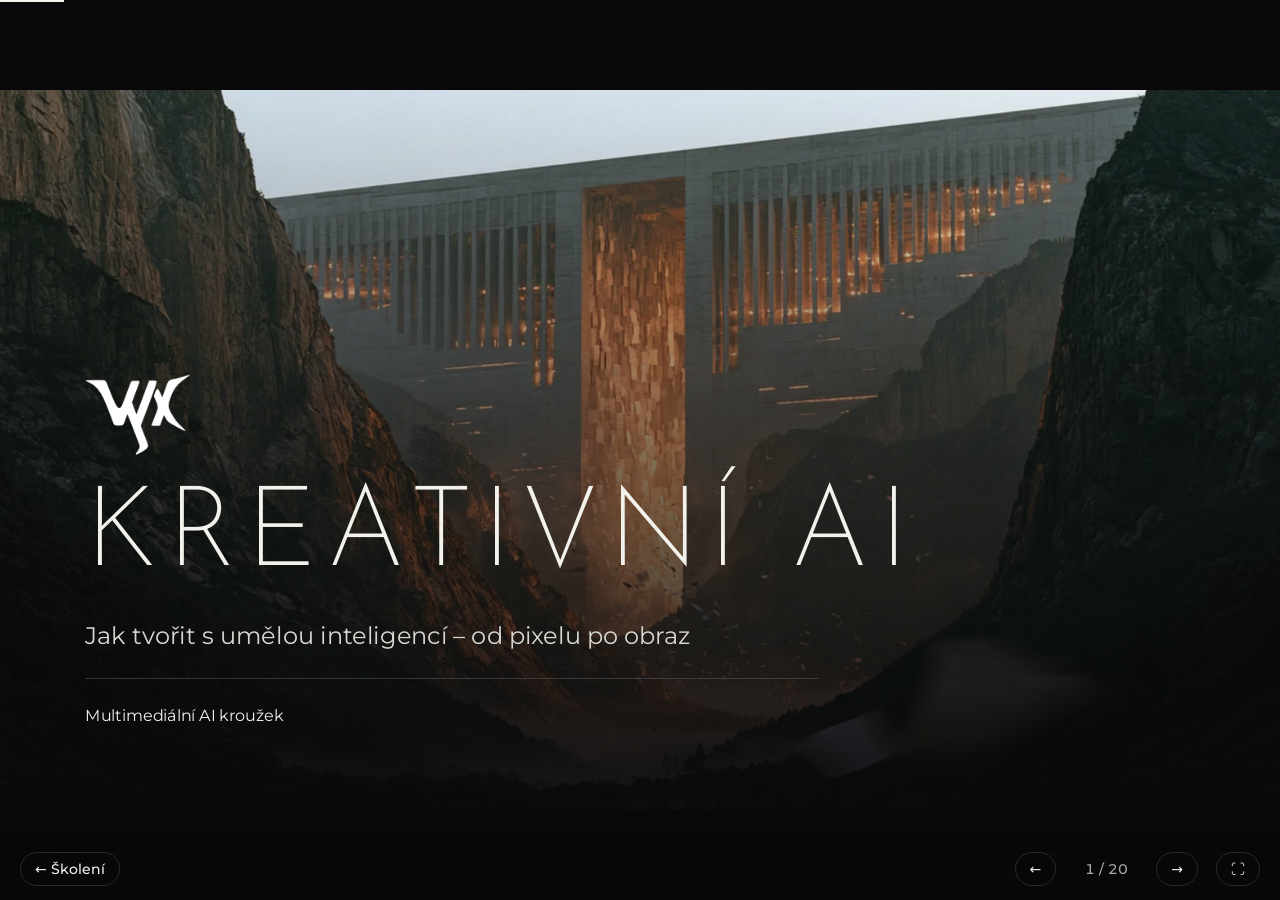
<file: skoleni/kreativni-ai/index.html>
<!doctype html>
<html lang="cs"><head><meta charset="utf-8"><meta name="viewport" content="width=device-width,initial-scale=1">
<title>Kreativní AI | woffx</title>
<link rel="preconnect" href="https://fonts.googleapis.com"><link rel="preconnect" href="https://fonts.gstatic.com" crossorigin><link href="https://fonts.googleapis.com/css2?family=Josefin+Sans:wght@100;200;300&family=Montserrat:wght@400;500&display=swap" rel="stylesheet">
<style>
html,body{margin:0;height:100%;background:#08080a;overflow:hidden;-webkit-font-smoothing:antialiased}
#stage{position:fixed;inset:0;display:flex;align-items:center;justify-content:center;cursor:pointer;touch-action:pan-y}
#deck{position:relative;width:1920px;height:1080px;flex:none;transform-origin:center center}
#deck>section{position:absolute;left:0;top:0;width:1920px;height:1080px;box-sizing:border-box;overflow:hidden;opacity:0;visibility:hidden;transition:opacity .35s,visibility .35s}
#deck>section.on{opacity:1;visibility:visible}
#deck section *{box-sizing:border-box;margin:0}
#deck>section>*{position:relative}
#deck section h1,#deck section h2,#deck section h3{font-weight:400}
#deck section a{cursor:pointer}
#ui{position:fixed;left:0;right:0;bottom:0;display:flex;align-items:center;gap:18px;padding:14px 20px;font:500 14px Montserrat,system-ui,sans-serif;color:#f2f1ec;background:linear-gradient(0deg,rgba(8,8,10,.85),rgba(8,8,10,0));transition:opacity .4s;z-index:5}
#ui.idle{opacity:0}
#ui a,#ui button{color:#f2f1ec;text-decoration:none;background:none;border:1px solid #ffffff24;border-radius:999px;padding:7px 14px;font:inherit;cursor:pointer;backdrop-filter:blur(14px)}
#ui a:hover,#ui button:hover{border-color:#ffffff60}
#ui .sp{flex:1}
#ui .n{color:#acaba8;min-width:64px;text-align:center;font-variant-numeric:tabular-nums}
#bar{position:fixed;left:0;top:0;height:2px;background:#f2f1ec;transition:width .35s;z-index:6}
.arr{font-family:system-ui}
</style></head><body>
<div id="bar"></div>
<div id="stage"><div id="deck">
<section id="cover" data-transition="fade" style="background:#08080a;color:#f2f1ec;font-family:'Montserrat', Arial, sans-serif;padding:128px;display:flex;flex-direction:column;justify-content:flex-end;gap:40px">
<img src="../assets/c5a42fd9c1a31a733365937b96e2971b.webp" alt="" style="position:absolute;left:0;top:0;width:1920px;height:1080px;object-fit:cover">
<div style="position:absolute;left:0;top:0;width:1920px;height:1080px;background:linear-gradient(0deg, rgba(8,8,10,0.92) 0%, rgba(8,8,10,0.45) 55%, rgba(8,8,10,0.05) 100%)"></div>
<img src="../assets/wx.png" alt="Logo WX" style="width:157px;height:120px;object-fit:contain">
<h1 style="font-family:'Josefin Sans', Arial, sans-serif;font-size:168px;font-weight:200;letter-spacing:0.08em;line-height:1">KREATIVNÍ AI</h1>
<p style="font-size:36px;font-weight:400;color:#d8d7d2;line-height:1.3;width:1100px">Jak tvořit s umělou inteligencí – od pixelu po obraz</p>
<hr style="border:none;border-top:1px solid #4a4a4e;width:1100px">
<p style="font-size:24px;font-weight:400;color:#f2f1ec">Multimediální AI kroužek</p>

</section>
<section id="co-je-ai" data-transition="fade" style="background:#08080a;color:#f2f1ec;font-family:'Montserrat', Arial, sans-serif;padding:128px;display:flex;flex-direction:column;justify-content:center;align-items:flex-end;gap:48px">
<img src="../assets/162bcb2caa314c3ed54f316b1ccfeec7.webp" alt="" style="position:absolute;left:0;top:0;width:1920px;height:1080px;object-fit:cover">
<div style="position:absolute;left:0;top:0;width:1920px;height:1080px;background:linear-gradient(270deg, rgba(8,8,10,0.9) 0%, rgba(8,8,10,0.7) 50%, rgba(8,8,10,0.1) 100%)"></div>
<p style="font-size:24px;font-weight:500;color:#c9c8c3;width:960px">Co je AI</p>
<p style="font-size:64px;font-weight:400;line-height:1.2;width:960px">AI nemyslí jako člověk. Hledá vzory v obrovském množství dat a předpovídá, co nejspíš přijde dál.</p>
<img src="../assets/wx.png" alt="Logo WX" style="position:absolute;right:64px;bottom:52px;width:52px;height:40px;object-fit:contain">

</section>
<section id="jak-funguje" data-transition="fade" style="background:#08080a;color:#f2f1ec;font-family:'Montserrat', Arial, sans-serif;padding:128px;display:flex;flex-direction:column;justify-content:space-between;gap:64px">
<img src="../assets/29972228fd74f96fdabf3fd9f534163e.webp" alt="" style="position:absolute;left:0;top:0;width:1920px;height:1080px;object-fit:cover">
<div style="position:absolute;left:0;top:0;width:1920px;height:1080px;background:linear-gradient(180deg, rgba(8,8,10,0.55) 0%, rgba(8,8,10,0.8) 100%)"></div>
<h2 style="font-family:'Josefin Sans', Arial, sans-serif;font-size:96px;font-weight:200;letter-spacing:0.08em;line-height:1">JAK FUNGUJE</h2>
<div style="display:flex;gap:48px;align-items:flex-start">
<div style="flex:1;display:flex;flex-direction:column;gap:20px;border-top:1px solid #f2f1ec;padding-top:32px">
<h3 style="font-size:44px;font-weight:400">Data</h3>
<p style="font-size:28px;color:#d8d7d2;line-height:1.4">Miliony textů, obrázků, videí a zvuků</p>
</div>
<p style="font-size:44px;color:#d8d7d2;padding-top:32px">→</p>
<div style="flex:1;display:flex;flex-direction:column;gap:20px;border-top:1px solid #f2f1ec;padding-top:32px">
<h3 style="font-size:44px;font-weight:400">Trénink</h3>
<p style="font-size:28px;color:#d8d7d2;line-height:1.4">Model v nich hledá vzory a souvislosti</p>
</div>
<p style="font-size:44px;color:#d8d7d2;padding-top:32px">→</p>
<div style="flex:1;display:flex;flex-direction:column;gap:20px;border-top:1px solid #f2f1ec;padding-top:32px">
<h3 style="font-size:44px;font-weight:400">Generování</h3>
<p style="font-size:28px;color:#d8d7d2;line-height:1.4">Z tvého zadání (promptu) skládá nový výstup</p>
</div>
</div>
<p style="font-size:32px;line-height:1.4;width:1400px;border-top:1px solid #4a4a4e;padding-top:32px">Model viděl tisíce fotek koček – a proto umí nakreslit kočku, kterou ještě nikdo neviděl.</p>
<img src="../assets/wx.png" alt="Logo WX" style="position:absolute;right:64px;bottom:52px;width:52px;height:40px;object-fit:contain">

</section>
<section id="nn-pixely" data-transition="fade" style="background:#08080a;color:#f2f1ec;font-family:'Montserrat', Arial, sans-serif;padding:128px;display:flex;flex-direction:column;gap:64px">
<div style="display:flex;flex-direction:column;gap:24px">
<p style="font-size:24px;font-weight:500;color:#acaba8">Jak neuronka vidí obrázek · 1/5</p>
<h2 style="font-family:'Josefin Sans', Arial, sans-serif;font-size:96px;font-weight:200;letter-spacing:0.08em;line-height:1">OBRÁZEK = ČÍSLA</h2>
</div>
<div style="display:flex;gap:28px;align-items:flex-start">
<div style="display:flex;flex-direction:column;gap:20px">
<img src="../assets/fe46d40de93d29da3409df07ff03d68b.webp" alt="AI obrázek rohaté postavy s vyznačeným čtvercem u oka" style="width:660px;height:372px;object-fit:cover;border-radius:16px">
<p style="font-size:24px;color:#acaba8">Obrázek</p>
</div>
<p style="font-size:44px;color:#acaba8;padding-top:160px">→</p>
<div style="display:flex;flex-direction:column;gap:20px">
<img src="../assets/b5813b80cc9dd4ae9f9fc569f33d8989.webp" alt="Přiblížený výřez – jednotlivé pixely" style="width:372px;height:372px;object-fit:cover;border-radius:16px">
<p style="font-size:24px;color:#acaba8">Zoom: pixely</p>
</div>
<p style="font-size:44px;color:#acaba8;padding-top:160px">→</p>
<div style="display:flex;flex-direction:column;gap:20px">
<img src="../assets/8507ce50d4bef1fc4a7bc261ae366d1b.webp" alt="Mřížka 8×8 pixelů s hodnotami jasu 0–255" style="width:372px;height:372px;object-fit:cover;border-radius:16px">
<p style="font-size:24px;color:#acaba8">Čísla 0–255</p>
</div>
</div>
<img src="../assets/wx.png" alt="Logo WX" style="position:absolute;right:64px;bottom:52px;width:52px;height:40px;object-fit:contain">

</section>
<section id="nn-hrany" data-transition="fade" style="background:#08080a;color:#f2f1ec;font-family:'Montserrat', Arial, sans-serif;padding:128px;display:flex;flex-direction:column;gap:56px">
<div style="display:flex;flex-direction:column;gap:24px">
<p style="font-size:24px;font-weight:500;color:#acaba8">Jak neuronka vidí obrázek · 2/5</p>
<h2 style="font-family:'Josefin Sans', Arial, sans-serif;font-size:96px;font-weight:200;letter-spacing:0.08em;line-height:1">HLEDÁ HRANY</h2>
</div>
<div style="display:flex;gap:24px;align-items:flex-start">
<div style="display:flex;flex-direction:column;gap:16px">
<img src="../assets/2309409c0a995ca428960306f1d7f3b8.webp" alt="Výřez s rohatou postavou" style="width:360px;height:405px;object-fit:cover;border-radius:16px">
<p style="font-size:24px;color:#acaba8">Vstup</p>
</div>
<p style="font-size:40px;color:#acaba8;padding-top:180px">→</p>
<div style="display:flex;flex-direction:column;gap:16px">
<img src="../assets/631000df3ffbb8117a021d2dd16e8064.webp" alt="Filtr na svislé hrany" style="width:360px;height:405px;object-fit:cover;border-radius:16px">
<p style="font-size:24px;color:#acaba8">Filtr: svislé hrany</p>
</div>
<p style="font-size:40px;color:#acaba8;padding-top:180px">→</p>
<div style="display:flex;flex-direction:column;gap:16px">
<img src="../assets/3ffcb073e26234cacd24547367f015bc.webp" alt="Všechny hrany v obrázku" style="width:360px;height:405px;object-fit:cover;border-radius:16px">
<p style="font-size:24px;color:#acaba8">Všechny hrany</p>
</div>
<p style="font-size:40px;color:#acaba8;padding-top:180px">→</p>
<div style="display:flex;flex-direction:column;gap:16px">
<img src="../assets/46b1cc03022e1fa93423c5ce21dfaaf3.webp" alt="Zvýrazněné obrysy a tvary" style="width:360px;height:405px;object-fit:cover;border-radius:16px">
<p style="font-size:24px;color:#acaba8">Obrysy a tvary</p>
</div>
</div>
<img src="../assets/wx.png" alt="Logo WX" style="position:absolute;right:64px;bottom:52px;width:52px;height:40px;object-fit:contain">

</section>
<section id="nn-vrstvy" data-transition="fade" style="background:#08080a;color:#f2f1ec;font-family:'Montserrat', Arial, sans-serif;padding:128px;display:flex;flex-direction:column;gap:48px">
<div style="display:flex;flex-direction:column;gap:24px">
<p style="font-size:24px;font-weight:500;color:#acaba8">Jak neuronka vidí obrázek · 3/5</p>
<h2 style="font-family:'Josefin Sans', Arial, sans-serif;font-size:96px;font-weight:200;letter-spacing:0.08em;line-height:1">VRSTVY</h2>
</div>
<svg aria-label="Schéma neuronové sítě: vrstvy pixely, hrany, tvary, části a výsledek „postava s rohy“, každý uzel propojený se všemi v další vrstvě" viewBox="0 0 1664 620" width="1664" height="620">
<line x1="90" y1="60" x2="450" y2="100" stroke="#4a4a4e" stroke-width="1.5"/><line x1="90" y1="60" x2="450" y2="180" stroke="#4a4a4e" stroke-width="1.5"/><line x1="90" y1="60" x2="450" y2="260" stroke="#4a4a4e" stroke-width="1.5"/><line x1="90" y1="60" x2="450" y2="340" stroke="#4a4a4e" stroke-width="1.5"/><line x1="90" y1="60" x2="450" y2="420" stroke="#4a4a4e" stroke-width="1.5"/><line x1="90" y1="140" x2="450" y2="100" stroke="#4a4a4e" stroke-width="1.5"/><line x1="90" y1="140" x2="450" y2="180" stroke="#4a4a4e" stroke-width="1.5"/><line x1="90" y1="140" x2="450" y2="260" stroke="#4a4a4e" stroke-width="1.5"/><line x1="90" y1="140" x2="450" y2="340" stroke="#4a4a4e" stroke-width="1.5"/><line x1="90" y1="140" x2="450" y2="420" stroke="#4a4a4e" stroke-width="1.5"/><line x1="90" y1="220" x2="450" y2="100" stroke="#4a4a4e" stroke-width="1.5"/><line x1="90" y1="220" x2="450" y2="180" stroke="#4a4a4e" stroke-width="1.5"/><line x1="90" y1="220" x2="450" y2="260" stroke="#4a4a4e" stroke-width="1.5"/><line x1="90" y1="220" x2="450" y2="340" stroke="#4a4a4e" stroke-width="1.5"/><line x1="90" y1="220" x2="450" y2="420" stroke="#4a4a4e" stroke-width="1.5"/><line x1="90" y1="300" x2="450" y2="100" stroke="#4a4a4e" stroke-width="1.5"/><line x1="90" y1="300" x2="450" y2="180" stroke="#4a4a4e" stroke-width="1.5"/><line x1="90" y1="300" x2="450" y2="260" stroke="#4a4a4e" stroke-width="1.5"/><line x1="90" y1="300" x2="450" y2="340" stroke="#4a4a4e" stroke-width="1.5"/><line x1="90" y1="300" x2="450" y2="420" stroke="#4a4a4e" stroke-width="1.5"/><line x1="90" y1="380" x2="450" y2="100" stroke="#4a4a4e" stroke-width="1.5"/><line x1="90" y1="380" x2="450" y2="180" stroke="#4a4a4e" stroke-width="1.5"/><line x1="90" y1="380" x2="450" y2="260" stroke="#4a4a4e" stroke-width="1.5"/><line x1="90" y1="380" x2="450" y2="340" stroke="#4a4a4e" stroke-width="1.5"/><line x1="90" y1="380" x2="450" y2="420" stroke="#4a4a4e" stroke-width="1.5"/><line x1="90" y1="460" x2="450" y2="100" stroke="#4a4a4e" stroke-width="1.5"/><line x1="90" y1="460" x2="450" y2="180" stroke="#4a4a4e" stroke-width="1.5"/><line x1="90" y1="460" x2="450" y2="260" stroke="#4a4a4e" stroke-width="1.5"/><line x1="90" y1="460" x2="450" y2="340" stroke="#4a4a4e" stroke-width="1.5"/><line x1="90" y1="460" x2="450" y2="420" stroke="#4a4a4e" stroke-width="1.5"/><line x1="450" y1="100" x2="810" y2="140" stroke="#4a4a4e" stroke-width="1.5"/><line x1="450" y1="100" x2="810" y2="220" stroke="#4a4a4e" stroke-width="1.5"/><line x1="450" y1="100" x2="810" y2="300" stroke="#4a4a4e" stroke-width="1.5"/><line x1="450" y1="100" x2="810" y2="380" stroke="#4a4a4e" stroke-width="1.5"/><line x1="450" y1="180" x2="810" y2="140" stroke="#4a4a4e" stroke-width="1.5"/><line x1="450" y1="180" x2="810" y2="220" stroke="#4a4a4e" stroke-width="1.5"/><line x1="450" y1="180" x2="810" y2="300" stroke="#4a4a4e" stroke-width="1.5"/><line x1="450" y1="180" x2="810" y2="380" stroke="#4a4a4e" stroke-width="1.5"/><line x1="450" y1="260" x2="810" y2="140" stroke="#4a4a4e" stroke-width="1.5"/><line x1="450" y1="260" x2="810" y2="220" stroke="#4a4a4e" stroke-width="1.5"/><line x1="450" y1="260" x2="810" y2="300" stroke="#4a4a4e" stroke-width="1.5"/><line x1="450" y1="260" x2="810" y2="380" stroke="#4a4a4e" stroke-width="1.5"/><line x1="450" y1="340" x2="810" y2="140" stroke="#4a4a4e" stroke-width="1.5"/><line x1="450" y1="340" x2="810" y2="220" stroke="#4a4a4e" stroke-width="1.5"/><line x1="450" y1="340" x2="810" y2="300" stroke="#4a4a4e" stroke-width="1.5"/><line x1="450" y1="340" x2="810" y2="380" stroke="#4a4a4e" stroke-width="1.5"/><line x1="450" y1="420" x2="810" y2="140" stroke="#4a4a4e" stroke-width="1.5"/><line x1="450" y1="420" x2="810" y2="220" stroke="#4a4a4e" stroke-width="1.5"/><line x1="450" y1="420" x2="810" y2="300" stroke="#4a4a4e" stroke-width="1.5"/><line x1="450" y1="420" x2="810" y2="380" stroke="#4a4a4e" stroke-width="1.5"/><line x1="810" y1="140" x2="1170" y2="180" stroke="#4a4a4e" stroke-width="1.5"/><line x1="810" y1="140" x2="1170" y2="260" stroke="#4a4a4e" stroke-width="1.5"/><line x1="810" y1="140" x2="1170" y2="340" stroke="#4a4a4e" stroke-width="1.5"/><line x1="810" y1="220" x2="1170" y2="180" stroke="#4a4a4e" stroke-width="1.5"/><line x1="810" y1="220" x2="1170" y2="260" stroke="#4a4a4e" stroke-width="1.5"/><line x1="810" y1="220" x2="1170" y2="340" stroke="#4a4a4e" stroke-width="1.5"/><line x1="810" y1="300" x2="1170" y2="180" stroke="#4a4a4e" stroke-width="1.5"/><line x1="810" y1="300" x2="1170" y2="260" stroke="#4a4a4e" stroke-width="1.5"/><line x1="810" y1="300" x2="1170" y2="340" stroke="#4a4a4e" stroke-width="1.5"/><line x1="810" y1="380" x2="1170" y2="180" stroke="#4a4a4e" stroke-width="1.5"/><line x1="810" y1="380" x2="1170" y2="260" stroke="#4a4a4e" stroke-width="1.5"/><line x1="810" y1="380" x2="1170" y2="340" stroke="#4a4a4e" stroke-width="1.5"/><line x1="1170" y1="180" x2="1530" y2="260" stroke="#4a4a4e" stroke-width="1.5"/><line x1="1170" y1="260" x2="1530" y2="260" stroke="#4a4a4e" stroke-width="1.5"/><line x1="1170" y1="340" x2="1530" y2="260" stroke="#4a4a4e" stroke-width="1.5"/>
<circle cx="90" cy="60" r="18" fill="#f2f1ec"/><circle cx="90" cy="140" r="18" fill="#f2f1ec"/><circle cx="90" cy="220" r="18" fill="#f2f1ec"/><circle cx="90" cy="300" r="18" fill="#f2f1ec"/><circle cx="90" cy="380" r="18" fill="#f2f1ec"/><circle cx="90" cy="460" r="18" fill="#f2f1ec"/><circle cx="450" cy="100" r="18" fill="#f2f1ec"/><circle cx="450" cy="180" r="18" fill="#f2f1ec"/><circle cx="450" cy="260" r="18" fill="#f2f1ec"/><circle cx="450" cy="340" r="18" fill="#f2f1ec"/><circle cx="450" cy="420" r="18" fill="#f2f1ec"/><circle cx="810" cy="140" r="18" fill="#f2f1ec"/><circle cx="810" cy="220" r="18" fill="#f2f1ec"/><circle cx="810" cy="300" r="18" fill="#f2f1ec"/><circle cx="810" cy="380" r="18" fill="#f2f1ec"/><circle cx="1170" cy="180" r="18" fill="#f2f1ec"/><circle cx="1170" cy="260" r="18" fill="#f2f1ec"/><circle cx="1170" cy="340" r="18" fill="#f2f1ec"/><circle cx="1530" cy="260" r="34" fill="#f2f1ec"/>
<text x="90" y="550" text-anchor="middle" font-family="Montserrat, Arial, sans-serif" font-size="30" fill="#f2f1ec">Pixely</text>
<text x="90" y="592" text-anchor="middle" font-family="Montserrat, Arial, sans-serif" font-size="24" fill="#acaba8">čísla 0–255</text>
<text x="450" y="550" text-anchor="middle" font-family="Montserrat, Arial, sans-serif" font-size="30" fill="#f2f1ec">Hrany</text>
<text x="450" y="592" text-anchor="middle" font-family="Montserrat, Arial, sans-serif" font-size="24" fill="#acaba8">čáry, přechody</text>
<text x="810" y="550" text-anchor="middle" font-family="Montserrat, Arial, sans-serif" font-size="30" fill="#f2f1ec">Tvary</text>
<text x="810" y="592" text-anchor="middle" font-family="Montserrat, Arial, sans-serif" font-size="24" fill="#acaba8">oblouky, kruhy, textury</text>
<text x="1170" y="550" text-anchor="middle" font-family="Montserrat, Arial, sans-serif" font-size="30" fill="#f2f1ec">Části</text>
<text x="1170" y="592" text-anchor="middle" font-family="Montserrat, Arial, sans-serif" font-size="24" fill="#acaba8">rohy, oči, bunda</text>
<text x="1530" y="550" text-anchor="middle" font-family="Montserrat, Arial, sans-serif" font-size="30" fill="#f2f1ec">Výsledek</text>
<text x="1530" y="592" text-anchor="middle" font-family="Montserrat, Arial, sans-serif" font-size="24" fill="#acaba8">„postava s rohy“</text>
</svg>
<img src="../assets/wx.png" alt="Logo WX" style="position:absolute;right:64px;bottom:52px;width:52px;height:40px;object-fit:contain">

</section>
<section id="nn-vektory" data-transition="fade" style="background:#08080a;color:#f2f1ec;font-family:'Montserrat', Arial, sans-serif;padding:128px;display:flex;gap:80px;align-items:center">
<div style="width:620px;display:flex;flex-direction:column;gap:40px">
<p style="font-size:24px;font-weight:500;color:#acaba8">Jak neuronka vidí obrázek · 4/5</p>
<h2 style="font-family:'Josefin Sans', Arial, sans-serif;font-size:96px;font-weight:200;letter-spacing:0.08em;line-height:1">VEKTORY</h2>
<p style="font-size:30px;line-height:1.4">Na konci je každý obrázek i slovo jen seznam čísel – vektor. Podobné věci leží blízko sebe.</p>
<p style="font-size:26px;color:#acaba8;border-top:1px solid #2b2b2d;padding-top:24px">pes = [0,21; −0,73; 0,05; …]</p>
</div>
<svg aria-label="Ilustrace prostoru významů: zvířata (pes, vlk, kočka, liška), příroda (les, strom, louka, hora) a technika (auto, dron, robot) tvoří tři skupiny; text a obrázek rohaté postavy leží ve stejném místě" viewBox="0 0 960 824" width="960" height="824">
<line x1="40" y1="784" x2="940" y2="784" stroke="#4a4a4e" stroke-width="2"/>
<line x1="40" y1="784" x2="40" y2="20" stroke="#4a4a4e" stroke-width="2"/>
<circle cx="200" cy="600" r="12" fill="#f2f1ec"/><text x="222" y="609" font-family="Montserrat, Arial, sans-serif" font-size="28" fill="#f2f1ec">pes</text>
<circle cx="250" cy="660" r="12" fill="#f2f1ec"/><text x="272" y="669" font-family="Montserrat, Arial, sans-serif" font-size="28" fill="#f2f1ec">vlk</text>
<circle cx="140" cy="690" r="12" fill="#f2f1ec"/><text x="90" y="735" font-family="Montserrat, Arial, sans-serif" font-size="28" fill="#f2f1ec">kočka</text>
<circle cx="300" cy="590" r="12" fill="#f2f1ec"/><text x="322" y="599" font-family="Montserrat, Arial, sans-serif" font-size="28" fill="#f2f1ec">liška</text>
<circle cx="560" cy="300" r="12" fill="#9f9e9a"/><text x="582" y="309" font-family="Montserrat, Arial, sans-serif" font-size="28" fill="#c9c8c3">les</text>
<circle cx="620" cy="370" r="12" fill="#9f9e9a"/><text x="642" y="379" font-family="Montserrat, Arial, sans-serif" font-size="28" fill="#c9c8c3">strom</text>
<circle cx="500" cy="380" r="12" fill="#9f9e9a"/><text x="380" y="420" font-family="Montserrat, Arial, sans-serif" font-size="28" fill="#c9c8c3">louka</text>
<circle cx="660" cy="250" r="12" fill="#9f9e9a"/><text x="682" y="259" font-family="Montserrat, Arial, sans-serif" font-size="28" fill="#c9c8c3">hora</text>
<rect x="760" y="580" width="22" height="22" fill="#6f6e6b"/><text x="796" y="600" font-family="Montserrat, Arial, sans-serif" font-size="28" fill="#acaba8">auto</text>
<rect x="800" y="650" width="22" height="22" fill="#6f6e6b"/><text x="836" y="670" font-family="Montserrat, Arial, sans-serif" font-size="28" fill="#acaba8">dron</text>
<rect x="720" y="680" width="22" height="22" fill="#6f6e6b"/><text x="640" y="735" font-family="Montserrat, Arial, sans-serif" font-size="28" fill="#acaba8">robot</text>
<circle cx="420" cy="170" r="22" fill="none" stroke="#f2f1ec" stroke-width="3"/>
<circle cx="420" cy="170" r="8" fill="#f2f1ec"/>
<text x="456" y="150" font-family="Montserrat, Arial, sans-serif" font-size="28" fill="#f2f1ec">„postava s rohy“ (text)</text>
<text x="456" y="190" font-family="Montserrat, Arial, sans-serif" font-size="28" fill="#f2f1ec">+ její obrázek</text>
<text x="40" y="816" font-family="Montserrat, Arial, sans-serif" font-size="24" fill="#acaba8">Ilustrace: miliony rozměrů zmáčknuté do 2D</text>
</svg>
<img src="../assets/wx.png" alt="Logo WX" style="position:absolute;right:64px;bottom:52px;width:52px;height:40px;object-fit:contain">

</section>
<section id="nn-difuze" data-transition="fade" style="background:#08080a;color:#f2f1ec;font-family:'Montserrat', Arial, sans-serif;padding:128px;display:flex;flex-direction:column;gap:56px">
<div style="display:flex;flex-direction:column;gap:24px">
<p style="font-size:24px;font-weight:500;color:#acaba8">Jak neuronka vidí obrázek · 5/5</p>
<h2 style="font-family:'Josefin Sans', Arial, sans-serif;font-size:96px;font-weight:200;letter-spacing:0.08em;line-height:1">ZE ŠUMU OBRAZ</h2>
</div>
<p style="font-size:32px;line-height:1.3;border-top:1px solid #2b2b2d;padding-top:24px">Prompt: „a deep valley at dusk with grey granite rocks peeking through…“ → vektor → model</p>
<div style="display:flex;gap:16px;align-items:flex-start">
<div style="flex:1;display:flex;flex-direction:column;gap:16px">
<img src="../assets/c62f1e1b70e136e30c8e66f5241e9f70.webp" alt="Čistý šum" style="width:320px;height:180px;object-fit:cover;border-radius:12px">
<p style="font-size:24px;color:#acaba8">Start: čistý šum</p>
</div>
<div style="flex:1;display:flex;flex-direction:column;gap:16px">
<img src="../assets/e7c74de0824972cf6c92e958012e29d0.webp" alt="Šum s náznakem tvarů" style="width:320px;height:180px;object-fit:cover;border-radius:12px">
<p style="font-size:24px;color:#acaba8">Krok po kroku…</p>
</div>
<div style="flex:1;display:flex;flex-direction:column;gap:16px">
<img src="../assets/4ea3e0b84ea09f3d1e11950ea426932c.webp" alt="Napůl odšuměný obraz" style="width:320px;height:180px;object-fit:cover;border-radius:12px">
<p style="font-size:24px;color:#acaba8">…ubírá šum…</p>
</div>
<div style="flex:1;display:flex;flex-direction:column;gap:16px">
<img src="../assets/d095a64bc536cc6b5b8072ce92fa567d.webp" alt="Skoro hotový obraz" style="width:320px;height:180px;object-fit:cover;border-radius:12px">
<p style="font-size:24px;color:#acaba8">…podle promptu</p>
</div>
<div style="flex:1;display:flex;flex-direction:column;gap:16px">
<img src="../assets/3b1cd231a24d1d2e59d0068c0c830efd.webp" alt="Hotový obraz údolí za soumraku" style="width:320px;height:180px;object-fit:cover;border-radius:12px">
<p style="font-size:24px">Hotovo</p>
</div>
</div>
<p style="font-size:24px;color:#acaba8">Ilustrace principu na hotovém AI obrázku – mezikroky jsou simulované.</p>
<img src="../assets/wx.png" alt="Logo WX" style="position:absolute;right:64px;bottom:52px;width:52px;height:40px;object-fit:contain">

</section>
<section id="gen-autoreg" data-transition="fade" style="display:flex; flex-direction:column; gap:56px; padding:128px; background:#08080a">
  <div style="display:flex; flex-direction:column; gap:24px">
    <p style="font-family:Montserrat, Arial, sans-serif; font-size:24px; font-weight:500; color:#acaba8">Další typy generování · 1/3</p>
    <h2 style="font-family:'Josefin Sans', Arial, sans-serif; font-size:96px; font-weight:200; line-height:1; letter-spacing:7.7px; color:#f2f1ec">PO KOUSCÍCH</h2>
  </div>
  <div style="display:flex; flex-direction:row; gap:24px">
    <div style="display:flex; flex-direction:column; gap:16px">
      <img src="../assets/156a93d203411524d409b7fef176afa7.webp" alt="Čtvrtina obrázku poskládaná z dílků" style="width:384px; height:216px; border-radius:12px">
      <p style="font-family:Montserrat, Arial, sans-serif; font-size:24px; color:#acaba8">12 dílků</p>
    </div>
    <div style="display:flex; flex-direction:column; gap:16px">
      <img src="../assets/2fc2aadc9efc270b5875664dd2ec389f.webp" alt="Polovina obrázku poskládaná z dílků" style="width:384px; height:216px; border-radius:12px">
      <p style="font-family:Montserrat, Arial, sans-serif; font-size:24px; color:#acaba8">24 dílků</p>
    </div>
    <div style="display:flex; flex-direction:column; gap:16px">
      <img src="../assets/2c3f4909a852f3ce67cae060e719e8fd.webp" alt="Tři čtvrtiny obrázku poskládané z dílků" style="width:384px; height:216px; border-radius:12px">
      <p style="font-family:Montserrat, Arial, sans-serif; font-size:24px; color:#acaba8">36 dílků</p>
    </div>
    <div style="display:flex; flex-direction:column; gap:16px">
      <img src="../assets/2f77381f53d74fc34a80215b9efffa85.webp" alt="Celý obrázek ulice za soumraku" style="width:384px; height:216px; border-radius:12px">
      <p style="font-family:Montserrat, Arial, sans-serif; font-size:24px; color:#f2f1ec">Hotovo</p>
    </div>
  </div>
  <p style="width:1300px; padding:32px 0 0; font-family:Montserrat, Arial, sans-serif; font-size:34px; line-height:1.4; color:#f2f1ec; border-top:1px solid #2b2b2d">Model skládá obrázek dílek po dílku – stejně jako chatbot píše slovo po slově. Každý nový dílek navazuje na ty předchozí.</p>
  <img src="../assets/wx.png" alt="Logo WX" style="position:absolute; right:64px; bottom:52px; width:52px; height:40px; object-fit:contain">
  
</section>
<section id="gen-postupne" data-transition="fade" style="display:flex; flex-direction:column; gap:56px; padding:128px; background:#08080a">
  <div style="display:flex; flex-direction:column; gap:24px">
    <p style="font-family:Montserrat, Arial, sans-serif; font-size:24px; font-weight:500; color:#acaba8">Další typy generování · 1/3</p>
    <h2 style="font-family:'Josefin Sans', Arial, sans-serif; font-size:96px; font-weight:200; line-height:1; letter-spacing:7.7px; color:#f2f1ec">OD HRUBÉHO K DETAILU</h2>
  </div>
  <div style="display:flex; flex-direction:row; gap:24px">
    <div style="display:flex; flex-direction:column; gap:16px">
      <img src="../assets/1a6547b899d94e5676c15a46740e0b00.webp" alt="Obrázek v rozlišení 8 pixelů na šířku" style="width:384px; height:216px; border-radius:12px">
      <p style="font-family:Montserrat, Arial, sans-serif; font-size:24px; color:#acaba8">8 px – rozvržení</p>
    </div>
    <div style="display:flex; flex-direction:column; gap:16px">
      <img src="../assets/a5bde8b9417552a13d822a538098f7f4.webp" alt="Obrázek v rozlišení 24 pixelů na šířku" style="width:384px; height:216px; border-radius:12px">
      <p style="font-family:Montserrat, Arial, sans-serif; font-size:24px; color:#acaba8">24 px – tvary</p>
    </div>
    <div style="display:flex; flex-direction:column; gap:16px">
      <img src="../assets/9872b624aa2303aca0612f084f17692d.webp" alt="Obrázek v rozlišení 80 pixelů na šířku" style="width:384px; height:216px; border-radius:12px">
      <p style="font-family:Montserrat, Arial, sans-serif; font-size:24px; color:#acaba8">80 px – objekty</p>
    </div>
    <div style="display:flex; flex-direction:column; gap:16px">
      <img src="../assets/70c51c2b853f976b181e2348d5567806.webp" alt="Hotový obrázek kopců s vojáky u ohně" style="width:384px; height:216px; border-radius:12px">
      <p style="font-family:Montserrat, Arial, sans-serif; font-size:24px; color:#f2f1ec">Plné rozlišení – detaily</p>
    </div>
  </div>
  <p style="width:1300px; padding:32px 0 0; font-family:Montserrat, Arial, sans-serif; font-size:34px; line-height:1.4; color:#f2f1ec; border-top:1px solid #2b2b2d">Nejdřív hrubá geometrie scény – kde je obloha, kopec, postava. Detaily přibývají až v dalších krocích.</p>
  <img src="../assets/wx.png" alt="Logo WX" style="position:absolute; right:64px; bottom:52px; width:52px; height:40px; object-fit:contain">
  
</section>
<section id="gen-3d" data-transition="fade" style="display:flex; flex-direction:column; gap:48px; padding:128px; background:#08080a">
  <div style="display:flex; flex-direction:column; gap:24px">
    <p style="font-family:Montserrat, Arial, sans-serif; font-size:24px; font-weight:500; color:#acaba8">Další typy generování · 3/3</p>
    <h2 style="font-family:'Josefin Sans', Arial, sans-serif; font-size:96px; font-weight:200; line-height:1; letter-spacing:7.7px; color:#f2f1ec">3D: TVAR POSTUPNĚ</h2>
  </div>
  <div style="display:flex; flex-direction:row; gap:48px; align-items:center">
    <div style="display:flex; flex-direction:column; gap:16px; align-items:center">
      <svg xmlns="http://www.w3.org/2000/svg" aria-label="Mrak bodů ve tvaru koule" viewBox="0 0 300 300" style="width:400px; height:400px"><circle cx="230" cy="92" r="4" fill="#f2f1ec"/><circle cx="184" cy="168" r="4" fill="#f2f1ec"/><circle cx="240" cy="135" r="4" fill="#f2f1ec"/><circle cx="70" cy="75" r="4" fill="#f2f1ec"/><circle cx="143" cy="65" r="4" fill="#f2f1ec"/><circle cx="65" cy="154" r="4" fill="#f2f1ec"/><circle cx="52" cy="169" r="4" fill="#f2f1ec"/><circle cx="147" cy="250" r="4" fill="#f2f1ec"/><circle cx="128" cy="183" r="4" fill="#f2f1ec"/><circle cx="117" cy="104" r="4" fill="#f2f1ec"/><circle cx="185" cy="254" r="4" fill="#f2f1ec"/><circle cx="119" cy="109" r="4" fill="#f2f1ec"/><circle cx="234" cy="169" r="4" fill="#f2f1ec"/><circle cx="59" cy="210" r="4" fill="#f2f1ec"/><circle cx="248" cy="196" r="4" fill="#f2f1ec"/><circle cx="106" cy="60" r="4" fill="#f2f1ec"/><circle cx="120" cy="245" r="4" fill="#f2f1ec"/><circle cx="178" cy="179" r="4" fill="#f2f1ec"/><circle cx="121" cy="203" r="4" fill="#f2f1ec"/><circle cx="134" cy="88" r="4" fill="#f2f1ec"/><circle cx="200" cy="185" r="4" fill="#f2f1ec"/><circle cx="115" cy="220" r="4" fill="#f2f1ec"/><circle cx="65" cy="207" r="4" fill="#f2f1ec"/><circle cx="198" cy="63" r="4" fill="#f2f1ec"/><circle cx="213" cy="127" r="4" fill="#f2f1ec"/><circle cx="73" cy="72" r="4" fill="#f2f1ec"/><circle cx="218" cy="101" r="4" fill="#f2f1ec"/><circle cx="50" cy="128" r="4" fill="#f2f1ec"/><circle cx="84" cy="83" r="4" fill="#f2f1ec"/><circle cx="191" cy="204" r="4" fill="#f2f1ec"/><circle cx="152" cy="165" r="4" fill="#f2f1ec"/><circle cx="228" cy="85" r="4" fill="#f2f1ec"/><circle cx="199" cy="77" r="4" fill="#f2f1ec"/><circle cx="254" cy="177" r="4" fill="#f2f1ec"/><circle cx="121" cy="254" r="4" fill="#f2f1ec"/><circle cx="171" cy="214" r="4" fill="#f2f1ec"/><circle cx="250" cy="121" r="4" fill="#f2f1ec"/><circle cx="167" cy="229" r="4" fill="#f2f1ec"/><circle cx="71" cy="227" r="4" fill="#f2f1ec"/><circle cx="175" cy="160" r="4" fill="#f2f1ec"/><circle cx="137" cy="51" r="4" fill="#f2f1ec"/><circle cx="105" cy="121" r="4" fill="#f2f1ec"/><circle cx="63" cy="187" r="4" fill="#f2f1ec"/><circle cx="97" cy="155" r="4" fill="#f2f1ec"/><circle cx="67" cy="84" r="4" fill="#f2f1ec"/><circle cx="41" cy="158" r="4" fill="#f2f1ec"/><circle cx="166" cy="127" r="4" fill="#f2f1ec"/><circle cx="259" cy="156" r="4" fill="#f2f1ec"/><circle cx="177" cy="203" r="4" fill="#f2f1ec"/><circle cx="68" cy="124" r="4" fill="#f2f1ec"/><circle cx="89" cy="117" r="4" fill="#f2f1ec"/><circle cx="86" cy="61" r="4" fill="#f2f1ec"/><circle cx="93" cy="243" r="4" fill="#f2f1ec"/><circle cx="226" cy="225" r="4" fill="#f2f1ec"/><circle cx="147" cy="219" r="4" fill="#f2f1ec"/><circle cx="191" cy="96" r="4" fill="#f2f1ec"/><circle cx="46" cy="115" r="4" fill="#f2f1ec"/><circle cx="142" cy="166" r="4" fill="#f2f1ec"/><circle cx="106" cy="176" r="4" fill="#f2f1ec"/><circle cx="133" cy="59" r="4" fill="#f2f1ec"/><circle cx="204" cy="153" r="4" fill="#f2f1ec"/></svg>
      <p style="font-family:Montserrat, Arial, sans-serif; font-size:26px; color:#f2f1ec">Mrak bodů</p>
    </div>
    <p style="font-family:Montserrat, Arial, sans-serif; font-size:44px; color:#acaba8">→</p>
    <div style="display:flex; flex-direction:column; gap:16px; align-items:center">
      <svg xmlns="http://www.w3.org/2000/svg" aria-label="Hrubá síť z trojúhelníků" viewBox="0 0 300 300" style="width:400px; height:400px"><polygon points="260,150 228,228 150,260 72,228 40,150 72,72 150,40 228,72" fill="#2b2b2d"/><line x1="260" y1="150" x2="228" y2="228" stroke="#f2f1ec" stroke-width="2"/><line x1="228" y1="228" x2="150" y2="260" stroke="#f2f1ec" stroke-width="2"/><line x1="150" y1="260" x2="72" y2="228" stroke="#f2f1ec" stroke-width="2"/><line x1="72" y1="228" x2="40" y2="150" stroke="#f2f1ec" stroke-width="2"/><line x1="40" y1="150" x2="72" y2="72" stroke="#f2f1ec" stroke-width="2"/><line x1="72" y1="72" x2="150" y2="40" stroke="#f2f1ec" stroke-width="2"/><line x1="150" y1="40" x2="228" y2="72" stroke="#f2f1ec" stroke-width="2"/><line x1="228" y1="72" x2="260" y2="150" stroke="#f2f1ec" stroke-width="2"/><line x1="201" y1="171" x2="129" y2="201" stroke="#f2f1ec" stroke-width="2"/><line x1="201" y1="171" x2="260" y2="150" stroke="#f2f1ec" stroke-width="2"/><line x1="201" y1="171" x2="228" y2="228" stroke="#f2f1ec" stroke-width="2"/><line x1="201" y1="171" x2="150" y2="260" stroke="#f2f1ec" stroke-width="2"/><line x1="201" y1="171" x2="228" y2="72" stroke="#f2f1ec" stroke-width="2"/><line x1="129" y1="201" x2="99" y2="129" stroke="#f2f1ec" stroke-width="2"/><line x1="129" y1="201" x2="228" y2="228" stroke="#f2f1ec" stroke-width="2"/><line x1="129" y1="201" x2="150" y2="260" stroke="#f2f1ec" stroke-width="2"/><line x1="129" y1="201" x2="72" y2="228" stroke="#f2f1ec" stroke-width="2"/><line x1="129" y1="201" x2="40" y2="150" stroke="#f2f1ec" stroke-width="2"/><line x1="99" y1="129" x2="171" y2="99" stroke="#f2f1ec" stroke-width="2"/><line x1="99" y1="129" x2="72" y2="228" stroke="#f2f1ec" stroke-width="2"/><line x1="99" y1="129" x2="40" y2="150" stroke="#f2f1ec" stroke-width="2"/><line x1="99" y1="129" x2="72" y2="72" stroke="#f2f1ec" stroke-width="2"/><line x1="99" y1="129" x2="150" y2="40" stroke="#f2f1ec" stroke-width="2"/><line x1="171" y1="99" x2="201" y2="171" stroke="#f2f1ec" stroke-width="2"/><line x1="171" y1="99" x2="260" y2="150" stroke="#f2f1ec" stroke-width="2"/><line x1="171" y1="99" x2="72" y2="72" stroke="#f2f1ec" stroke-width="2"/><line x1="171" y1="99" x2="150" y2="40" stroke="#f2f1ec" stroke-width="2"/><line x1="171" y1="99" x2="228" y2="72" stroke="#f2f1ec" stroke-width="2"/><line x1="201" y1="171" x2="99" y2="129" stroke="#f2f1ec" stroke-width="2"/></svg>
      <p style="font-family:Montserrat, Arial, sans-serif; font-size:26px; color:#f2f1ec">Hrubá síť (low-poly)</p>
    </div>
    <p style="font-family:Montserrat, Arial, sans-serif; font-size:44px; color:#acaba8">→</p>
    <div style="display:flex; flex-direction:column; gap:16px; align-items:center">
      <svg xmlns="http://www.w3.org/2000/svg" aria-label="Hladká stínovaná koule" viewBox="0 0 300 300" style="width:400px; height:400px"><defs><radialGradient id="g3d" cx="38%" cy="34%" r="70%"><stop offset="0%" stop-color="#ffffff"/><stop offset="35%" stop-color="#c9c8c3"/><stop offset="75%" stop-color="#4a4a4e"/><stop offset="100%" stop-color="#17171b"/></radialGradient></defs><circle cx="150" cy="150" r="110" fill="url(#g3d)"/></svg>
      <p style="font-family:Montserrat, Arial, sans-serif; font-size:26px; color:#f2f1ec">Hladký povrch</p>
    </div>
  </div>
  <p style="font-family:Montserrat, Arial, sans-serif; font-size:30px; line-height:1.4; color:#d8d7d2">Z textu nebo fotky vznikne nejdřív hrubá geometrie, pak se zjemní a dostane texturu.</p>
  <img src="../assets/wx.png" alt="Logo WX" style="position:absolute; right:64px; bottom:52px; width:52px; height:40px; object-fit:contain">
  
</section>
<section id="seed" data-transition="fade" style="background:#08080a;color:#f2f1ec;font-family:'Montserrat', Arial, sans-serif;padding:128px;display:flex;gap:48px;align-items:center">
<div style="width:520px;display:flex;flex-direction:column;gap:40px">
<p style="font-size:24px;font-weight:500;color:#acaba8">Pojmy</p>
<h2 style="font-family:'Josefin Sans', Arial, sans-serif;font-size:120px;font-weight:200;letter-spacing:0.08em;line-height:1">SEED</h2>
<p style="font-size:32px;line-height:1.35">Číslo, ze kterého vznikne počáteční šum.</p>
<div style="display:flex;flex-direction:column">
<p style="font-size:26px;line-height:1.4;border-top:1px solid #2b2b2d;padding:20px 0">Stejný prompt + jiný seed = <b>jiný obrázek</b></p>
<p style="font-size:26px;line-height:1.4;border-top:1px solid #2b2b2d;border-bottom:1px solid #2b2b2d;padding:20px 0">Stejný prompt + stejný seed = <b>skoro stejný obrázek</b></p>
</div>
</div>
<div style="display:flex;flex-direction:column;gap:16px">
<img src="../assets/9fc8bd723ec785ad005b740615bbc9bd.webp" alt="Zahalená postava s holí – varianta 1" style="width:520px;height:693px;object-fit:cover;border-radius:16px">
<p style="font-size:24px;color:#acaba8">Varianta 1</p>
</div>
<div style="display:flex;flex-direction:column;gap:16px">
<img src="../assets/63263e3279b642c61b33735d01d1bbf5.webp" alt="Zahalená postava s holí – varianta 2" style="width:520px;height:693px;object-fit:cover;border-radius:16px">
<p style="font-size:24px;color:#acaba8">Varianta 2 – stejný prompt</p>
</div>
<img src="../assets/wx.png" alt="Logo WX" style="position:absolute;right:64px;bottom:52px;width:52px;height:40px;object-fit:contain">

</section>
<section id="pojmy" data-transition="fade" style="background:#08080a;color:#f2f1ec;font-family:'Montserrat', Arial, sans-serif;padding:128px;display:flex;flex-direction:column;gap:48px">
<img src="../assets/8ce7e6ce5e8117752db5bf1ca0042e54.webp" alt="" style="position:absolute;left:0;top:0;width:1920px;height:1080px;object-fit:cover">
<div style="position:absolute;left:0;top:0;width:1920px;height:1080px;background:rgba(8,8,10,0.72)"></div>
<h2 style="font-family:'Josefin Sans', Arial, sans-serif;font-size:96px;font-weight:200;letter-spacing:0.08em;line-height:1">POJMY</h2>
<div style="display:grid;grid-template-columns:1fr 1fr 1fr 1fr;column-gap:40px;row-gap:40px">
<div style="display:flex;flex-direction:column;gap:10px;border-top:1px solid #f2f1ec;padding-top:18px"><h3 style="font-size:30px;font-weight:400">Prompt</h3><p style="font-size:24px;color:#d8d7d2;line-height:1.3">Textový popis toho, co chceš vidět</p></div>
<div style="display:flex;flex-direction:column;gap:10px;border-top:1px solid #f2f1ec;padding-top:18px"><h3 style="font-size:30px;font-weight:400">Negativní prompt</h3><p style="font-size:24px;color:#d8d7d2;line-height:1.3">Co v obrázku být nemá</p></div>
<div style="display:flex;flex-direction:column;gap:10px;border-top:1px solid #f2f1ec;padding-top:18px"><h3 style="font-size:30px;font-weight:400">Seed</h3><p style="font-size:24px;color:#d8d7d2;line-height:1.3">Číslo počátečního šumu – opakovatelný výsledek</p></div>
<div style="display:flex;flex-direction:column;gap:10px;border-top:1px solid #f2f1ec;padding-top:18px"><h3 style="font-size:30px;font-weight:400">Poměr stran</h3><p style="font-size:24px;color:#d8d7d2;line-height:1.3">Formát: na výšku, na šířku, čtverec</p></div>
<div style="display:flex;flex-direction:column;gap:10px;border-top:1px solid #f2f1ec;padding-top:18px"><h3 style="font-size:30px;font-weight:400">Kroky</h3><p style="font-size:24px;color:#d8d7d2;line-height:1.3">Kolikrát model ubere šum – víc kroků, víc detailu</p></div>
<div style="display:flex;flex-direction:column;gap:10px;border-top:1px solid #f2f1ec;padding-top:18px"><h3 style="font-size:30px;font-weight:400">Síla promptu</h3><p style="font-size:24px;color:#d8d7d2;line-height:1.3">Jak přesně se model drží zadání (CFG)</p></div>
<div style="display:flex;flex-direction:column;gap:10px;border-top:1px solid #f2f1ec;padding-top:18px"><h3 style="font-size:30px;font-weight:400">Reference stylu</h3><p style="font-size:24px;color:#d8d7d2;line-height:1.3">Převezme styl z jiného obrázku</p></div>
<div style="display:flex;flex-direction:column;gap:10px;border-top:1px solid #f2f1ec;padding-top:18px"><h3 style="font-size:30px;font-weight:400">Model</h3><p style="font-size:24px;color:#d8d7d2;line-height:1.3">Který natrénovaný „mozek“ obrázek kreslí</p></div>
<div style="display:flex;flex-direction:column;gap:10px;border-top:1px solid #f2f1ec;padding-top:18px"><h3 style="font-size:30px;font-weight:400">LoRA</h3><p style="font-size:24px;color:#d8d7d2;line-height:1.3">Malý doplněk, který model doučí styl nebo postavu</p></div>
<div style="display:flex;flex-direction:column;gap:10px;border-top:1px solid #f2f1ec;padding-top:18px"><h3 style="font-size:30px;font-weight:400">Variace</h3><p style="font-size:24px;color:#d8d7d2;line-height:1.3">Nové verze podle vybraného obrázku</p></div>
<div style="display:flex;flex-direction:column;gap:10px;border-top:1px solid #f2f1ec;padding-top:18px"><h3 style="font-size:30px;font-weight:400">Upscale</h3><p style="font-size:24px;color:#d8d7d2;line-height:1.3">Zvětšení obrázku a doplnění detailů</p></div>
<div style="display:flex;flex-direction:column;gap:10px;border-top:1px solid #f2f1ec;padding-top:18px"><h3 style="font-size:30px;font-weight:400">Inpainting</h3><p style="font-size:24px;color:#d8d7d2;line-height:1.3">Překreslí jen vybranou část obrázku</p></div>
</div>
<img src="../assets/wx.png" alt="Logo WX" style="position:absolute;right:64px;bottom:52px;width:52px;height:40px;object-fit:contain">

</section>
<section id="formy" data-transition="fade" style="background:#08080a;color:#f2f1ec;font-family:'Montserrat', Arial, sans-serif;padding:128px;display:flex;flex-direction:column;gap:64px">
<img src="../assets/5ff9cc008390ada9312c9b08f0a27dab.webp" alt="" style="position:absolute;left:0;top:0;width:1920px;height:1080px;object-fit:cover">
<div style="position:absolute;left:0;top:0;width:1920px;height:1080px;background:rgba(8,8,10,0.7)"></div>
<h2 style="font-family:'Josefin Sans', Arial, sans-serif;font-size:96px;font-weight:200;letter-spacing:0.08em;line-height:1">FORMY AI</h2>
<div style="display:grid;grid-template-columns:1fr 1fr 1fr;column-gap:48px;row-gap:56px">
<div style="display:flex;flex-direction:column;gap:12px;border-top:1px solid #4a4a4e;padding-top:24px">
<p style="font-family:'Josefin Sans', Arial, sans-serif;font-size:56px;font-weight:200;letter-spacing:0.08em">T2T</p>
<h3 style="font-size:32px;font-weight:400">Text → text</h3>
<p style="font-size:24px;color:#d8d7d2">Chat, texty, překlady</p>
</div>
<div style="display:flex;flex-direction:column;gap:12px;border-top:1px solid #4a4a4e;padding-top:24px">
<p style="font-family:'Josefin Sans', Arial, sans-serif;font-size:56px;font-weight:200;letter-spacing:0.08em">I2V</p>
<h3 style="font-size:32px;font-weight:400">Obrázek → video</h3>
<p style="font-size:24px;color:#d8d7d2">Rozpohybuje statický obrázek</p>
</div>
<div style="display:flex;flex-direction:column;gap:12px;border-top:1px solid #4a4a4e;padding-top:24px">
<p style="font-family:'Josefin Sans', Arial, sans-serif;font-size:56px;font-weight:200;letter-spacing:0.08em">T2V</p>
<h3 style="font-size:32px;font-weight:400">Text → video</h3>
<p style="font-size:24px;color:#d8d7d2">Krátké klipy z popisu</p>
</div>
<div style="display:flex;flex-direction:column;gap:12px;border-top:1px solid #4a4a4e;padding-top:24px">
<p style="font-family:'Josefin Sans', Arial, sans-serif;font-size:56px;font-weight:200;letter-spacing:0.08em">TTS</p>
<h3 style="font-size:32px;font-weight:400">Text → řeč</h3>
<p style="font-size:24px;color:#d8d7d2">Namluví text syntetickým hlasem</p>
</div>
<div style="display:flex;flex-direction:column;gap:12px;border-top:1px solid #4a4a4e;padding-top:24px">
<p style="font-family:'Josefin Sans', Arial, sans-serif;font-size:56px;font-weight:200;letter-spacing:0.08em">T2M</p>
<h3 style="font-size:32px;font-weight:400">Text → hudba</h3>
<p style="font-size:24px;color:#d8d7d2">Celé písně i se zpěvem</p>
</div>
<div style="display:flex;flex-direction:column;gap:12px;border-top:1px solid #4a4a4e;padding-top:24px">
<p style="font-family:'Josefin Sans', Arial, sans-serif;font-size:56px;font-weight:200;letter-spacing:0.08em">T2-3D</p>
<h3 style="font-size:32px;font-weight:400">Text → 3D model</h3>
<p style="font-size:24px;color:#d8d7d2">Modely pro hry, animace a tisk</p>
</div>
</div>
<img src="../assets/wx.png" alt="Logo WX" style="position:absolute;right:64px;bottom:52px;width:52px;height:40px;object-fit:contain">

</section>
<section id="prompt-anatomie" data-transition="fade" style="background:#08080a;color:#f2f1ec;font-family:'Montserrat', Arial, sans-serif;padding:128px;display:flex;flex-direction:column;gap:56px">
<img src="../assets/0044b1f031ae28dc893426ef93cab08c.webp" alt="" style="position:absolute;left:0;top:0;width:1920px;height:1080px;object-fit:cover">
<div style="position:absolute;left:0;top:0;width:1920px;height:1080px;background:rgba(8,8,10,0.76)"></div>
<h2 style="font-family:'Josefin Sans', Arial, sans-serif;font-size:96px;font-weight:200;letter-spacing:0.08em;line-height:1">ANATOMIE PROMPTU</h2>
<div style="display:flex;flex-direction:column">
<div style="display:flex;gap:48px;align-items:baseline;border-top:1px solid #4a4a4e;padding:26px 0">
<h3 style="width:400px;font-size:40px;font-weight:400">Subjekt</h3>
<p style="flex:1;font-size:28px;color:#d8d7d2;line-height:1.4">Kdo nebo co, jak vypadá, co dělá: „starý rybář s šedivými vousy drží síť“</p>
</div>
<div style="display:flex;gap:48px;align-items:baseline;border-top:1px solid #4a4a4e;padding:26px 0">
<h3 style="width:400px;font-size:40px;font-weight:400">Pozadí</h3>
<p style="flex:1;font-size:28px;color:#d8d7d2;line-height:1.4">Kde to je: „mlhavý přístav brzy ráno“</p>
</div>
<div style="display:flex;gap:48px;align-items:baseline;border-top:1px solid #4a4a4e;padding:26px 0">
<h3 style="width:400px;font-size:40px;font-weight:400">Detaily</h3>
<p style="flex:1;font-size:28px;color:#d8d7d2;line-height:1.4">Materiály a drobnosti: „mokrá vlněná čepice, rezavé háčky“</p>
</div>
<div style="display:flex;gap:48px;align-items:baseline;border-top:1px solid #4a4a4e;padding:26px 0">
<h3 style="width:400px;font-size:40px;font-weight:400">Systém</h3>
<p style="flex:1;font-size:28px;color:#d8d7d2;line-height:1.4">Styl, světlo, fotoaparát: „fotorealistické, měkké boční světlo, 85mm objektiv“</p>
</div>
<div style="display:flex;gap:48px;align-items:baseline;border-top:1px solid #4a4a4e;border-bottom:1px solid #4a4a4e;padding:26px 0">
<h3 style="width:400px;font-size:40px;font-weight:400">Negace</h3>
<p style="flex:1;font-size:28px;color:#d8d7d2;line-height:1.4">Co tam nechceš: „bez textu, bez vodoznaku, bez rozmazání“</p>
</div>
</div>
<img src="../assets/wx.png" alt="Logo WX" style="position:absolute;right:64px;bottom:52px;width:52px;height:40px;object-fit:contain">

</section>
<section id="prompt-obraz" data-transition="fade" style="background:#08080a;color:#f2f1ec;font-family:'Montserrat', Arial, sans-serif;padding:128px;display:flex;gap:56px;align-items:stretch">
<div style="flex:1;display:flex;flex-direction:column;justify-content:center;gap:48px">
<h2 style="font-family:'Josefin Sans', Arial, sans-serif;font-size:96px;font-weight:200;letter-spacing:0.08em;line-height:1">ROZBOR PROMPTU</h2>
<div style="display:flex;flex-direction:row;flex-wrap:wrap;gap:10px;align-items:center">
<p style="font-size:28px;line-height:1.3;border:2px solid #f2f1ec;border-radius:8px;padding:4px 10px">photorealistic</p>
<p style="font-size:28px;line-height:1.3;border:2px solid #f2f1ec;border-radius:8px;padding:4px 10px">portrait</p>
<p style="font-size:28px;line-height:1.3;color:#acaba8;padding:4px 0">of a</p>
<p style="font-size:28px;line-height:1.3;border:2px solid #f2f1ec;border-radius:8px;padding:4px 10px">shrouded figure,</p>
<p style="font-size:28px;line-height:1.3;color:#acaba8;padding:4px 0">the entire body wrapped in</p>
<p style="font-size:28px;line-height:1.3;border:2px solid #f2f1ec;border-radius:8px;padding:4px 10px">layers of white scarves and sheets,</p>
<p style="font-size:28px;line-height:1.3;color:#acaba8;padding:4px 0">one hand reaching out</p>
<p style="font-size:28px;line-height:1.3;color:#acaba8;padding:4px 0">from the white fabric,</p>
<p style="font-size:28px;line-height:1.3;color:#acaba8;padding:4px 0">its skin covered in</p>
<p style="font-size:28px;line-height:1.3;border:2px solid #f2f1ec;border-radius:8px;padding:4px 10px">black and red blisters,</p>
<p style="font-size:28px;line-height:1.3;color:#acaba8;padding:4px 0">the hand gripping</p>
<p style="font-size:28px;line-height:1.3;color:#acaba8;padding:4px 0">a silver lance,</p>
<p style="font-size:28px;line-height:1.3;border:2px solid #f2f1ec;border-radius:8px;padding:4px 10px">a solid rod of pure polished silver metal</p>
<p style="font-size:28px;line-height:1.3;border:2px solid #f2f1ec;border-radius:8px;padding:4px 10px">with no detail,</p>
<p style="font-size:28px;line-height:1.3;color:#acaba8;padding:4px 0">metallic finish,</p>
<p style="font-size:28px;line-height:1.3;border:2px solid #f2f1ec;border-radius:8px;padding:4px 10px">the face completely covered</p>
<p style="font-size:28px;line-height:1.3;color:#acaba8;padding:4px 0">by the white sheets</p>
<p style="font-size:28px;line-height:1.3;color:#acaba8;padding:4px 0">with only a few drops of blood</p>
<p style="font-size:28px;line-height:1.3;color:#acaba8;padding:4px 0">on the area of the face,</p>
<p style="font-size:28px;line-height:1.3;border:2px solid #f2f1ec;border-radius:8px;padding:4px 10px">solid sky blue background,</p>
<p style="font-size:28px;line-height:1.3;border:2px solid #f2f1ec;border-radius:8px;padding:4px 10px">hyper realistic,</p>
<p style="font-size:28px;line-height:1.3;border:2px solid #f2f1ec;border-radius:8px;padding:4px 10px">microdetails,</p>
<p style="font-size:28px;line-height:1.3;border:2px solid #f2f1ec;border-radius:8px;padding:4px 10px">professional studio lighting,</p>
<p style="font-size:28px;line-height:1.3;border:2px solid #f2f1ec;border-radius:8px;padding:4px 10px">faint film grain,</p>
<p style="font-size:28px;line-height:1.3;border:2px solid #f2f1ec;border-radius:8px;padding:4px 10px">ethereal glow,</p>
<p style="font-size:28px;line-height:1.3;border:2px solid #f2f1ec;border-radius:8px;padding:4px 10px">shot on Nikon Z5,</p>
<p style="font-size:28px;line-height:1.3;border:2px solid #f2f1ec;border-radius:8px;padding:4px 10px">175mm lens</p>
</div>
</div>
<img src="../assets/63263e3279b642c61b33735d01d1bbf5.webp" alt="Fotorealistický portrét postavy zahalené do bílých šátků, ruka s puchýři drží stříbrnou kopí, modré pozadí" style="width:560px;height:824px;object-fit:cover;border-radius:16px">
<img src="../assets/wx.png" alt="Logo WX" style="position:absolute;right:64px;bottom:52px;width:52px;height:40px;object-fit:contain">

</section>
<section id="galerie" data-transition="fade" style="display:flex; flex-direction:column; gap:56px; padding:128px; background:#08080a">
  <h2 style="font-family:'Josefin Sans', Arial, sans-serif; font-size:96px; font-weight:200; line-height:1; letter-spacing:7.7px; color:#f2f1ec">STYL JE V PROMPTU</h2>
  <div style="display:flex; flex-direction:row; gap:26px; align-items:start">
    <div style="width:312px; display:flex; flex-direction:column; gap:16px">
      <img src="../assets/91f99223cc57d6200a7db9053906422b.webp" alt="Vitrážová mozaika s okřídlenou postavou" style="width:312px; height:416px; border-radius:16px">
      <h3 style="font-family:Montserrat, Arial, sans-serif; font-size:28px; font-weight:400; color:#f2f1ec">Fantasi</h3>
      <p style="font-family:Montserrat, Arial, sans-serif; font-size:24px; line-height:1.3; color:#acaba8">„a dreamy mansion...“</p>
    </div>
    <div style="width:312px; display:flex; flex-direction:column; gap:16px">
      <img src="../assets/13222d59b92168dc62b72c0ce8981c5a.webp" alt="Jezdec na koni ve stylu středověké iluminace" style="width:312px; height:416px; border-radius:16px">
      <h3 style="font-family:Montserrat, Arial, sans-serif; font-size:28px; font-weight:400; color:#f2f1ec">Středověký rukopis</h3>
      <p style="font-family:Montserrat, Arial, sans-serif; font-size:24px; line-height:1.3; color:#acaba8">„13th-century manuscript illumination…“</p>
    </div>
    <div style="width:312px; display:flex; flex-direction:column; gap:16px">
      <img src="../assets/c3be9b7263725a085e4d0ab3df0f6783.webp" alt="Anime dívka mezi okvětními lístky" style="width:312px; height:416px; border-radius:16px">
      <h3 style="font-family:Montserrat, Arial, sans-serif; font-size:28px; font-weight:400; color:#f2f1ec">Anime</h3>
      <p style="font-family:Montserrat, Arial, sans-serif; font-size:24px; line-height:1.3; color:#acaba8">styl z referenčního obrázku</p>
    </div>
    <div style="width:312px; display:flex; flex-direction:column; gap:16px">
      <img src="../assets/75591c3e6553dc1e6ae9ab21ad1c074a.webp" alt="Módní fotka v interiéru ze 70. let" style="width:312px; height:416px; border-radius:16px">
      <h3 style="font-family:Montserrat, Arial, sans-serif; font-size:28px; font-weight:400; color:#f2f1ec">Módní foto</h3>
      <p style="font-family:Montserrat, Arial, sans-serif; font-size:24px; line-height:1.3; color:#acaba8">„fashion photoshoot in a 1970s…“</p>
    </div>
    <div style="width:312px; display:flex; flex-direction:column; gap:16px">
      <img src="../assets/12925f55b44809b57f61eb391e2570dc.webp" alt="Abstraktní průsvitné organické tvary" style="width:312px; height:416px; border-radius:16px">
      <h3 style="font-family:Montserrat, Arial, sans-serif; font-size:28px; font-weight:400; color:#f2f1ec">Abstrakce</h3>
      <p style="font-family:Montserrat, Arial, sans-serif; font-size:24px; line-height:1.3; color:#acaba8">„abstract art composition…“</p>
    </div>
  </div>
  <img src="../assets/wx.png" alt="Logo WX" style="position:absolute; right:64px; bottom:52px; width:52px; height:40px; object-fit:contain">
  
</section>
<section id="techniky" data-transition="fade" style="background:#08080a;color:#f2f1ec;font-family:'Montserrat', Arial, sans-serif;padding:128px;display:flex;flex-direction:column;gap:56px">
<img src="../assets/0bce336f1b6c0d018a4c2828281b767d.webp" alt="" style="position:absolute;left:0;top:0;width:1920px;height:1080px;object-fit:cover">
<div style="position:absolute;left:0;top:0;width:1920px;height:1080px;background:rgba(8,8,10,0.76)"></div>
<h2 style="font-family:'Josefin Sans', Arial, sans-serif;font-size:96px;font-weight:200;letter-spacing:0.08em;line-height:1">CO SI ODNÉST</h2>
<div style="display:grid;grid-template-columns:1fr 1fr 1fr;column-gap:56px;row-gap:56px">
<div style="display:flex;flex-direction:column;gap:14px;border-top:1px solid #f2f1ec;padding-top:20px"><h3 style="font-size:32px;font-weight:400">Subjekt hned na začátek</h3><p style="font-size:24px;color:#d8d7d2;line-height:1.35"><i>„portrait of a shrouded figure“</i></p></div>
<div style="display:flex;flex-direction:column;gap:14px;border-top:1px solid #f2f1ec;padding-top:20px"><h3 style="font-size:32px;font-weight:400">Materiál konkrétně</h3><p style="font-size:24px;color:#d8d7d2;line-height:1.35"><i>„pure polished silver metal with no detail“</i></p></div>
<div style="display:flex;flex-direction:column;gap:14px;border-top:1px solid #f2f1ec;padding-top:20px"><h3 style="font-size:32px;font-weight:400">Co skrýt, řekni výslovně</h3><p style="font-size:24px;color:#d8d7d2;line-height:1.35"><i>„the face completely covered“</i></p></div>
<div style="display:flex;flex-direction:column;gap:14px;border-top:1px solid #f2f1ec;padding-top:20px"><h3 style="font-size:32px;font-weight:400">Jednoduché pozadí</h3><p style="font-size:24px;color:#d8d7d2;line-height:1.35"><i>„solid sky blue background“</i></p></div>
<div style="display:flex;flex-direction:column;gap:14px;border-top:1px solid #f2f1ec;padding-top:20px"><h3 style="font-size:32px;font-weight:400">Světlo a atmosféra</h3><p style="font-size:24px;color:#d8d7d2;line-height:1.35"><i>„studio lighting, film grain, ethereal glow“</i></p></div>
<div style="display:flex;flex-direction:column;gap:14px;border-top:1px solid #f2f1ec;padding-top:20px"><h3 style="font-size:32px;font-weight:400">Fotoaparát a objektiv</h3><p style="font-size:24px;color:#d8d7d2;line-height:1.35"><i>„shot on Nikon Z5, 175mm lens“</i></p></div>
</div>
<div style="display:flex;flex-direction:column;gap:12px;border-left:2px solid #f2f1ec;padding-left:28px;width:1400px">
<p style="font-size:52px;line-height:1.25"><i>„Není nic horšího než ostrý obraz neostré myšlenky.“</i></p>
<p style="font-size:26px;color:#d8d7d2;line-height:1.4">— Ansel Adams, fotograf</p>
</div>
<img src="../assets/wx.png" alt="Logo WX" style="position:absolute;right:64px;bottom:52px;width:52px;height:40px;object-fit:contain">

</section>
<section id="leonardo" data-transition="fade" style="background:#08080a;color:#f2f1ec;font-family:'Montserrat', Arial, sans-serif;padding:128px;display:flex;flex-direction:column;gap:48px">
<img src="../assets/e630686632fa7d950cc25e2b6015048e.webp" alt="" style="position:absolute;left:0;top:0;width:1920px;height:1080px;object-fit:cover">
<div style="position:absolute;left:0;top:0;width:1920px;height:1080px;background:linear-gradient(90deg, rgba(8,8,10,0.9) 0%, rgba(8,8,10,0.7) 60%, rgba(8,8,10,0.35) 100%)"></div>
<p style="font-size:24px;font-weight:500;color:#d8d7d2">Zkuste si to</p>
<h2 style="font-size:120px;font-weight:400;line-height:1"><a href="https://leonardo.ai" style="color:#f2f1ec">leonardo.ai</a></h2>
<p style="font-size:30px;color:#d8d7d2;line-height:1.4">Zdarma: denní příděl tokenů (cca 150), který stačí na první pokusy.</p>
<div style="display:grid;grid-template-columns:1fr 1fr 1fr 1fr;column-gap:40px">
<div style="display:flex;flex-direction:column;gap:12px;border-top:1px solid #f2f1ec;padding-top:24px">
<p style="font-family:'Josefin Sans', Arial, sans-serif;font-size:56px;font-weight:200">1</p>
<p style="font-size:28px;line-height:1.35">Přihlas se přes Google účet</p>
</div>
<div style="display:flex;flex-direction:column;gap:12px;border-top:1px solid #f2f1ec;padding-top:24px">
<p style="font-family:'Josefin Sans', Arial, sans-serif;font-size:56px;font-weight:200">2</p>
<p style="font-size:28px;line-height:1.35">Otevři generování obrázků</p>
</div>
<div style="display:flex;flex-direction:column;gap:12px;border-top:1px solid #f2f1ec;padding-top:24px">
<p style="font-family:'Josefin Sans', Arial, sans-serif;font-size:56px;font-weight:200">3</p>
<p style="font-size:28px;line-height:1.35">Napiš prompt, vyber styl a poměr stran</p>
</div>
<div style="display:flex;flex-direction:column;gap:12px;border-top:1px solid #f2f1ec;padding-top:24px">
<p style="font-family:'Josefin Sans', Arial, sans-serif;font-size:56px;font-weight:200">4</p>
<p style="font-size:28px;line-height:1.35">Generuj, porovnej a uprav</p>
</div>
</div>
<img src="../assets/wx.png" alt="Logo WX" style="position:absolute;right:64px;bottom:52px;width:52px;height:40px;object-fit:contain">

</section>
<section id="zaver" data-transition="fade" style="background:#08080a;color:#f2f1ec;font-family:'Montserrat', Arial, sans-serif;padding:128px;display:flex;flex-direction:column;justify-content:flex-end;gap:40px">
<img src="../assets/0befd0c6caebea9b5764a1a2b4d7bf59.webp" alt="" style="position:absolute;left:0;top:0;width:1920px;height:1080px;object-fit:cover">
<div style="position:absolute;left:0;top:0;width:1920px;height:1080px;background:linear-gradient(0deg, rgba(8,8,10,0.92) 0%, rgba(8,8,10,0.45) 55%, rgba(8,8,10,0.05) 100%)"></div>
<img src="../assets/wx.png" alt="Logo WX" style="width:105px;height:80px;object-fit:contain">
<h2 style="font-family:'Josefin Sans', Arial, sans-serif;font-size:168px;font-weight:200;letter-spacing:0.08em;line-height:1">DÍKY</h2>
<p style="font-size:44px;font-weight:400;color:#d8d7d2">Otázky?</p>

</section>
</div></div>
<div id="ui">
 <a href="../"><span class="arr">&larr;</span> Školení</a>
 <span class="sp"></span>
 <button id="prev" aria-label="Předchozí"><span class="arr">&larr;</span></button>
 <span class="n" id="n"></span>
 <button id="next" aria-label="Další"><span class="arr">&rarr;</span></button>
 <button id="fs" aria-label="Celá obrazovka">⛶</button>
</div>
<script>
const deck=document.getElementById('deck'),S=[...deck.children],N=S.length;let i=0;
function fit(){const s=Math.min(innerWidth/1920,innerHeight/1080);deck.style.transform='scale('+s+')'}
function go(k){i=Math.max(0,Math.min(N-1,k));S.forEach((s,j)=>s.classList.toggle('on',j===i));document.getElementById('n').textContent=(i+1)+' / '+N;document.getElementById('bar').style.width=((i+1)/N*100)+'%';history.replaceState(null,'','#'+(i+1))}
addEventListener('resize',fit);fit();
go((parseInt(location.hash.slice(1))||1)-1);
addEventListener('keydown',e=>{if(['ArrowRight','PageDown',' ','Enter'].includes(e.key)){e.preventDefault();go(i+1)}else if(['ArrowLeft','PageUp','Backspace'].includes(e.key)){e.preventDefault();go(i-1)}else if(e.key==='Home')go(0);else if(e.key==='End')go(N-1);else if(e.key==='f'||e.key==='F')fs()});
document.getElementById('stage').addEventListener('click',e=>{if(e.target.closest('a'))return;go(e.clientX<innerWidth*.3?i-1:i+1)});
document.getElementById('prev').onclick=()=>go(i-1);document.getElementById('next').onclick=()=>go(i+1);
function fs(){document.fullscreenElement?document.exitFullscreen():document.documentElement.requestFullscreen&&document.documentElement.requestFullscreen()}
document.getElementById('fs').onclick=fs;
let x0=null;addEventListener('touchstart',e=>{x0=e.touches[0].clientX},{passive:true});addEventListener('touchend',e=>{if(x0===null)return;const d=e.changedTouches[0].clientX-x0;if(Math.abs(d)>50)go(d<0?i+1:i-1);x0=null});
const ui=document.getElementById('ui');let t;function wake(){ui.classList.remove('idle');clearTimeout(t);t=setTimeout(()=>ui.classList.add('idle'),2500)}addEventListener('mousemove',wake);addEventListener('touchstart',wake,{passive:true});wake();
</script>
</body></html>
</file>
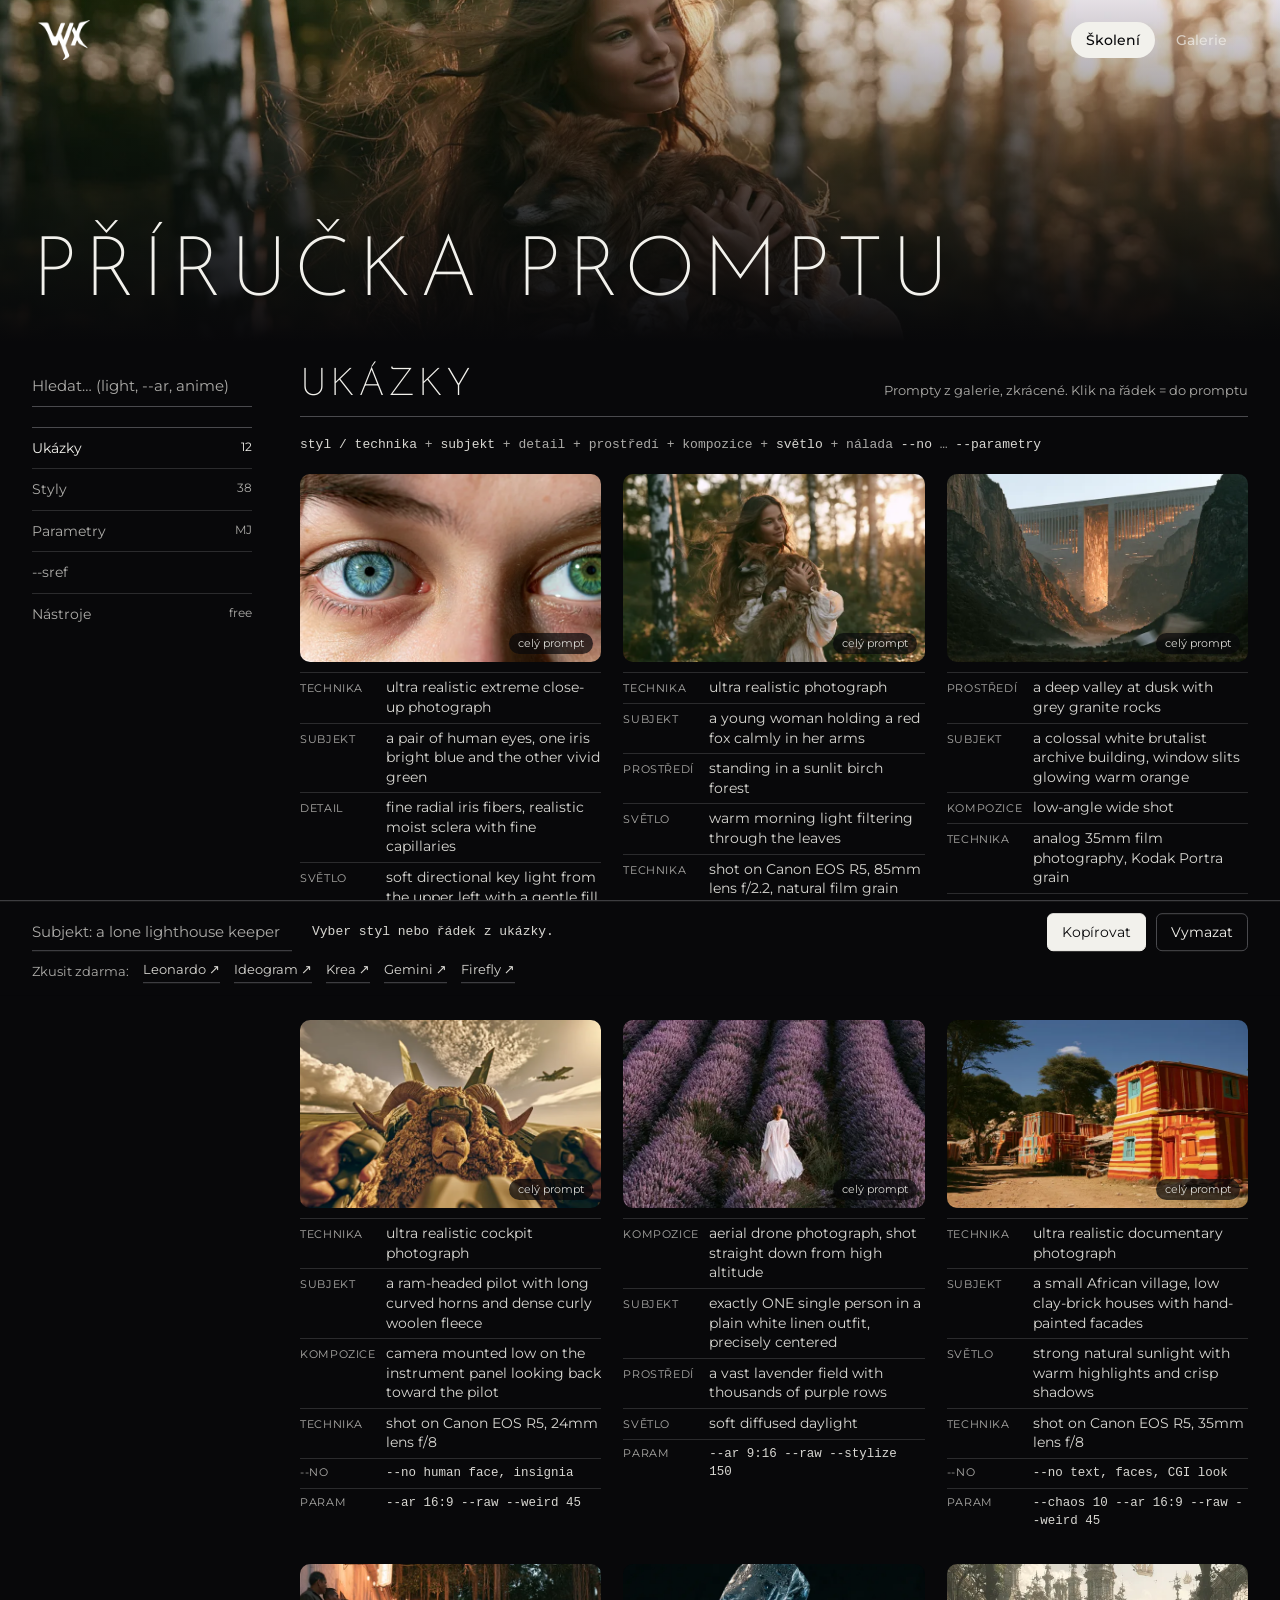
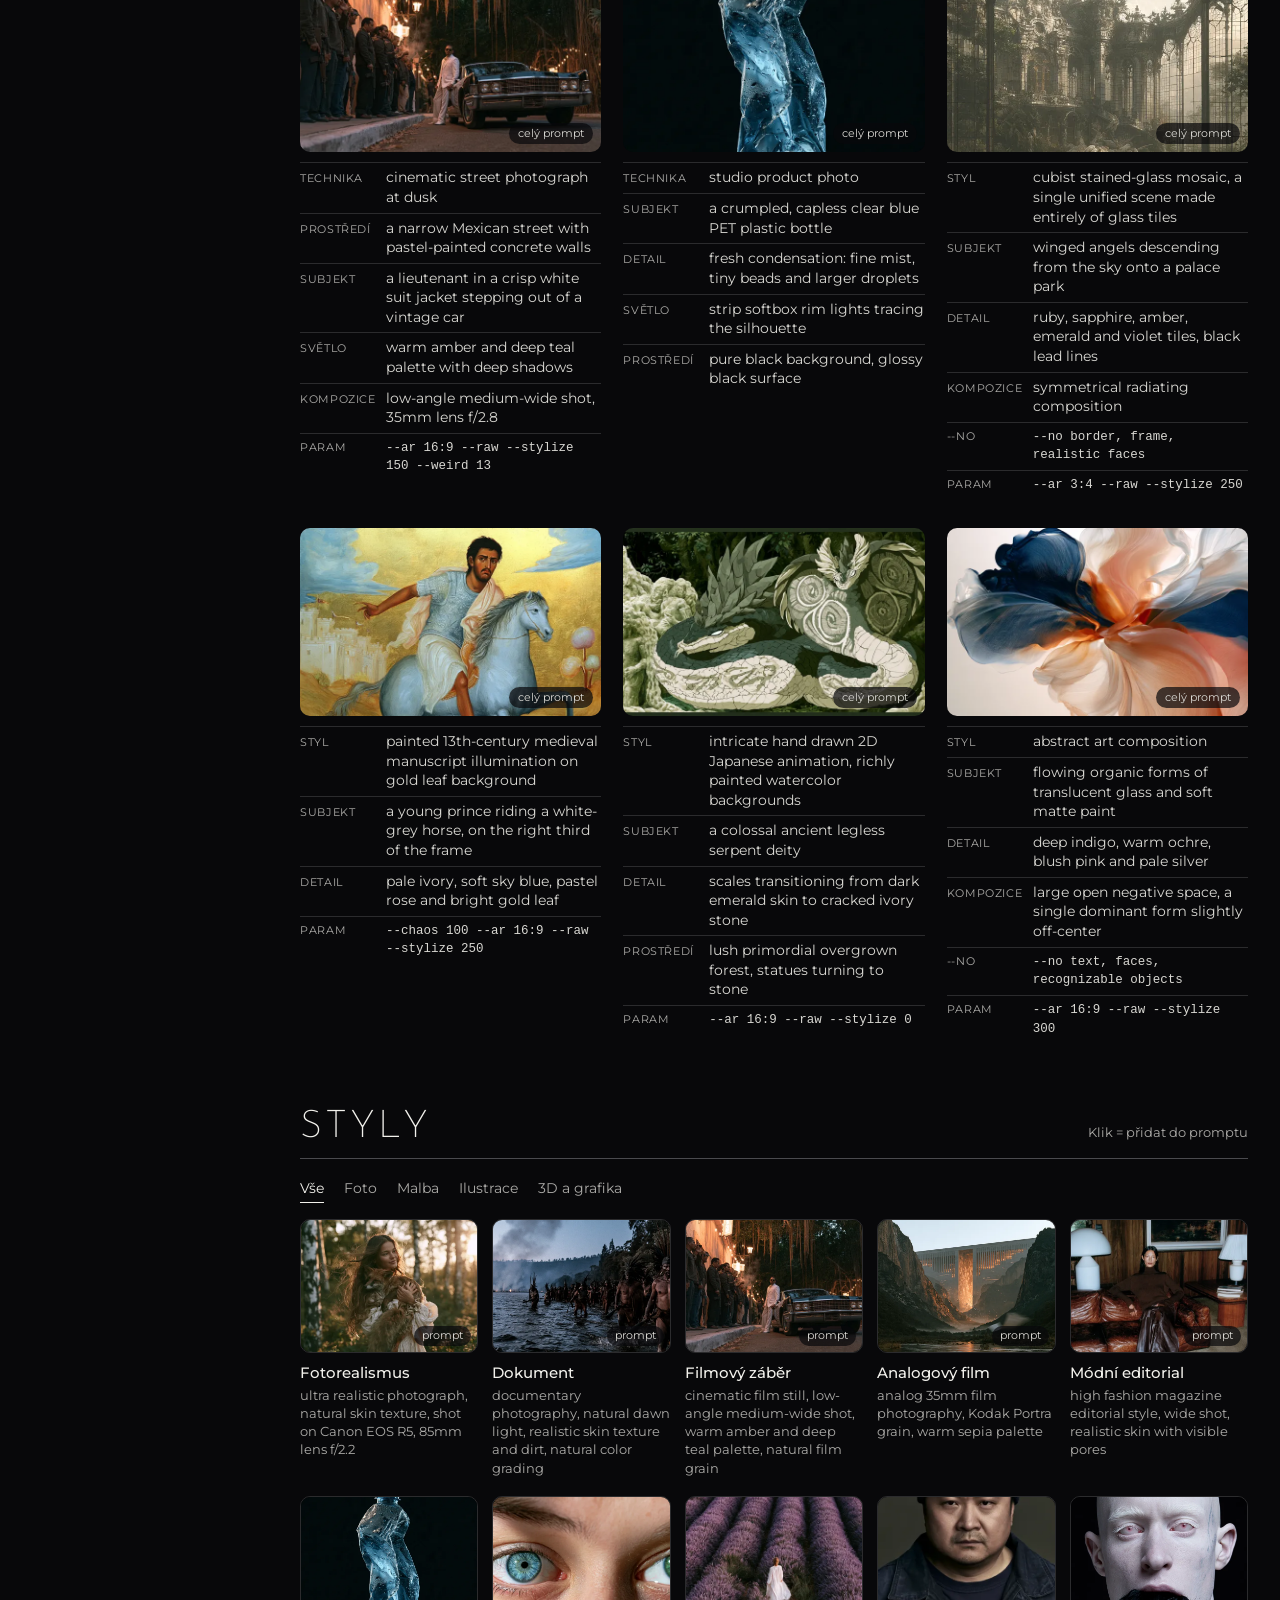
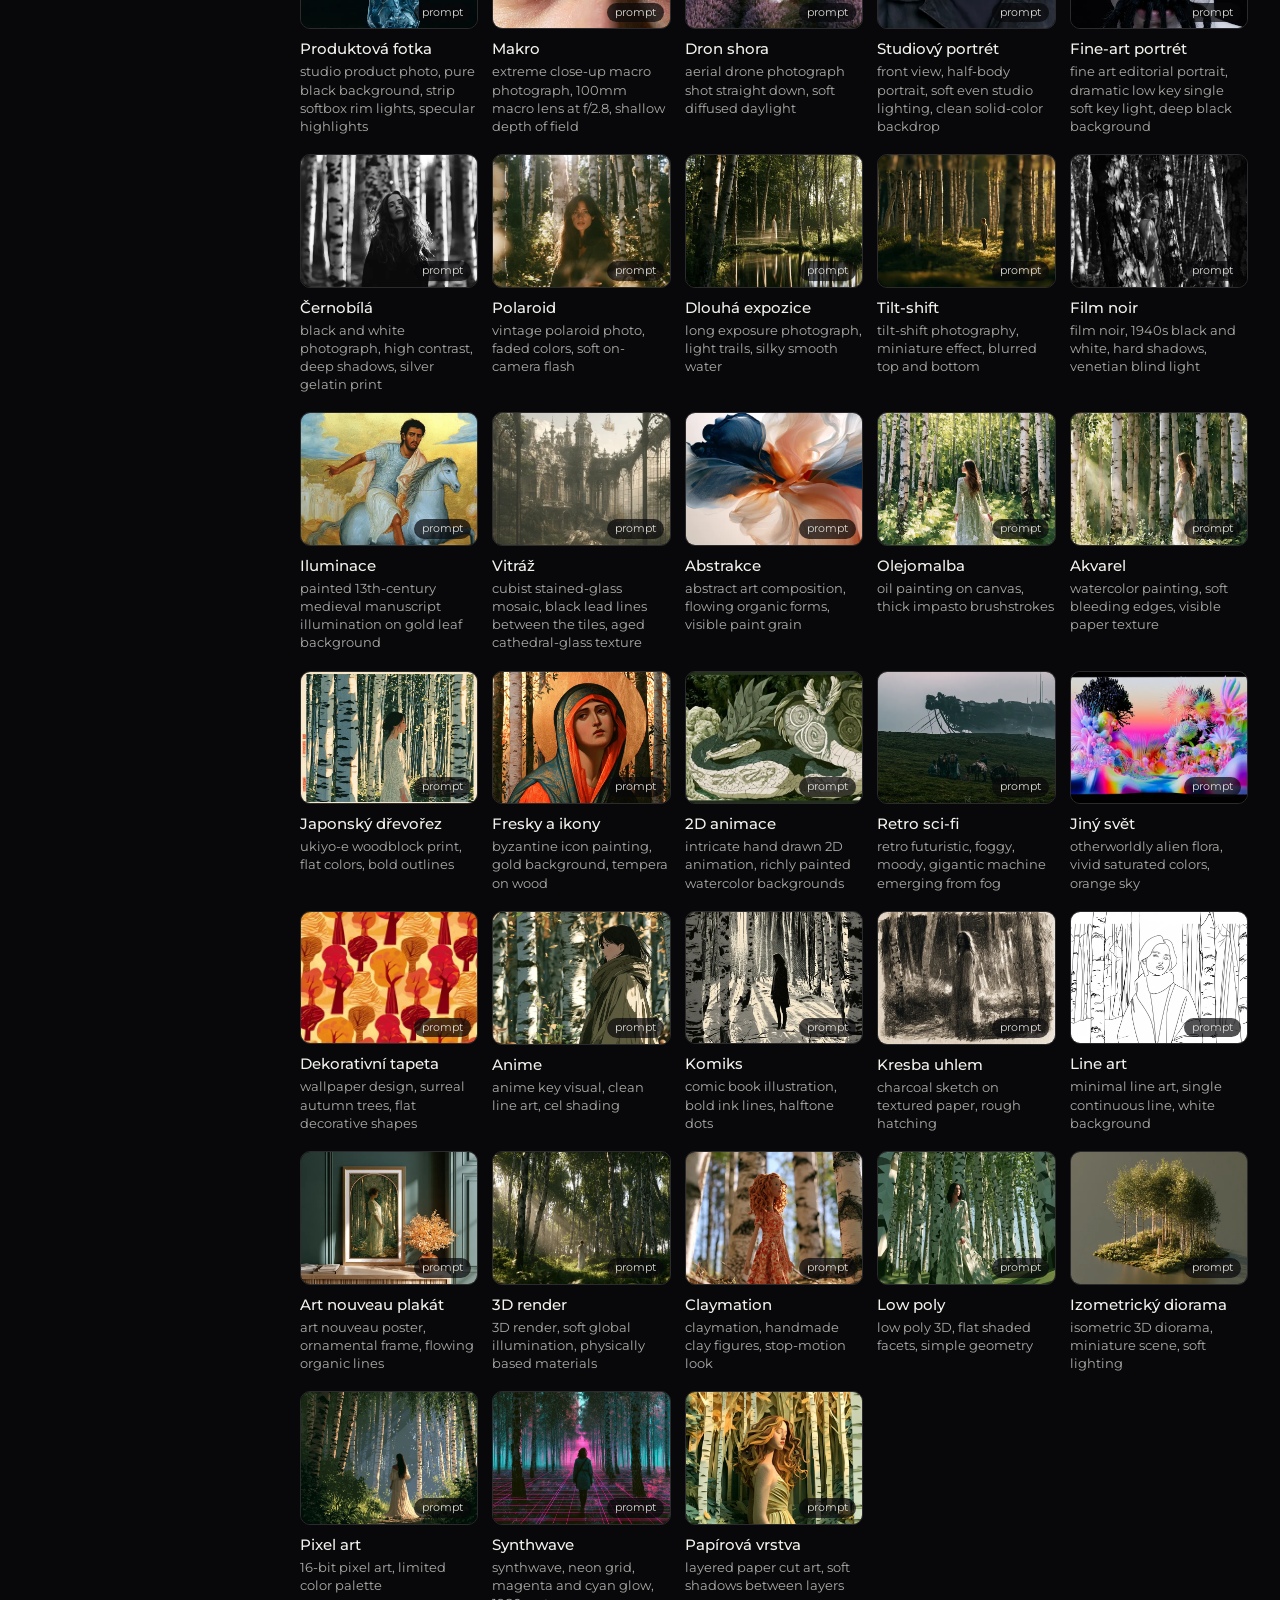
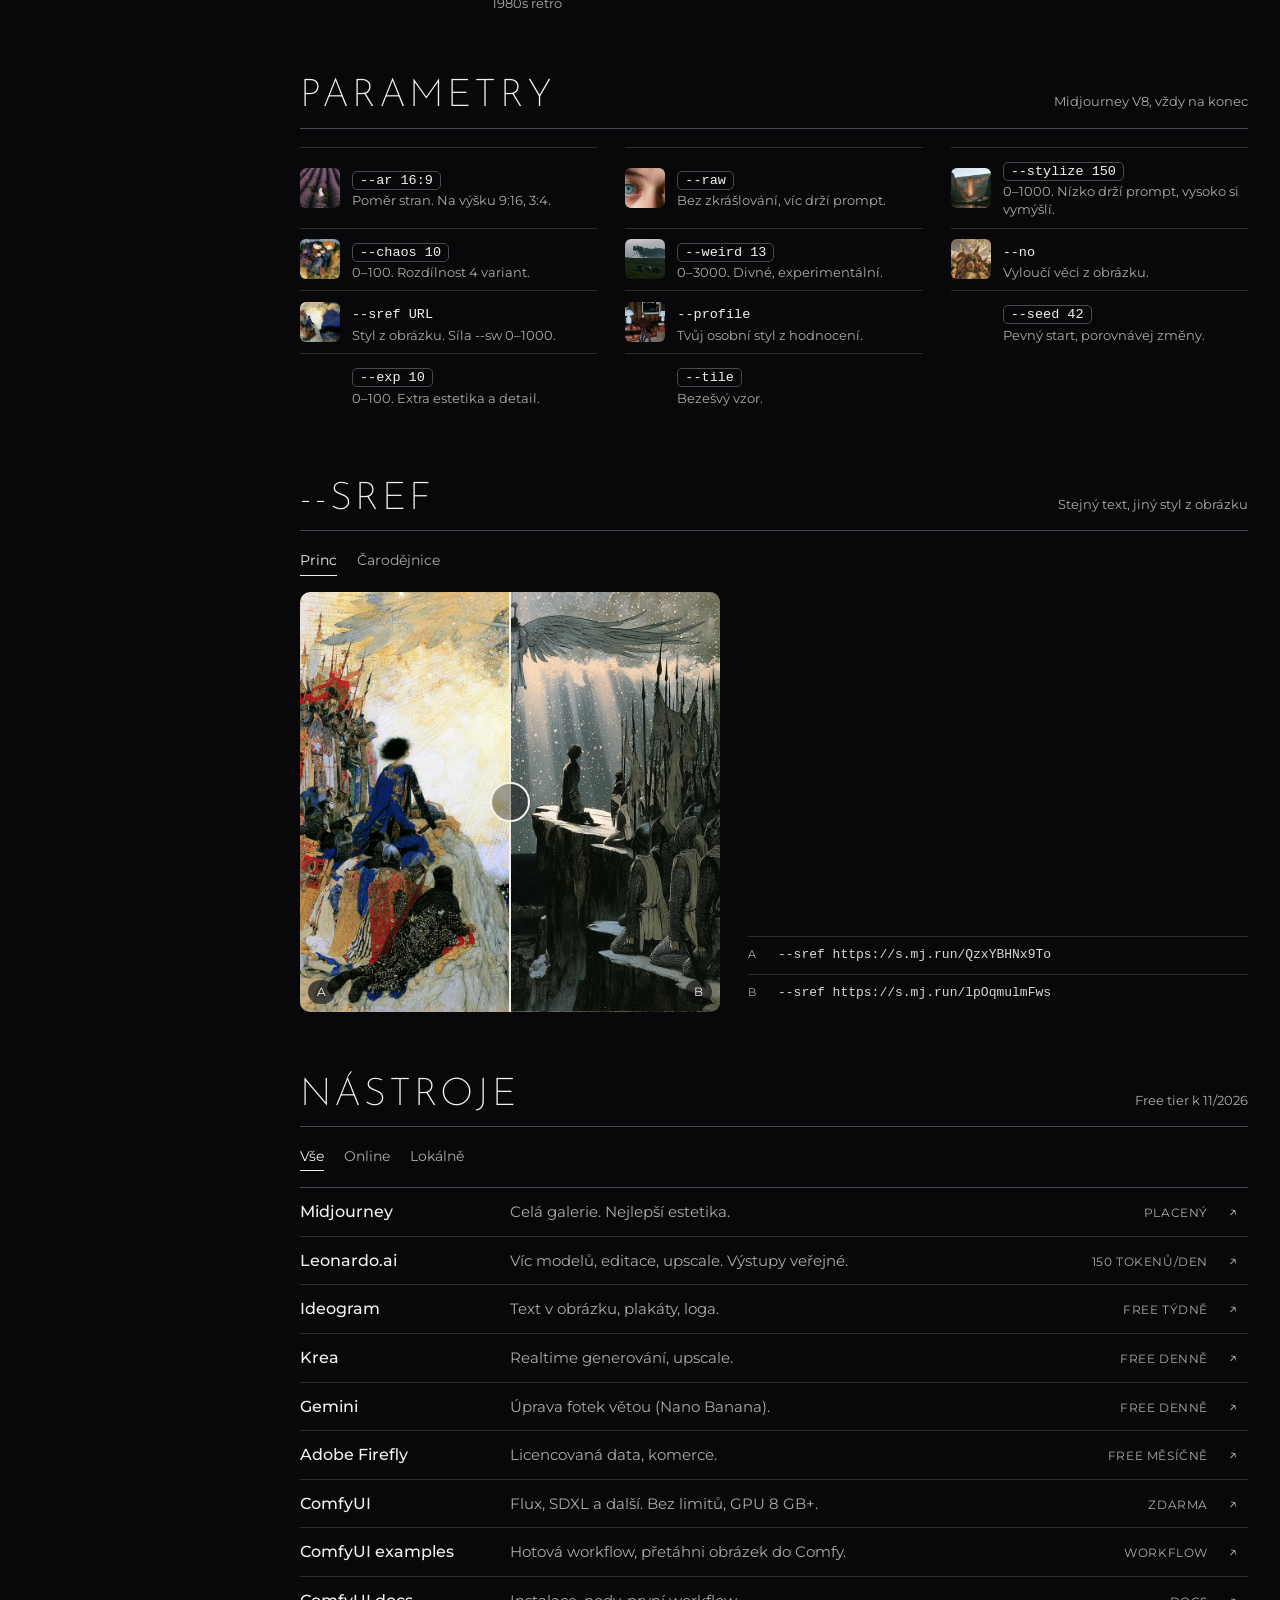
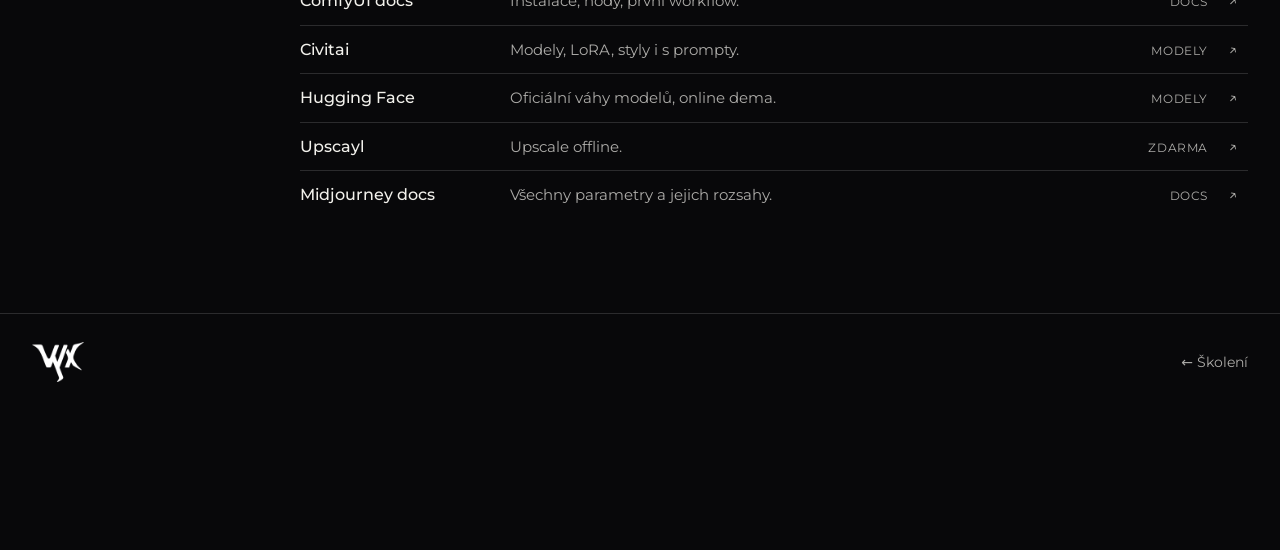
<file: tips.html>
<!doctype html><meta charset="utf-8"><title>Příručka promptu</title><link rel="canonical" href="/prompting/"><meta http-equiv="refresh" content="0;url=/prompting/"><script>location.replace("/prompting/"+location.hash)</script><a href="/prompting/">Příručka promptu</a>
</file>
<file: site.css>
.sitenav{position:absolute;top:0;left:0;right:0;z-index:10;display:flex;justify-content:space-between;align-items:center;padding:20px clamp(16px,3vw,40px)}
.sitenav .brand img{width:52px;height:40px;object-fit:contain;display:block}
.sitenav .links{display:flex;gap:6px}
.sitenav .links a{font:500 14px/1 Montserrat,system-ui,sans-serif;color:#f2f1ecb3;text-decoration:none;padding:10px 14px;border-radius:999px;border:1px solid transparent;transition:.2s}
.sitenav .links a:hover{color:#f2f1ec;border-color:#ffffff24}
.sitenav .links a.on{color:#08080a;background:#f2f1ec}
@media (max-width:560px){.sitenav .links a{padding:8px 10px;font-size:13px}.sitenav .links{gap:2px}}
.pagehead{position:relative;height:96px}
</file>
